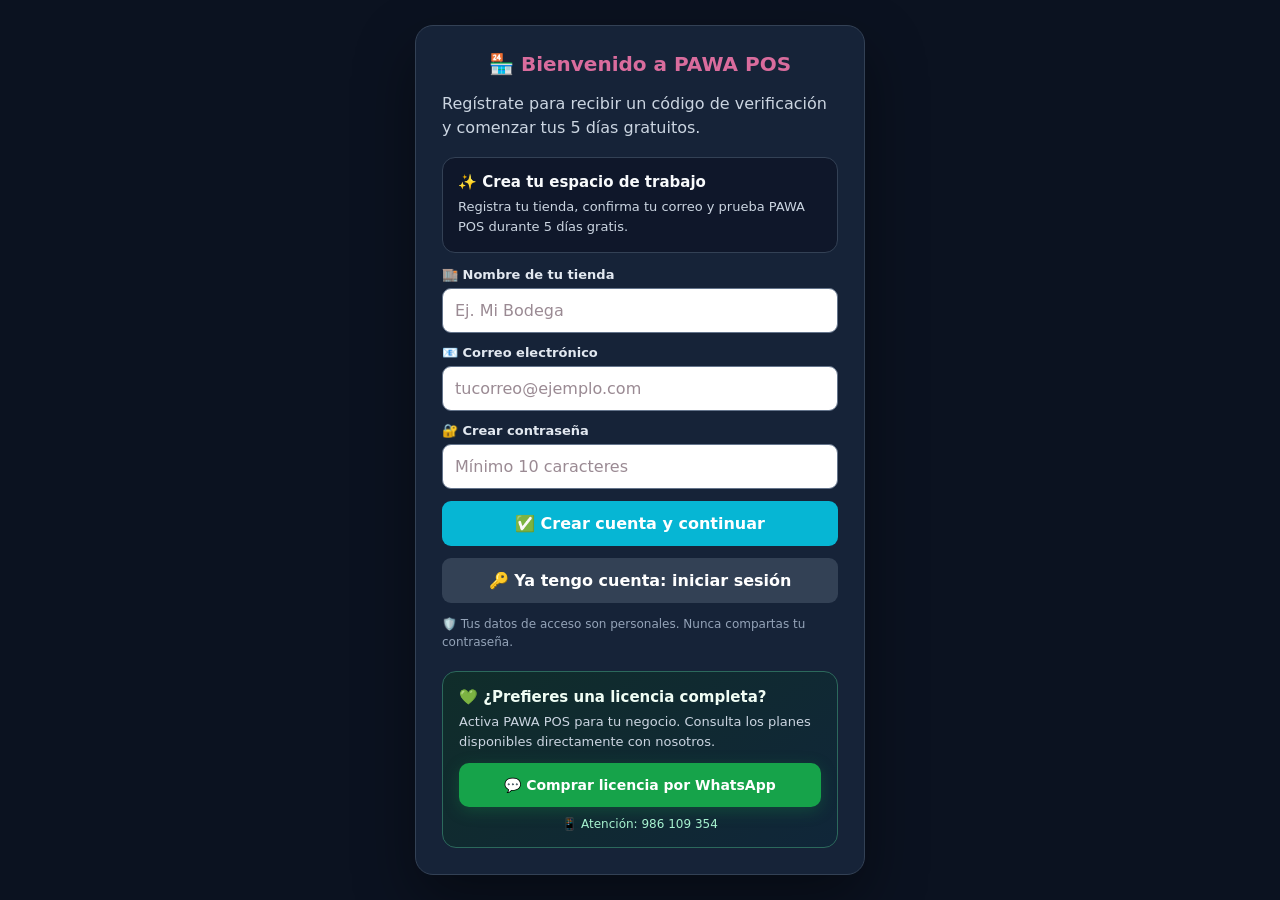
<file: index.html>
<!doctype html><html lang="es"><head><meta charset="utf-8"><meta name="viewport" content="width=device-width,initial-scale=1"><meta http-equiv="refresh" content="0;url=inicio.html"><title>PAWA POS</title>
<link rel="manifest" href="manifest.json?v=21">
<link rel="icon" type="image/png" href="pawa-favicon.png?v=21">
<link rel="apple-touch-icon" href="pawa-apple-touch-icon.png?v=21">
<meta name="apple-mobile-web-app-title" content="PAWA POS">
<meta name="application-name" content="PAWA POS">
<meta name="theme-color" content="#000000">
</head><body><a href="inicio.html">Abrir PAWA POS</a></body></html>
</file>
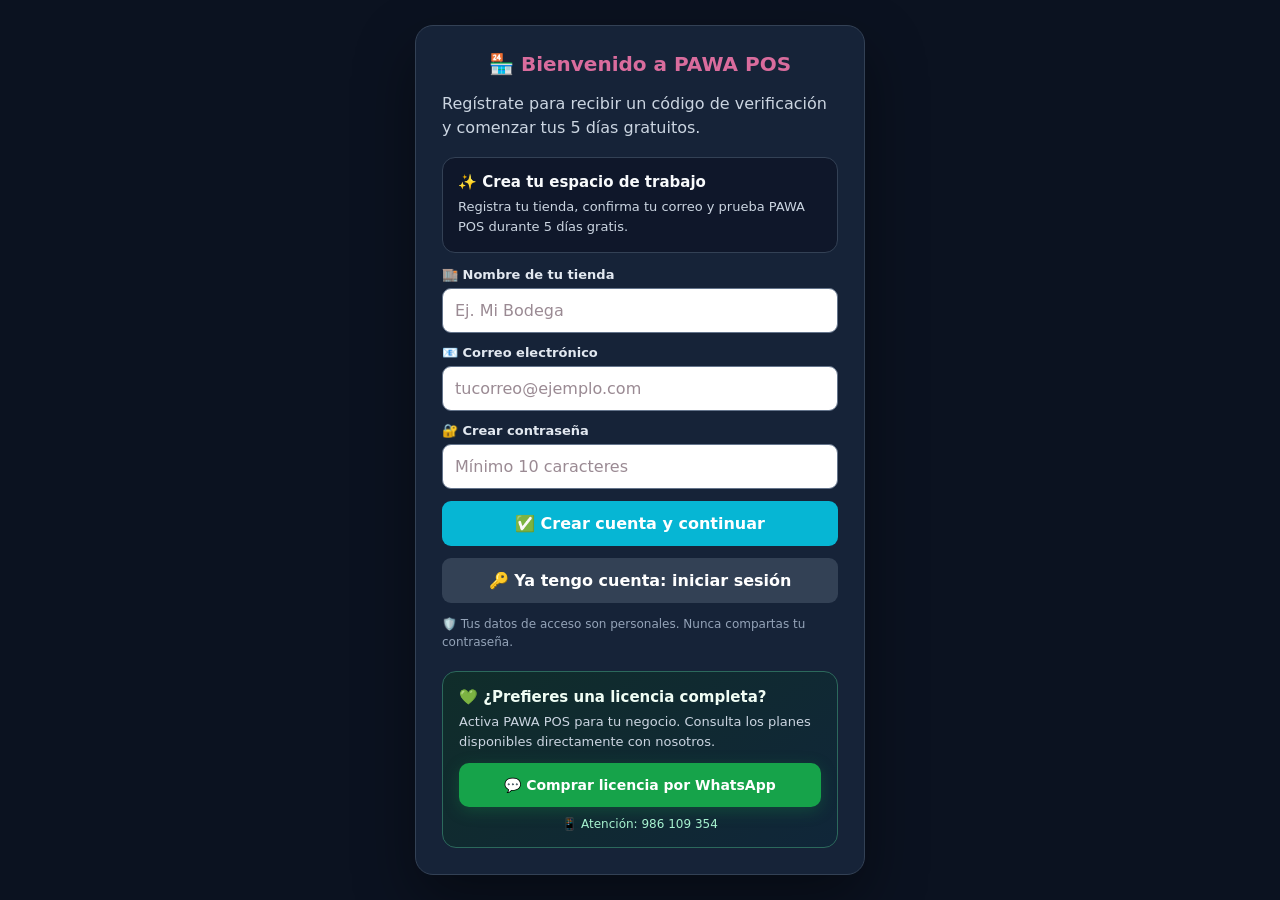
<file: administracion.html>
<!DOCTYPE html>
<html>
<head>
<script src="config-licencias.js?v=1"></script>
<script src="licencia-pos.js?v=20"></script>
<script src="cuenta-pawa.js?v=6"></script>
<meta name="viewport" content="width=device-width, initial-scale=1">
<link rel="stylesheet" href="estilos.css?v=89">
<link rel="stylesheet" href="pawa-paneles.css?v=6">
<title>Administración de tienda | PAWA POS</title>
<script src="acceso-panel-moderno.js?v=58"></script>

<link rel="manifest" href="manifest.json?v=21">
<link rel="icon" type="image/png" href="pawa-favicon.png?v=21">
<link rel="apple-touch-icon" href="pawa-apple-touch-icon.png?v=21">
<meta name="apple-mobile-web-app-title" content="PAWA POS">
<meta name="application-name" content="PAWA POS">
<meta name="theme-color" content="#000000">
</head>
<body class="pos-pro-admin" onload="verificarAccesoAdmin(); cargarAdmin()">
<nav class="pos-admin-sidebar" aria-label="Navegación principal">
  <div class="pos-admin-sidebar-brand"><span class="pos-admin-brand-icon">🏪</span><span><strong>POS</strong><small>Administración</small></span></div>
  <div class="pos-admin-side-links">
    <button type="button" data-admin-destino="menuAdmin" onclick="volverMenuAdmin()">⌂ <span>Resumen</span></button>
    <button type="button" data-admin-destino="panelProductos" onclick="mostrarApartadoAdmin('panelProductos')">📦<span>Productos</span></button>
    <button type="button" data-admin-destino="panelStock" onclick="mostrarApartadoAdmin('panelStock')">📋 <span>Inventario</span></button>
    <button type="button" data-admin-destino="panelTienda" onclick="mostrarApartadoAdmin('panelTienda')">🎨 <span>Diseño y tienda</span></button>
    <button type="button" data-admin-destino="panelRespaldo" onclick="mostrarApartadoAdmin('panelRespaldo')">💾<span>Respaldo</span></button>
  </div>
  <a class="pawa-cuenta-admin-link" href="mi-cuenta.html">♙ Mi cuenta</a>
  <a class="pos-admin-sidebar-inicio" href="inicio.html">← Volver a la tienda</a>
</nav>
<header class="pos-admin-header"><div class="pos-admin-header-inner"><div><small class="pos-admin-header-eyebrow">CENTRO DE CONTROL</small><h1>Administración</h1><p>Gestiona tu tienda desde un solo lugar</p></div><a class="pos-admin-regresar" href="inicio.html">⌂ <span>Ir a la tienda</span></a></div></header>
<div class="contenedor admin-contenedor">
  <section id="menuAdmin" class="admin-menu-principal">
   
  
    <p class="admin-descripcion">Consulta tus resultados y accede a las herramientas de tu negocio.</p>
    <div class="pos-pro-dashboard" id="resumenProfesional" aria-live="polite">
  <div class="pos-pro-dashboard-cabeza"><div><span class="pos-pro-sobretitulo">RESUMEN DE OPERACIONES</span><h3>Tu tienda hoy</h3></div><button type="button" id="actualizarDashboardPro">↻ Actualizar</button></div>
  <div class="pos-pro-kpis"><article><span>Ventas de hoy</span><strong id="proVentasHoy">—</strong></article><article><span>Ingresos del día</span><strong id="proIngresosHoy">—</strong></article><article><span>Productos con stock bajo</span><strong id="proStockBajo">—</strong></article><article><span>Valor de inventario*</span><strong id="proValorStock">—</strong></article></div>
  <div class="pos-pro-dashboard-pie"><div id="proMiniBarras" class="pos-pro-mini-barras"></div><small>*Valor estimado a precio de venta, no costo de adquisición. Las ventas se obtienen del historial guardado.</small></div>
</div>
<div class="admin-menu-opciones">
      <button type="button" class="admin-menu-opcion" onclick="mostrarApartadoAdmin('panelProductos')">
        <span class="admin-menu-icono">🛍️</span>
        <span class="admin-menu-titulo">PRODUCTOS</span>
        <span class="admin-menu-detalle">Crear, editar, buscar y eliminar productos</span>
        <span class="admin-menu-flecha">Abrir <span aria-hidden="true">↗</span></span>
      </button>
      <button type="button" class="admin-menu-opcion" onclick="mostrarApartadoAdmin('panelStock')">
        <span class="admin-menu-icono">📦</span>
        <span class="admin-menu-titulo">INVENTARIO / STOCK</span>
        <span class="admin-menu-detalle">Registrar existencias, reposiciones y productos con poco stock</span>
        <span class="admin-menu-flecha">Abrir <span aria-hidden="true">↗</span></span>
      </button>
      <button type="button" class="admin-menu-opcion" onclick="mostrarApartadoAdmin('panelTienda')">
        <span class="admin-menu-icono">🎨</span>
        <span class="admin-menu-titulo">DISEÑO Y DATOS DE LA TIENDA</span>
        <span class="admin-menu-detalle">Editar información, logotipo y colores</span>
        <span class="admin-menu-flecha">Abrir <span aria-hidden="true">↗</span></span>
      </button>
      <button type="button" class="admin-menu-opcion" onclick="mostrarApartadoAdmin('panelRespaldo')"><span class="admin-menu-icono">💾</span><span class="admin-menu-titulo">COPIAS DE SEGURIDAD</span><span class="admin-menu-detalle">Exportar datos y recuperar registros faltantes sin sobrescribir los actuales</span><span class="admin-menu-flecha">Abrir ↗</span></button>
    </div>
  </section>

  <div id="navegacionApartadoAdmin" class="admin-volver-contenedor" hidden>
    <button type="button" class="admin-volver" onclick="volverMenuAdmin()">← Volver al menú</button>
  </div>

  <main id="panelProductos" class="admin-panel" hidden>
    <section class="tarjeta">
      <h2>🛍️ Crear y editar productos</h2>
      <p class="admin-descripcion">Registra productos nuevos o modifica la información de los que ya tienes.</p>
      <label>Imagen del producto</label>
      <input type="file" id="productoInput" accept=".png,.jpg,.jpeg,.svg">
      <img id="productoVista" class="preview" alt="Imagen actual del producto">
      <label>Nombre del producto</label>
      <input id="nombreProducto" placeholder="Ejemplo: Ramo de rosas">
      <label>Código de barras (opcional)</label>
      <div class="admin-codigo-fila">
        <input id="codigoProducto" placeholder="Escanee o escriba un código">
        <button type="button" onclick="abrirEscanerProducto()">📷 Escanear</button>
      </div>
      <small>Si no coloca un código, el sistema generará uno automáticamente.</small>
      <label>Precio</label>
      <input id="precioProducto" type="number" min="0" step="0.01" placeholder="Ejemplo: 25.00">
      <label for="stockProducto" class="admin-stock-label">Stock inicial y unidad de venta</label>
      <div class="stock-unidad-fila">
        <input id="stockProducto" type="number" min="0" step="1" inputmode="numeric" placeholder="Cantidad (ej.: 20)" aria-label="Cantidad de stock inicial (opcional)">
        <select id="unidadProducto" aria-label="Unidad de medida para vender este producto">
          <option value="und">Unidad (und)</option>
          <option value="doc">Docena (doc)</option>
          <option value="ciento">Ciento</option>
          <option value="par">Par</option>
          <option value="caja">Caja</option>
          <option value="paq">Paquete (paq)</option>
          <option value="bolsa">Bolsa</option>
          <option value="kg">Kilogramo (kg)</option>
          <option value="g">Gramo (g)</option>
          <option value="L">Litro (L)</option>
          <option value="m">Metro (m)</option>
          <option value="rollo">Rollo</option>
          <option value="juego">Juego</option>
        </select>
      </div>
      <label for="categoriaProducto">Categoría (opcional)</label>
      <input id="categoriaProducto" maxlength="60" placeholder="Ejemplo: Bebidas, Abarrotes, Regalos">
      <div class="codigo">Código generado: <strong id="codigoVista">Se generará automáticamente</strong></div>
      <div class="admin-acciones-form">
        <button type="button" id="guardarProductoBtn" onclick="crearProducto()">CREAR PRODUCTO</button>
        <button type="button" class="admin-cancelar" id="cancelarEdicionBtn" onclick="cancelarEdicionProducto()" hidden>Cancelar edición</button>
      </div>
    </section>
    <section class="tarjeta">
      <h2>📦 Productos registrados</h2>
      <input id="buscadorAdmin" class="buscador" placeholder="🔎 Buscar por nombre o código" onkeyup="buscarAdmin()">
      <div id="listaProductos" class="grid"></div>
    </section>
  </main>

  <main id="panelStock" class="admin-panel" hidden>
    <section class="tarjeta inventario-pagina">
      <div class="inventario-cabecera"><div><h2>📦 Inventario de productos</h2><p class="admin-descripcion">Controla las unidades disponibles y registra nuevas entradas sin modificar precios ni boletas.</p></div><span id="inventarioConexion" class="inventario-estado">Actualizando catálogo…</span></div>
      <div id="inventarioResumen" class="inventario-resumen" aria-live="polite"></div>
      <div class="inventario-filtros">
        <input id="inventarioBuscar" class="buscador" placeholder="🔎 Buscar por nombre o código" oninput="renderizarInventario()" aria-label="Buscar inventario">
        <select id="inventarioFiltro" onchange="renderizarInventario()" aria-label="Filtrar inventario"><option value="todos">Todos los productos</option><option value="bajo">Stock bajo (1-4)</option><option value="agotado">Agotados (0)</option><option value="sin">Sin stock configurado</option></select>
      </div>
      <div id="inventarioLista" class="inventario-lista"></div>
      <section class="pos-pro-movimientos" aria-label="Movimientos del inventario"><div class="pos-pro-movimientos-cabecera"><h3>Últimos movimientos de stock</h3><button id="proActualizarMovimientos" type="button">↻ Actualizar</button></div><p class="pos-pro-ayuda">Incluye ventas y ajustes realizados desde esta versión. Los ajustes anteriores podrían no tener registro.</p><div id="proListaMovimientos" class="pos-pro-movimientos-lista">Consulta los movimientos registrados.</div></section>
      <p class="inventario-ayuda">Los productos sin stock configurado siguen funcionando como antes. Al ingresar su primera cantidad, el control de existencias queda activo para ese producto.</p>
    </section>
  </main>

  <main id="panelTienda" class="admin-panel" hidden>
    <section class="tarjeta">
      <h2>🏪 Datos de la tienda</h2>
      <p class="admin-descripcion">Edita la información que se muestra en tu tienda y en los comprobantes.</p>
      <label>Nombre de tienda</label>
      <input id="nombreTienda" placeholder="Nombre de la tienda">
      <label>Número de contacto</label>
      <input id="contactoTienda" placeholder="Ejemplo: 999999999">
      <label>Mensaje de la tienda</label>
      <input id="mensajeTienda" placeholder="Mensaje o descripción de la tienda">
      <label>Mensaje del comprobante</label>
      <input id="mensajeTicket" placeholder="Gracias por tu compra">
      <section class="pos-qr-admin">
        <header class="qr-head"><span class="qr-head-icon">▦</span><div><small>CONFIGURACIÓN DE COBROS</small><h3>Pagos con QR</h3><p>Administra los códigos que verán tus clientes al pagar con Yape o Plin.</p></div></header>
        <div class="pos-qr-admin-grid">
          <article class="pos-qr-admin-item qr-yape"><header class="qr-card-head"><span class="qr-brand">Y</span><div><h4>Yape</h4><small id="qrYapeEstado">Sin configurar</small></div></header><div class="qr-preview"><img id="qrYapeVista" class="pos-qr-admin-imagen" alt="QR de Yape" hidden><div id="qrYapeVacio" class="qr-empty"><span>▦</span><b>QR no configurado</b><small>Agrega la imagen de tu QR.</small></div></div><div class="qr-actions"><label for="qrYapeInput" class="qr-upload">Subir / cambiar QR</label><input type="file" id="qrYapeInput" accept="image/png,image/jpeg,image/webp"><button type="button" id="qrYapeQuitar" class="pos-qr-quitar">Quitar</button></div></article>
          <article class="pos-qr-admin-item qr-plin"><header class="qr-card-head"><span class="qr-brand">P</span><div><h4>Plin</h4><small id="qrPlinEstado">Sin configurar</small></div></header><div class="qr-preview"><img id="qrPlinVista" class="pos-qr-admin-imagen" alt="QR de Plin" hidden><div id="qrPlinVacio" class="qr-empty"><span>▦</span><b>QR no configurado</b><small>Agrega la imagen de tu QR.</small></div></div><div class="qr-actions"><label for="qrPlinInput" class="qr-upload">Subir / cambiar QR</label><input type="file" id="qrPlinInput" accept="image/png,image/jpeg,image/webp"><button type="button" id="qrPlinQuitar" class="pos-qr-quitar">Quitar</button></div></article>
        </div><p class="qr-admin-note">ⓘ Admite PNG, JPG o WebP. Pulsa <b>GUARDAR CAMBIOS</b> para aplicar la configuración.</p>
      </section>
      <section id="pawaConfigClaveAdmin" class="pawa-admin-security" aria-labelledby="pawaAdminTitulo">
        <header class="pawa-security-head">
          <span class="pawa-security-icon" aria-hidden="true">🔐</span>
          <div><span class="pawa-eyebrow">SEGURIDAD DE TU NEGOCIO</span><h3 id="pawaAdminTitulo">Acceso de administración</h3><p>Protege la configuración de tu tienda y el acceso a los paneles restringidos.</p></div>
          <span id="pawaAdminBadge" class="pawa-security-badge">Consultando…</span>
        </header>
        <p id="pawaAdminEstado" class="pawa-security-notice" role="status" aria-live="polite">Consultando configuración…</p>
        <div class="pawa-security-fields">
          <div class="pawa-admin-field" id="pawaAdminActualWrap">
            <label for="pawaAdminActual">Contraseña actual</label>
            <input id="pawaAdminActual" type="password" autocomplete="current-password" placeholder="Tu contraseña actual">
          </div>
          <div class="pawa-admin-field"><label for="pawaAdminNueva">Nueva contraseña</label><input id="pawaAdminNueva" type="password" autocomplete="new-password" minlength="4" maxlength="128" placeholder="Mínimo 4 caracteres"><small>Se aceptan desde 4 caracteres; se recomienda una contraseña más larga.</small></div>
          <div class="pawa-admin-field"><label for="pawaAdminConfirmar">Confirmar contraseña</label><input id="pawaAdminConfirmar" type="password" autocomplete="new-password" minlength="4" maxlength="128" placeholder="Repite la nueva contraseña"></div>
        </div>
        <div class="pawa-security-footer"><span>🛡️ La contraseña se almacena protegida en Neon y es independiente de tu cuenta PAWA.</span><button id="pawaAdminGuardarClave" type="button">Guardar contraseña <span aria-hidden="true">→</span></button></div>
      </section>
      <label>Logo de la tienda</label>
      <input type="file" id="logoInput" accept=".png,.jpg,.jpeg,.svg">
      <img id="logoVista" class="preview" alt="Vista previa del logo">
      <div class="pawa-marca-fija" style="margin-top:14px;padding:14px;border-radius:12px;border:1px solid #d5dbe3;background:#f8fafc;color:#172033;display:flex;align-items:center;gap:12px"><img src="pawa-icon-192.png" alt="Logo oficial PAWA POS" style="width:56px;height:56px;border-radius:12px"><div><strong>PAWA POS · Identidad de la aplicación</strong><div style="font-size:13px;margin-top:4px">Nombre e icono de instalación oficiales, no modificables. El logo de tu tienda de arriba sigue siendo independiente.</div></div></div>
    </section>
    <section class="tarjeta">
      <h2>🎨 Colores de la tienda</h2>
      <div class="pos-pro-temas" aria-label="Temas prediseñados"><strong>Temas rápidos</strong><div class="pos-pro-temas-opciones"><button type="button" data-tema-pro="claro">◯ Claro</button><button type="button" data-tema-pro="elegante">◉ Elegante</button><button type="button" data-tema-pro="noche">◐ Noche</button><button type="button" data-tema-pro="original">↶ Original</button></div><small>Prueba un tema y pulsa GUARDAR CAMBIOS para conservarlo.</small></div>
      <p class="admin-descripcion">Cambia los colores y revisa la vista previa antes de guardar.</p>
      <div class="panel-colores">
        <div class="opcion-color"><label for="colorFondo">Color 1: fondo de la tienda</label><input type="color" id="colorFondo" value="#fff7fb" oninput="previsualizarColores()"></div>
        <div class="opcion-color"><label for="colorPrincipal">Color 2: textos principales</label><input type="color" id="colorPrincipal" value="#d96c9d" oninput="previsualizarColores()"></div>
        <div class="opcion-color"><label for="colorProducto">Color 3: fondos de recuadros</label><input type="color" id="colorProducto" value="#ffffff" oninput="previsualizarColores()"></div>
        <div class="opcion-color"><label for="colorDatos">Color 4: códigos, precios y textos pequeños</label><input type="color" id="colorDatos" value="#4d3040" oninput="previsualizarColores()"></div>
        <div class="opcion-color"><label for="colorContorno">Color 5: contorno de tarjetas de productos</label><input type="color" id="colorContorno" value="#d8c2ce" oninput="previsualizarColores()"></div>
        <div class="opcion-color"><label for="colorBordes">Color 6: bordes de paneles y formularios</label><input type="color" id="colorBordes" value="#e7d8e1" oninput="previsualizarColores()"></div>
        <div class="opcion-color"><label for="colorSuave">Color 7: fondos secundarios y elementos destacados</label><input type="color" id="colorSuave" value="#f8eef4" oninput="previsualizarColores()"></div>
        <div class="opcion-color"><label for="colorNombreProducto">Color 8: nombre del producto en las tarjetas</label><input type="color" id="colorNombreProducto" value="#303646" oninput="previsualizarColores()"></div>
      </div>
      <div id="vistaPreviaColores" class="admin-vista-colores">
        <strong>Vista previa de tu tienda</strong>
        <div class="admin-vista-producto"><span class="vista-nombre-producto">Producto de ejemplo</span><small>Código: DM-0001</small><b>S/. 25.00</b></div>
        <div class="pos-v27-vista-secundaria"><span>Resumen · Color 7</span><small>Contorno · Color 6</small></div>
        <button type="button" tabindex="-1">Botón de ejemplo</button>
        <small>Contorno normal: color 5 · Stock bajo: amarillo · Agotado: rojo</small>
      </div>
      <p id="estadoColores" class="admin-estado" aria-live="polite"></p>
      <div class="admin-acciones-form">
        <button type="button" onclick="guardarTienda()">GUARDAR CAMBIOS</button>
        <button type="button" class="admin-cancelar" onclick="restaurarColores()">Restaurar colores</button>
      </div>
    </section>
  </main>
  <main id="panelRespaldo" class="admin-panel" hidden>
    <section class="tarjeta pos-v25-respaldo">
      <h2>💾 Copias de seguridad</h2>
      <p class="admin-descripcion">Descarga un archivo JSON privado con productos, ventas y movimientos del almacenamiento local. Contiene datos de clientes; guárdalo en un lugar seguro.</p>
      <button type="button" id="posExportarRespaldo" class="pos-v25-accion">↓ Descargar respaldo completo</button>
    </section>
    <section class="tarjeta pos-v25-respaldo">
      <h2>🔄 Recuperación controlada</h2>
      <p class="admin-descripcion">Selecciona un respaldo generado por este POS. La recuperación solo crea productos y ventas que no existan. No modifica productos o ventas existentes, ni vuelve a descontar stock. Los movimientos se guardan en el archivo para auditoría, pero no se reimportan.</p>
      <label for="posArchivoRespaldo">Archivo de respaldo (.json)</label>
      <input type="file" accept=".json,application/json" id="posArchivoRespaldo">
      <button type="button" id="posRestaurarRespaldo" class="pos-v25-accion" disabled>Recuperar registros faltantes</button>
      <p id="posRespaldoEstado" role="status" aria-live="polite">No hay un archivo seleccionado.</p>
    </section>
  </main>
</div>
<script>
function marcarNavegacionAdmin(id) {
  document.querySelectorAll("[data-admin-destino]").forEach(b => {
    const activo = b.dataset.adminDestino === id;
    b.classList.toggle("activo", activo);
    if(activo) b.setAttribute("aria-current", "page"); else b.removeAttribute("aria-current");
  });
}
marcarNavegacionAdmin("menuAdmin");
function mostrarApartadoAdmin(id) {
  marcarNavegacionAdmin(id);
  document.getElementById('menuAdmin').hidden = true;
  document.getElementById('navegacionApartadoAdmin').hidden = false;
  document.querySelectorAll('.admin-panel').forEach(panel => {
    panel.hidden = panel.id !== id;
  });
  // Al abrir Inventario se muestra el catálogo sin solicitar un código.
  if(id === 'panelStock') {
    if(typeof window.renderizarInventario === 'function') window.renderizarInventario();
    if(typeof cargarProductosDesdeFirebase === 'function') {
      cargarProductosDesdeFirebase().then(ok => {
        if(ok && typeof window.renderizarInventario === 'function') window.renderizarInventario();
      });
    }
  }
  window.scrollTo({top: 0, behavior: 'smooth'});
}
function volverMenuAdmin() {
  marcarNavegacionAdmin("menuAdmin");
  document.querySelectorAll('.admin-panel').forEach(panel => panel.hidden = true);
  document.getElementById('navegacionApartadoAdmin').hidden = true;
  document.getElementById('menuAdmin').hidden = false;
  window.scrollTo({top: 0, behavior: 'smooth'});
}
function cancelarEdicionProducto() {
  if (typeof productoEditando !== 'undefined') productoEditando = null;
  ['nombreProducto','codigoProducto','precioProducto','stockProducto','unidadProducto','categoriaProducto'].forEach(id => { const campo=document.getElementById(id); if(campo) campo.value=''; });
  const unidad=document.getElementById('unidadProducto');if(unidad)unidad.value='und';
  const stock=document.getElementById('stockProducto');if(stock)delete stock.dataset.stockOriginal;
  const img=document.getElementById('productoVista'); if(img) img.removeAttribute('src');
  if (typeof imagenProducto !== 'undefined') imagenProducto='';
  const btn=document.getElementById('guardarProductoBtn'); if(btn){btn.textContent='CREAR PRODUCTO';btn.setAttribute('onclick','crearProducto()');}
  const cancelar=document.getElementById('cancelarEdicionBtn'); if(cancelar) cancelar.hidden=true;
}
</script>
<script src="firebase-cloud.js?v=21"></script>
<script src="seguridad-pos-v25.js?v=69"></script>
<script src="tema.js?v=67"></script>
<script src="stock-alertas.js?v=88"></script>
<script src="app.js?v=21"></script>
<script src="inventario.js?v=56"></script>
<script src="transparencia-productos.js?v=6"></script>
<script src="ticket_canvas.js?v=111"></script>
<script src="respaldo-pos-v25.js?v=56"></script>
<script src="pos-profesional.js?v=67"></script>
<script src="qr-pagos.js?v=2"></script>
<nav class="pos-pro-bottom-nav" aria-label="Navegación móvil">
  <a href="inicio.html">⌂<span>Inicio</span></a>
  <a href="scanner.html"><span class="icono-escaner">[ ||| ]</span><span>Escáner</span></a>
  <a href="control_pedidos.html"><span class="icono-ventas">🧾</span><span>Ventas</span></a>
  <a class="activo" href="administracion.html" aria-current="page">⚙<span>Admin</span></a>
  <a class="pawa-cuenta-nav" href="mi-cuenta.html">♙<span>Mi cuenta</span></a>
</nav><script src="clave-admin-pawa.js?v=2"></script>
</body>
</html>
</file>
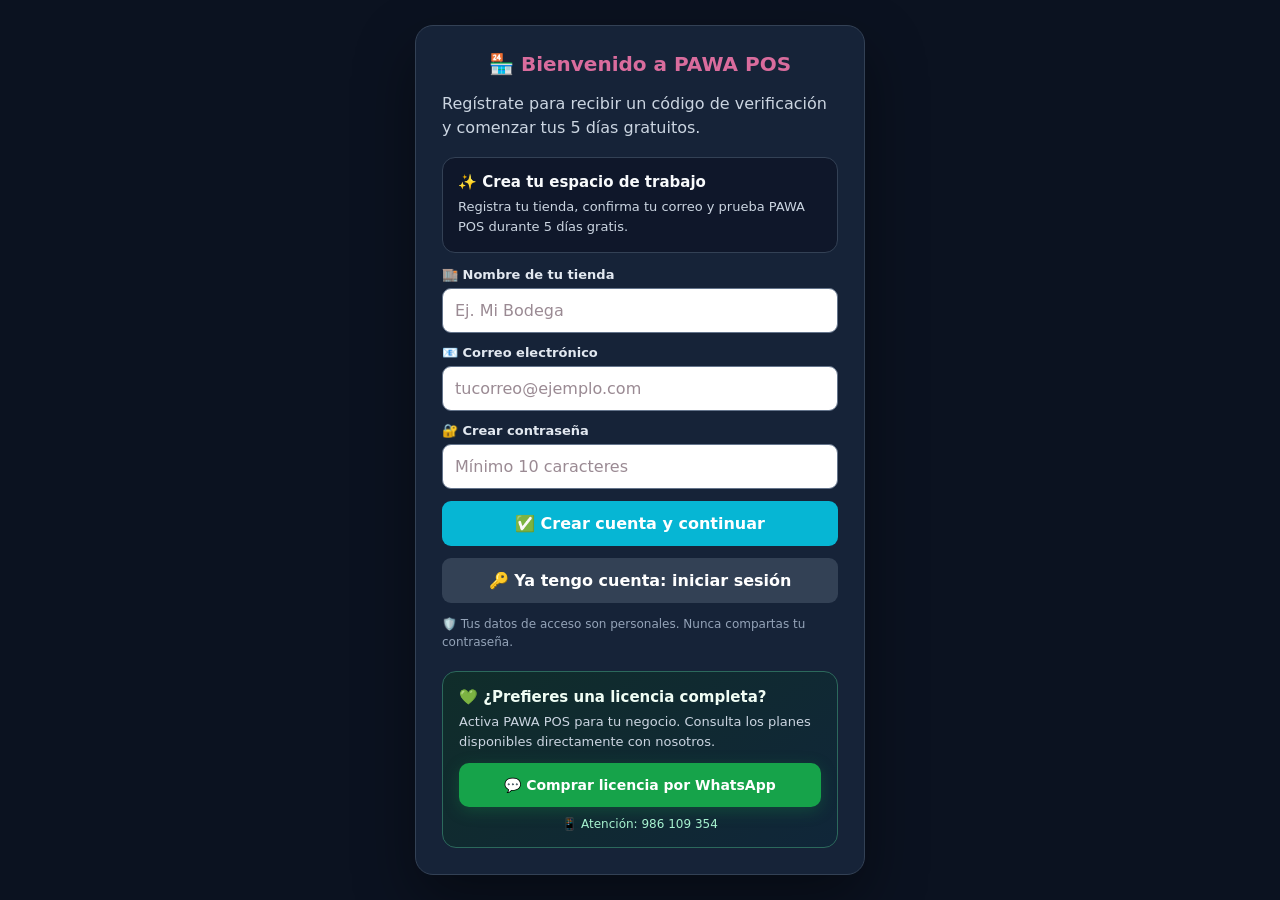
<file: control_pedidos.html>
<!doctype html>
<html lang="es">
<head>
<script src="config-licencias.js?v=1"></script>
<script src="licencia-pos.js?v=20"></script>
<script src="cuenta-pawa.js?v=6"></script>
<meta charset="utf-8">
<meta name="viewport" content="width=device-width,initial-scale=1">
<title>Ventas | PAWA POS</title>
<link rel="stylesheet" href="estilos.css?v=76">
<script src="tema.js?v=67" defer></script>
<script src="acceso-panel-moderno.js?v=58"></script>

<link rel="manifest" href="manifest.json?v=21">
<link rel="icon" type="image/png" href="pawa-favicon.png?v=21">
<link rel="apple-touch-icon" href="pawa-apple-touch-icon.png?v=21">
<meta name="apple-mobile-web-app-title" content="PAWA POS">
<meta name="application-name" content="PAWA POS">
<meta name="theme-color" content="#000000">
</head>
<body class="pagina-historial pagina-ventas-pro pos-ventas-v24">
<nav class="ventas-pro-sidebar" aria-label="Navegación principal">
  <div class="ventas-pro-brand"><span aria-hidden="true">🏪</span><div><strong>POS</strong><small>Punto de venta</small></div></div>
  <span class="ventas-pro-menu-label">ESPACIO DE TRABAJO</span>
  <a href="inicio.html">⌂ <span>Inicio</span></a>
  <a href="scanner.html">[ ||| ] <span>Escáner</span></a>
  <a href="control_pedidos.html" class="activo" aria-current="page">🛍️ <span>Ventas</span></a>
  <a href="administracion.html">⚙ <span>Administración</span></a>
  <a href="mi-cuenta.html" class="pawa-cuenta-nav">♙ <span>Mi cuenta</span></a>
  <div class="ventas-pro-sidebar-footer">Historial, reportes y reimpresión de boletas</div>
</nav>
<header class="ventas-pro-header"><div><span class="ventas-pro-eyebrow">PUNTO DE VENTA · REPORTES</span><h1>Ventas y boletas</h1><p>Controla tus ingresos, consulta movimientos y reimprime comprobantes.</p></div><a href="inicio.html" class="ventas-pro-header-link">⌂ Inicio</a></header>
<main class="ventas-contenedor" id="panelVentas" hidden>
  <div class="ventas-barra"><a class="ventas-volver" href="inicio.html">← Volver al inicio</a><button type="button" id="actualizarVentas">↻ Actualizar</button></div>
  <section class="ventas-filtros" aria-label="Filtros de ventas">
    <label>Fecha de venta <input type="date" id="fechaVentas"></label>
    <label>Buscar venta <input type="search" id="buscadorPedidos" placeholder="Número, cliente, DNI o producto"></label>
    <div class="ventas-filtro-acciones"><button type="button" id="ventasHoy">Hoy</button><button type="button" id="ventasAyer">Ayer</button><button type="button" id="ventasUltimos7">7 días</button><button type="button" id="ventasTodas">Todas</button></div>
  </section>
<section class="ventas-resumen" aria-label="Resumen de ventas">
    <article><span>Ventas registradas</span><strong id="cantidadVentas">0</strong></article>
    <article><span>Total vendido</span><strong id="totalVentas">S/ 0.00</strong></article>
    <article><span>Artículos vendidos</span><strong id="articulosVentas">0</strong></article>
    <article><span>Ticket promedio</span><strong id="promedioVentas">S/ 0.00</strong></article>
  </section>
  <section class="pos-pro-reportes ventas-pro-reportes" aria-label="Reportes de ventas">
    <div class="ventas-pro-reporte-cabeza"><div><span class="ventas-pro-eyebrow">ANÁLISIS COMERCIAL</span><h2>Reportes y estadísticas</h2><p>Los reportes utilizan el mismo historial que las boletas. Los periodos se calculan con la fecha seleccionada arriba.</p></div></div>
    <div class="pos-pro-reporte-acciones"><label class="ventas-pro-periodo">Periodo del reporte <select id="proPeriodoVentas" aria-label="Periodo del reporte"><option value="dia">Día seleccionado</option><option value="semana">Semana de la fecha</option><option value="mes">Mes de la fecha</option><option value="todas">Todas las fechas</option></select></label><button id="proExportarCSV" type="button">↓ Excel (CSV)</button><button id="proImprimirReporte" type="button">⎙ Imprimir / PDF</button></div>
    <div class="ventas-pro-reporte-kpis"><div><span>Ventas del periodo</span><strong id="proReporteVentas">0</strong></div><div><span>Ingresos</span><strong id="proReporteTotal">S/ 0.00</strong></div><div><span>Ticket promedio</span><strong id="proReportePromedio">S/ 0.00</strong></div></div>
    <div class="ventas-pro-analisis-grid"><section class="ventas-pro-analisis"><h3>Ventas por fecha</h3><div id="proGraficoVentas" class="ventas-pro-grafico" role="img" aria-label="Gráfico de ingresos por fecha"></div></section><section class="ventas-pro-analisis"><h3>Cobros por método</h3><div id="proResumenMetodos" class="pos-pro-metodos-resumen"></div></section></div>
    <section class="ventas-pro-top"><h3>Productos más vendidos</h3><div id="proTopProductos" class="pos-pro-top-productos"></div></section>
  </section>
  <div class="ventas-titulo"><h2 id="tituloVentas">Ventas del día</h2><span id="estadoVentas" role="status"></span></div>
  <div id="listaPedidos" class="ventas-listado"></div>
</main>
<div id="ticket" class="ticket" style="display:none" aria-label="Vista previa de boleta"></div>
<script src="firebase-cloud.js?v=21"></script>
<script src="seguridad-pos-v25.js?v=69"></script>
<script src="boleta-supermercado.js?v=114"></script>
<script src="ticket_canvas.js?v=114"></script>
<script src="historial-ventas.js?v=57"></script>
<script src="ventas-reportes-v24.js?v=55"></script>
<script>if('serviceWorker' in navigator)navigator.serviceWorker.register('service-worker.js?v=21',{updateViaCache:'none'});</script>
<nav class="pos-pro-bottom-nav" aria-label="Navegación móvil">
  <a href="inicio.html">⌂<span>Inicio</span></a>
  <a href="scanner.html"><span class="icono-escaner">[ ||| ]</span><span>Escáner</span></a>
  <a class="activo" href="control_pedidos.html" aria-current="page"><span class="icono-ventas">🧾</span><span>Ventas</span></a>
  <a href="administracion.html">⚙<span>Admin</span></a>
  <a class="pawa-cuenta-nav" href="mi-cuenta.html">♙<span>Mi cuenta</span></a>
</nav></body></html>
</file>
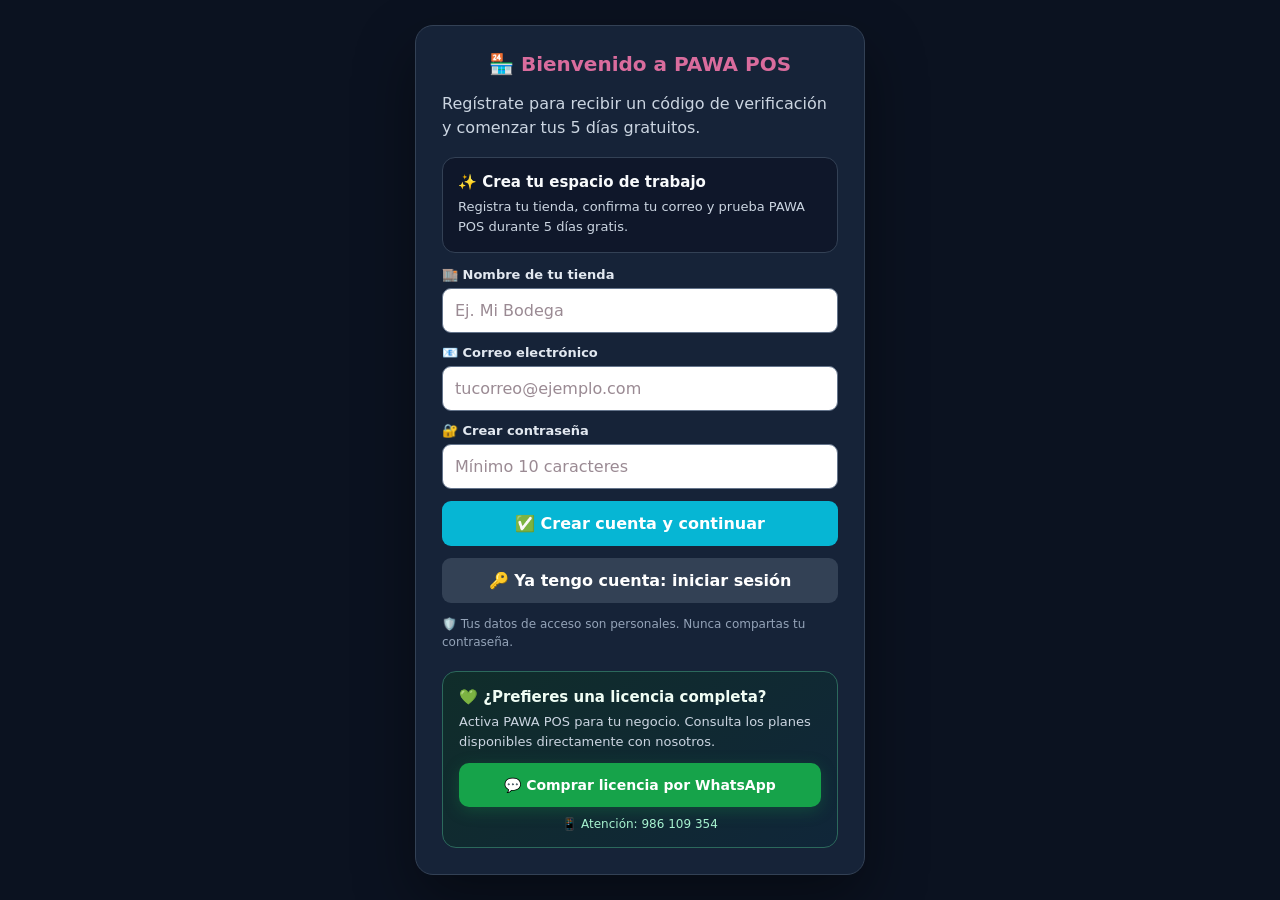
<file: inicio.html>
<!doctype html>
<html>
<head>
<title>PAWA POS</title>
<script src="config-licencias.js?v=1"></script>
<script src="licencia-pos.js?v=20"></script>
<script src="cuenta-pawa.js?v=6"></script>
<meta name="viewport" content="width=device-width,initial-scale=1">
<link rel="stylesheet" href="estilos.css?v=91">
<script src="tema.js?v=67" defer></script>
<script src="acceso-panel-moderno.js?v=58"></script>



<link rel="manifest" href="manifest.json?v=21">
<link rel="icon" type="image/png" href="pawa-favicon.png?v=21">
<link rel="apple-touch-icon" href="pawa-apple-touch-icon.png?v=21">
<meta name="apple-mobile-web-app-title" content="PAWA POS">
<meta name="application-name" content="PAWA POS">
<meta name="theme-color" content="#000000">
</head>

<body class="pos-pro-inicio" onload="cargarInicio()">

<header>
<img id="logoTienda" class="logo">
<h1 id="titulo">🌸 Tienda Artesanal</h1>
</header>



<div class="pos-pro-nav" aria-label="Navegación de escritorio"><a class="activo" href="inicio.html">⌂ Inicio</a><a href="scanner.html">[ ||| ] Escáner</a><a href="control_pedidos.html">🛍️ Ventas</a><a href="administracion.html">⚙ Administración</a><a href="mi-cuenta.html" class="pawa-cuenta-nav">♙ <span>Mi cuenta</span></a></div>
<div style="display:flex;justify-content:flex-end;margin:12px 16px 0"><a href="instalar.html" style="display:inline-flex;align-items:center;gap:6px;padding:8px 13px;border:1px solid #6e9ca9;border-radius:10px;color:inherit;background:rgba(96,160,180,.10);font-size:13px;font-weight:650;text-decoration:none">⬇ Instalar PAWA POS</a></div>
<div class="pos-pro-catalogo-cabecera"><div><span class="pos-pro-sobretitulo">CATÁLOGO</span><h2>Productos disponibles</h2></div><span class="pos-pro-etiqueta">Punto de venta</span></div>
<div class="pos-pro-buscadores"><select id="categoriaInicioPro" aria-label="Filtrar por categoría" onchange="buscarInicio()"><option value="todas">Todas las categorías</option></select>
<input id="buscadorInicio" class="buscador" placeholder="🔎 Buscar por nombre o código" onkeyup="buscarInicio()"></div>

<div id="productosInicio" class="grid"></div>

<button id="botonCarrito" class="boton-carrito-flotante" type="button" aria-label="Abrir carrito" aria-controls="panelCarrito" aria-expanded="false">🛒 <span id="cantidadCarrito" class="carrito-contador">0</span></button>
<aside id="panelCarrito" class="panel-carrito" aria-label="Carrito de compras" hidden>
 <div class="carrito-titulo"><h2>🛒 Mi carrito</h2><button type="button" id="cerrarCarrito" aria-label="Cerrar carrito">✕</button></div>
 <div id="listaCarrito" class="lista-carrito"></div>
 <div class="carrito-pie"><div class="carrito-total"><strong>Total a pagar</strong><strong id="totalCarrito">S/ 0.00</strong></div><div class="carrito-acciones"><button type="button" id="irPagarCarrito">💰 IR A PAGAR</button><button type="button" id="irEscanerCarrito">[ ||| ] IR AL ESCÁNER</button></div></div>
</aside>

<script src="offline-catalog.js"></script>
<script src="firebase-cloud.js?v=21"></script>
<script src="seguridad-pos-v25.js?v=69"></script>
<script src="stock-alertas.js?v=88"></script>
<script src="app.js?v=21"></script>
<script src="carrito.js?v=50"></script>

<nav class="pos-pro-bottom-nav" aria-label="Navegación móvil">
  <a class="activo" href="inicio.html" aria-current="page">⌂<span>Inicio</span></a>
  <a href="scanner.html"><span class="icono-escaner">[ ||| ]</span><span>Escáner</span></a>
  <a href="control_pedidos.html"><span class="icono-ventas">🧾</span><span>Ventas</span></a>
  <a href="administracion.html">⚙<span>Admin</span></a>
  <a class="pawa-cuenta-nav" href="mi-cuenta.html">♙<span>Mi cuenta</span></a>
</nav>
<script src="ticket_canvas.js?v=112"></script>
<script src="pos-profesional.js?v=67"></script><script>
if('serviceWorker' in navigator){
 navigator.serviceWorker.register('service-worker.js?v=21',{updateViaCache:'none'});
}
</script>
</body>
</html>
</file>
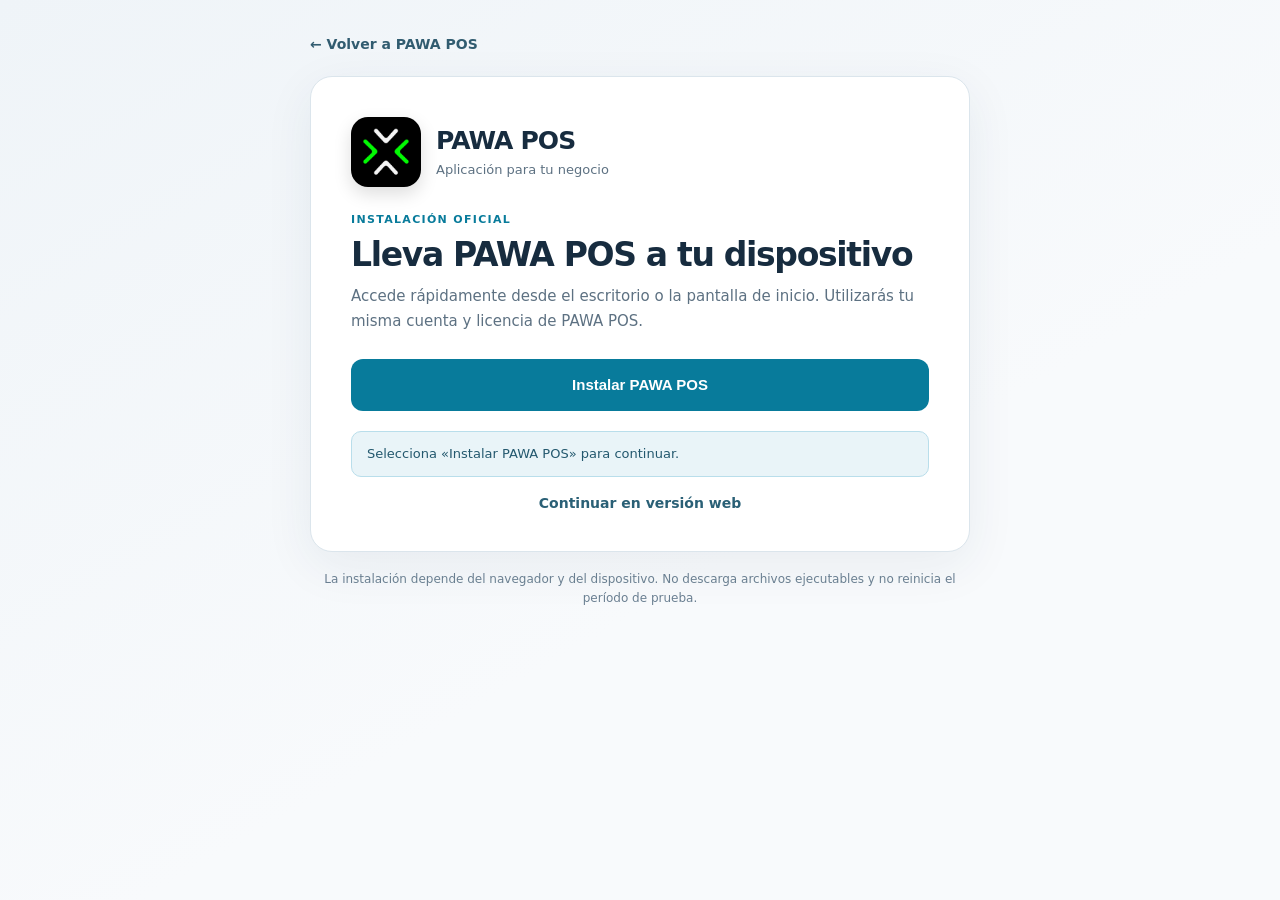
<file: instalar.html>
<!doctype html>
<html lang="es">
<head>
  <meta charset="utf-8">
  <meta name="viewport" content="width=device-width,initial-scale=1,viewport-fit=cover">
  <meta name="theme-color" content="#101c2e">
  <meta name="application-name" content="PAWA POS">
  <meta name="apple-mobile-web-app-title" content="PAWA POS">
  <link rel="manifest" href="manifest.json?v=22">
  <link rel="icon" type="image/png" href="pawa-favicon.png?v=21">
  <link rel="apple-touch-icon" href="pawa-apple-touch-icon.png?v=21">
  <title>Instalar PAWA POS</title>
  <style>
    :root{font-family:system-ui,-apple-system,"Segoe UI",sans-serif;color-scheme:light;--ink:#172c3f;--muted:#5d7182;--line:#dbe5ec;--accent:#087b9b}
    *{box-sizing:border-box}
    body{margin:0;min-height:100dvh;background:linear-gradient(150deg,#eff4f8,#f8fafc 60%);color:var(--ink)}
    .shell{width:min(100% - 32px,660px);margin:0 auto;padding:34px 0 70px}
    .back{display:inline-flex;align-items:center;gap:6px;color:#315c70;text-decoration:none;font-size:14px;font-weight:650;margin-bottom:24px}
    .card{background:#fff;border:1px solid var(--line);border-radius:22px;box-shadow:0 14px 50px #16374f12;padding:clamp(22px,5vw,40px)}
    .brand{display:flex;align-items:center;gap:15px;margin-bottom:26px}
    .brand img{width:70px;height:70px;object-fit:cover;border-radius:17px;box-shadow:0 7px 18px #0002}
    .brand h1{font-size:25px;margin:0 0 4px;letter-spacing:-.035em}
    .brand small{color:var(--muted);font-size:13px}
    .eyebrow{text-transform:uppercase;color:#087b9b;font-weight:800;font-size:11px;letter-spacing:.12em}
    h2{font-size:clamp(24px,5.5vw,33px);letter-spacing:-.04em;line-height:1.15;margin:10px 0}
    .lead{font-size:15px;color:var(--muted);line-height:1.7;margin:0 0 24px}
    .primary{width:100%;display:flex;justify-content:center;align-items:center;gap:9px;background:#087b9b;color:white;border:0;border-radius:12px;min-height:52px;font-size:15px;font-weight:750;cursor:pointer;text-decoration:none;padding:12px 18px}
    .primary:focus-visible,.secondary:focus-visible,.back:focus-visible{outline:3px solid #58c8dc;outline-offset:3px}
    .primary:hover{background:#076780}
    .secondary{display:block;text-align:center;color:#2a6076;font-size:14px;text-decoration:none;font-weight:700;margin-top:18px}
    .notice{margin-top:20px;padding:12px 15px;border-radius:10px;background:#e9f4f8;border:1px solid #b9deeb;color:#23586e;font-size:13px;line-height:1.55}
    .steps{margin-top:25px;border-top:1px solid var(--line);padding-top:22px}
    .steps h3{font-size:16px;margin:0 0 14px}
    .step{display:flex;align-items:flex-start;gap:12px;margin:13px 0;color:#455d70;line-height:1.6;font-size:14px}
    .num{flex:none;width:25px;height:25px;border-radius:8px;background:#dff2f7;color:#086f8e;display:grid;place-items:center;font-weight:800;font-size:12px}
    .is-hidden{display:none!important}
    .foot{font-size:12px;color:#6a7f91;text-align:center;line-height:1.6;margin-top:18px}
  </style>
</head>
<body>
  <main class="shell">
    <a class="back" href="inicio.html">← Volver a PAWA POS</a>
    <section class="card" aria-labelledby="heading">
      <div class="brand"><img src="pawa-icon-192.png" width="70" height="70" alt="Logo oficial de PAWA POS"><div><h1>PAWA POS</h1><small>Aplicación para tu negocio</small></div></div>
      <div class="eyebrow">Instalación oficial</div>
      <h2 id="heading">Lleva PAWA POS a tu dispositivo</h2>
      <p class="lead">Accede rápidamente desde el escritorio o la pantalla de inicio. Utilizarás tu misma cuenta y licencia de PAWA POS.</p>
      <button class="primary" id="installBtn" type="button">Instalar PAWA POS</button>
      <div id="status" class="notice" role="status" aria-live="polite">Selecciona «Instalar PAWA POS» para continuar.</div>
      <div id="help" class="steps is-hidden" aria-live="polite">
        <h3 id="helpTitle">Instalación manual</h3>
        <div id="helpSteps"></div>
      </div>
      <a href="inicio.html" class="secondary">Continuar en versión web</a>
    </section>
    <p class="foot">La instalación depende del navegador y del dispositivo. No descarga archivos ejecutables y no reinicia el período de prueba.</p>
  </main>
  <script>
  (()=>{
    'use strict';
    const btn=document.getElementById('installBtn');
    const status=document.getElementById('status');
    const help=document.getElementById('help');
    const title=document.getElementById('helpTitle');
    const steps=document.getElementById('helpSteps');
    let deferredPrompt=null;
    const isStandalone=()=>window.matchMedia('(display-mode: standalone)').matches||navigator.standalone===true;
    const isIOS=/iPhone|iPad|iPod/i.test(navigator.userAgent);
    const isAndroid=/Android/i.test(navigator.userAgent);
    function showHelp(){
      const content=isIOS?{
        title:'Instalar en iPhone o iPad',
        steps:['Abre este enlace en Safari.','Toca Compartir (icono cuadrado con flecha hacia arriba).','Selecciona «Añadir a pantalla de inicio» y confirma «Añadir».']
      }:isAndroid?{
        title:'Instalar en Android',
        steps:['Abre PAWA POS en Chrome.','Toca el menú de tres puntos ⋮.','Selecciona «Instalar aplicación» o «Añadir a pantalla de inicio» y confirma.']
      }:{
        title:'Instalar en Windows o computadora',
        steps:['Abre PAWA POS con Chrome o Microsoft Edge.','En la barra de direcciones, busca el icono de instalación o abre el menú ⋮.','Selecciona «Instalar PAWA POS» o «Aplicaciones → Instalar este sitio como aplicación».','Si solo se ofrece crear un acceso directo, puedes usar esa opción.']
      };
      title.textContent=content.title;
      steps.replaceChildren();
      content.steps.forEach((step,i)=>{
        const row=document.createElement('div');row.className='step';
        const n=document.createElement('span');n.className='num';n.textContent=String(i+1);
        const t=document.createElement('span');t.textContent=step;
        row.append(n,t);steps.append(row);
      });
      help.classList.remove('is-hidden');
    }
    function alreadyInstalled(){
      if(isStandalone()){
        btn.textContent='PAWA POS ya está instalado';btn.disabled=true;
        status.textContent='Estás utilizando PAWA POS como aplicación instalada.';
        return true;
      }
      return false;
    }
    window.addEventListener('beforeinstallprompt',event=>{
      event.preventDefault();
      deferredPrompt=event;
      if(!alreadyInstalled()){
        status.textContent='La instalación está disponible. Pulsa el botón para continuar.';
      }
    });
    window.addEventListener('appinstalled',()=>{
      deferredPrompt=null;btn.disabled=true;btn.textContent='PAWA POS instalado';
      status.textContent='Instalación completada. Busca PAWA POS en tus aplicaciones.';
      help.classList.add('is-hidden');
    });
    btn.addEventListener('click',async()=>{
      if(alreadyInstalled())return;
      if(deferredPrompt){
        const prompt=deferredPrompt;deferredPrompt=null;
        btn.disabled=true;status.textContent='Confirma la instalación en la ventana del navegador.';
        try{
          await prompt.prompt();
          const choice=await prompt.userChoice;
          status.textContent=choice.outcome==='accepted'?'Solicitud aceptada. Comprueba si PAWA POS aparece entre tus aplicaciones.':'Instalación cancelada. Puedes volver a intentarlo desde el menú de tu navegador.';
        }catch(_){status.textContent='No se pudo abrir la instalación automática. Sigue las instrucciones manuales.';showHelp();}
        finally{btn.disabled=false;}
      }else{
        showHelp();
        status.textContent=isIOS?'En iPhone, utiliza Safari → Compartir → Añadir a pantalla de inicio.':'Tu navegador no ofreció la instalación automática. Sigue estos pasos para instalar o crear un acceso directo.';
      }
    });
    if('serviceWorker' in navigator){
      navigator.serviceWorker.register('service-worker.js?v=22',{updateViaCache:'none'}).catch(()=>{});
    }
    alreadyInstalled();
    if(isIOS&&!isStandalone()){
      status.textContent='En iPhone, Safari permite añadir PAWA POS a la pantalla de inicio.';
    }
  })();
  </script>
</body>
</html>
</file>
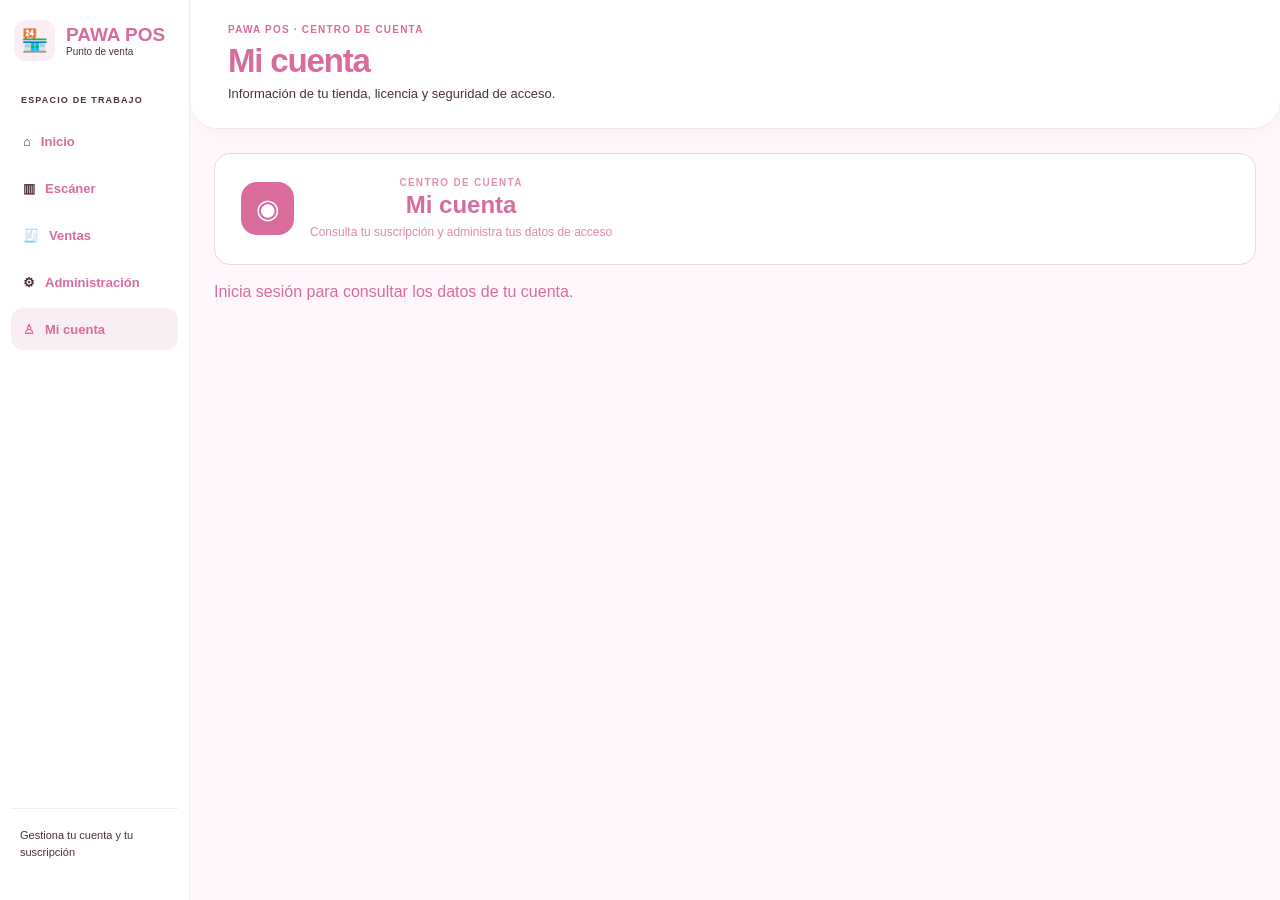
<file: mi-cuenta.html>
<!doctype html>
<html lang="es"><head>
<meta charset="utf-8"><meta name="viewport" content="width=device-width,initial-scale=1">
<title>Mi cuenta | PAWA POS</title>
<script src="config-licencias.js?v=1"></script>
<script src="licencia-pos.js?v=20"></script>
<link rel="stylesheet" href="estilos.css?v=92">
<link rel="stylesheet" href="pawa-paneles.css?v=6">
<script src="tema.js?v=67" defer></script>
<script src="cuenta-pawa.js?v=6" defer></script>

<link rel="manifest" href="manifest.json?v=21">
<link rel="icon" type="image/png" href="pawa-favicon.png?v=21">
<link rel="apple-touch-icon" href="pawa-apple-touch-icon.png?v=21">
<meta name="apple-mobile-web-app-title" content="PAWA POS">
<meta name="application-name" content="PAWA POS">
<meta name="theme-color" content="#000000">
</head><body class="pos-ventas-v24 pawa-cuenta-pagina">
<nav class="ventas-pro-sidebar" aria-label="Navegación principal">
  <div class="ventas-pro-brand"><span aria-hidden="true">🏪</span><div><strong>PAWA POS</strong><small>Punto de venta</small></div></div>
  <span class="ventas-pro-menu-label">ESPACIO DE TRABAJO</span>
  <a href="inicio.html">⌂ <span>Inicio</span></a>
  <a href="scanner.html">▥ <span>Escáner</span></a>
  <a href="control_pedidos.html">🧾 <span>Ventas</span></a>
  <a href="administracion.html">⚙ <span>Administración</span></a>
  <a href="mi-cuenta.html" class="activo" aria-current="page">♙ <span>Mi cuenta</span></a>
  <div class="ventas-pro-sidebar-footer">Gestiona tu cuenta y tu suscripción</div>
</nav>
<header class="ventas-pro-header"><div><span class="ventas-pro-eyebrow">PAWA POS · CENTRO DE CUENTA</span><h1>Mi cuenta</h1><p>Información de tu tienda, licencia y seguridad de acceso.</p></div><a class="ventas-pro-header-link" href="inicio.html">⌂ Inicio</a></header>
<main class="pawa-account-main" aria-label="Panel Mi cuenta">
<section id="pawa-cuenta-panel" aria-live="polite"><p class="pawa-account-loading">Cargando datos de la cuenta…</p></section>
</main>
<nav class="pos-pro-bottom-nav" aria-label="Navegación móvil">
  <a href="inicio.html">⌂<span>Inicio</span></a>
  <a href="scanner.html">▥<span>Escáner</span></a>
  <a href="control_pedidos.html">🧾<span>Ventas</span></a>
  <a href="administracion.html">⚙<span>Admin</span></a>
  <a href="mi-cuenta.html" class="activo" aria-current="page">♙<span>Mi cuenta</span></a>
</nav>
<script>if('serviceWorker' in navigator)navigator.serviceWorker.register('service-worker.js?v=21',{updateViaCache:'none'});</script>
</body></html>
</file>
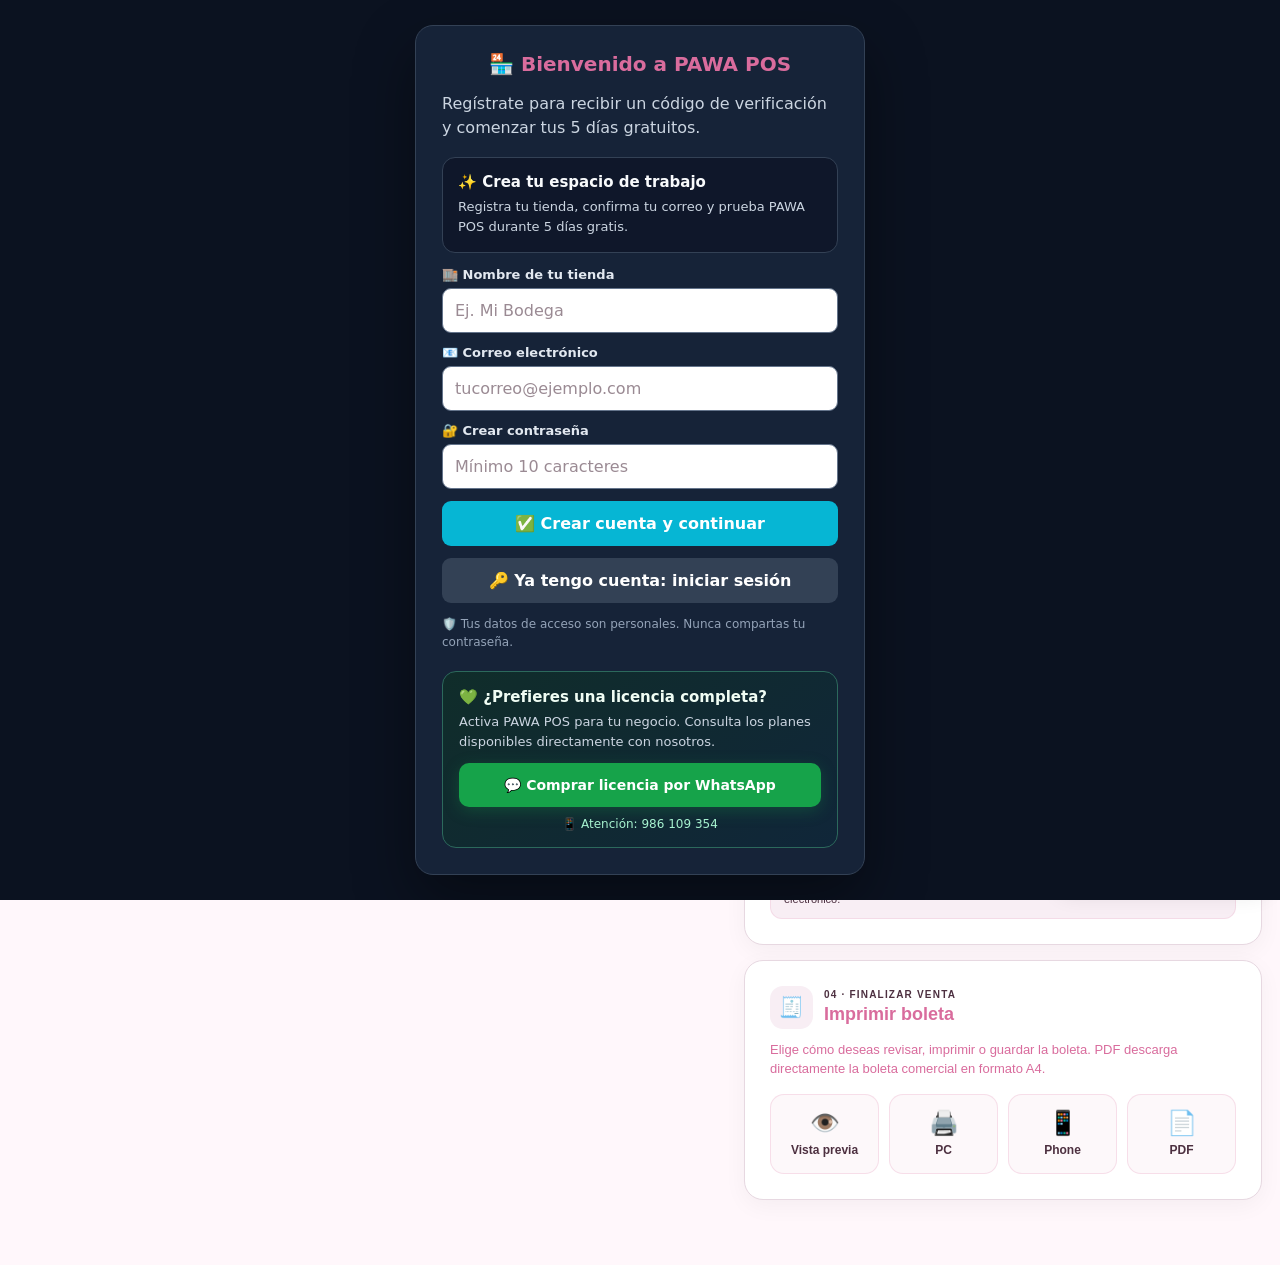
<file: pedidos.html>
<!doctype html>
<html lang="es">
<head>
<title>PAWA POS</title>
<script src="config-licencias.js?v=1"></script>
<script src="licencia-pos.js?v=20"></script>
<script src="cuenta-pawa.js?v=6"></script>
<meta name="viewport" content="width=device-width, initial-scale=1">
<link rel="stylesheet" href="estilos.css?v=76">
<script src="tema.js?v=67" defer></script>

<link rel="manifest" href="manifest.json?v=21">
<link rel="icon" type="image/png" href="pawa-favicon.png?v=21">
<link rel="apple-touch-icon" href="pawa-apple-touch-icon.png?v=21">
<meta name="apple-mobile-web-app-title" content="PAWA POS">
<meta name="application-name" content="PAWA POS">
<meta name="theme-color" content="#000000">
</head>

<body class="pagina-pedidos pos-pedido-v23" onload="if(new URLSearchParams(location.search).get('desde')==='escaner'){iniciarPagoEscaneado()}else{cargarPedido()}">

<nav class="pedido-pro-sidebar" aria-label="Navegación principal">
  <div class="pedido-pro-brand"><span class="pedido-pro-brand-icon" aria-hidden="true">🏪</span><span><strong>POS</strong><small>Punto de venta</small></span></div>
  <span class="pedido-pro-menu-label">ESPACIO DE TRABAJO</span>
  <a href="inicio.html"><span aria-hidden="true">⌂</span> Inicio</a>
  <a href="scanner.html"><span aria-hidden="true">[ ||| ]</span> Escáner</a>
  <a href="control_pedidos.html"><span aria-hidden="true">🛍️</span> Ventas</a>
  <a href="administracion.html"><span aria-hidden="true">⚙</span> Administración</a>
  <div class="pedido-pro-side-footer">Cobro, datos del cliente y emisión de boleta</div>

  <a href="mi-cuenta.html" class="pawa-cuenta-nav">♙ <span>Mi cuenta</span></a>
</nav>
<header class="pedido-cabecera">
  <div class="pedido-cabecera-interior">
    <div class="pedido-marca"><span class="pedido-marca-icono" aria-hidden="true">🧾</span><div><span class="pedido-etiqueta">PUNTO DE VENTA · COBRO</span><h1>Generar pedido</h1><p>Confirma los productos, registra el pago y genera la boleta</p></div></div>
    <a class="pedido-volver" href="inicio.html" aria-label="Regresar al inicio">← <span>Volver a tienda</span></a>
  </div>
</header>
<div class="pedido-pro-etapas" aria-label="Proceso de cobro"><span><b>01</b> Compra</span><span><b>02</b> Cliente</span><span><b>03</b> Pago</span><span><b>04</b> Boleta</span></div>
<main class="pedido-layout">
  <section class="pedido-columna-detalle" aria-label="Resumen de compra">
    <div class="card pedido-panel pedido-resumen">
      <div class="pedido-encabezado-seccion"><span class="pedido-icono">🛍️</span><div><span class="pedido-sobretitulo">01 · TU COMPRA</span><h2 id="tituloSeleccionPedido">Producto seleccionado</h2></div></div>
      <div id="productoPedido" class="pedido-productos"></div>
      <div class="pedido-resumen-inferior"><div><span class="pedido-total-caption">IMPORTE TOTAL</span><small>Verifica los productos antes de imprimir</small></div><div id="totalPedido" class="pedido-total">Total: S/. 0</div></div>
      <p id="avisoPagoEscaneado" class="pedido-nota" hidden></p>
    </div>
    <div class="pedido-pie-seguridad"><span aria-hidden="true">✓</span> Tu pedido se registra cuando generas la boleta.</div>
  </section>
  <section class="pedido-columna-formulario" aria-label="Datos e impresión">
    <div class="card pedido-panel pedido-formulario">
      <div class="pedido-encabezado-seccion"><span class="pedido-icono">👤</span><div><span class="pedido-sobretitulo">02 · INFORMACIÓN DEL COMPRADOR</span><h2>Datos del cliente</h2></div></div>
      <p class="pedido-ayuda">Completa los datos que deseas incluir en la boleta.</p>
      <div class="pedido-campos">
        <div class="pedido-campo pedido-campo-completo"><label for="cliente">Nombre del cliente</label><input id="cliente" placeholder="Nombre completo" autocomplete="name"></div>
        <div class="pedido-campo"><label for="dniCliente">Número de DNI</label><input id="dniCliente" type="text" inputmode="numeric" maxlength="8" pattern="[0-9]{8}" placeholder="8 dígitos" autocomplete="off" title="DNI de 8 dígitos"></div>
        <div class="pedido-campo"><label for="telefonoCliente">Teléfono del cliente</label><input id="telefonoCliente" type="tel" inputmode="tel" maxlength="20" placeholder="999 999 999" autocomplete="tel"></div>
        <div class="pedido-campo pedido-campo-completo"><label for="direccionCliente">Dirección del cliente</label><input id="direccionCliente" type="text" maxlength="200" placeholder="Calle, número y referencia" autocomplete="street-address"></div>
      </div>
    </div>
    <div class="card pedido-panel pos-pro-pagos" id="proPanelPagos">
      <div class="pedido-encabezado-seccion"><span class="pedido-icono">💳</span><div><span class="pedido-sobretitulo">03 · COBRO</span><h2>Método de pago</h2></div></div>
      <div class="pos-pro-metodos" role="group" aria-label="Seleccionar método de pago"><label><input type="radio" name="metodoPagoPro" value="Efectivo" checked> Efectivo</label><label><input type="radio" name="metodoPagoPro" value="Yape"> Yape</label><label><input type="radio" name="metodoPagoPro" value="Plin"> Plin</label><label><input type="radio" name="metodoPagoPro" value="Tarjeta"> Tarjeta</label></div>
      <section id="posQrCobro" class="pos-qr-cobro" hidden aria-live="polite"><header class="qr-pay-head"><span id="posQrCobroMarca" class="qr-pay-brand">Y</span><div><small>COBRO DIGITAL</small><h3 id="posQrCobroTitulo">Pagar con Yape</h3></div><span id="posQrCobroEstado" class="qr-pay-status">QR disponible</span></header><div class="qr-pay-amount"><span>Total a cobrar</span><strong id="posQrCobroMonto">S/ 0.00</strong></div><div class="qr-pay-image"><img id="posQrCobroImagen" alt="Código QR de cobro" hidden><div id="posQrCobroVacio" class="qr-empty" hidden><span>▦</span><b>QR no configurado</b><small>Agrega este QR en Datos de la tienda.</small></div></div><p id="posQrCobroNota"></p><footer class="qr-pay-notice">✓ Verifica que el dinero llegue a tu cuenta antes de entregar el pedido. El POS no confirma pagos automáticamente.</footer></section>
      <div id="proCalculoVuelto" class="pos-pro-vuelto"><label for="proRecibido">Monto recibido (S/)</label><input id="proRecibido" type="number" min="0" step="0.01" inputmode="decimal" placeholder="Importe recibido"><div class="pos-pro-vuelto-linea"><span>Vuelto estimado</span><strong id="proVuelto">S/ 0.00</strong></div><small>El método de pago quedará registrado en la venta; no se procesa ningún cobro electrónico.</small></div>
    </div>
    <div class="card pedido-panel pedido-impresion">
      <div class="pedido-encabezado-seccion"><span class="pedido-icono">🧾</span><div><span class="pedido-sobretitulo">04 · FINALIZAR VENTA</span><h2>Imprimir boleta</h2></div></div>
      <p class="pedido-ayuda">Elige cómo deseas revisar, imprimir o guardar la boleta. PDF descarga directamente la boleta comercial en formato A4.</p>
      <div class="acciones-pedido">
        <button type="button" onclick="vistaPreviaBoletaSupermercado()" aria-label="Vista previa"><span class="pedido-accion-icono">👁️</span><span>Vista previa</span></button>
        <button type="button" onclick="window.imprimirTicket()" aria-label="Imprimir en PC"><span class="pedido-accion-icono">🖨️</span><span>PC</span></button>
        <button type="button" onclick="window.compartirBoletaDesdePedido()" aria-label="Compartir para imprimir en teléfono"><span class="pedido-accion-icono">📱</span><span>Phone</span></button>
        <button type="button" onclick="window.guardarPDF()" aria-label="Guardar PDF"><span class="pedido-accion-icono">📄</span><span>PDF</span></button>
      </div>
    </div>
  </section>
</main>

<nav class="pos-pro-bottom-nav" aria-label="Navegación móvil">
  <a href="inicio.html">⌂<span>Inicio</span></a>
  <a href="scanner.html"><span class="icono-escaner">[ ||| ]</span><span>Escáner</span></a>
  <a class="activo" href="control_pedidos.html" aria-current="page"><span class="icono-ventas">🧾</span><span>Ventas</span></a>
  <a href="administracion.html">⚙<span>Admin</span></a>
  <a class="pawa-cuenta-nav" href="mi-cuenta.html">♙<span>Mi cuenta</span></a>
</nav>
<div id="dialogoFinVenta" class="fin-venta-fondo" hidden>
  <section class="fin-venta-modal" role="dialog" aria-modal="true" aria-labelledby="finVentaTitulo" aria-describedby="finVentaDescripcion">
    <div class="fin-venta-icono" aria-hidden="true">🛒</div>
    <h2 id="finVentaTitulo">¿Vaciar carrito?</h2>
    <p id="finVentaDescripcion">La boleta ya fue generada. ¿Quieres limpiar los productos para la siguiente venta o mantenerlos?</p>
    <div class="fin-venta-acciones">
      <button type="button" id="finVentaMantener" class="fin-venta-mantener">Mantener</button>
      <button type="button" id="finVentaVaciar" class="fin-venta-vaciar">Vaciar carrito</button>
    </div>
  </section>
</div>

<div id="ticket" class="ticket" aria-label="Vista previa de boleta" style="display:none"></div>

<script src="firebase-cloud.js?v=21"></script>
<script src="seguridad-pos-v25.js?v=69"></script>
<script src="app.js?v=21"></script>
<script src="ticket_canvas.js?v=114"></script>
<script src="inventario.js?v=56"></script>
<script src="pago-escaneado.js?v=107"></script>
<script src="boleta-supermercado.js?v=114"></script>
<script src="pdf-descarga-directa.js?v=1"></script>
<script src="fin-venta-carrito.js?v=50"></script>
<script src="pos-profesional.js?v=54"></script>
<script src="qr-pagos.js?v=2"></script>
<script>
window.compartirBoletaDesdePedido=function(){
  if(new URLSearchParams(location.search).get('desde')==='escaner'){
    if(typeof window.prepararPedidoEscaneadoParaCompartir==='function') window.prepararPedidoEscaneadoParaCompartir();
  }else{
    window.asegurarPedido(true);
  }
  if(new URLSearchParams(location.search).get("desde")!=="escaner" && !window.pedidoRegistradoEnPantalla)return;
  if(new URLSearchParams(location.search).get("desde")==="escaner" && !JSON.parse(localStorage.getItem("ultimoPedido")||"null"))return;
  window.imprimirTicketCanvas();
};
</script><script>
if('serviceWorker' in navigator){
 navigator.serviceWorker.register('service-worker.js?v=21',{updateViaCache:'none'});
}
</script>
</body>
</html>
<div id="ticket80" class="ticket80"></div>
</file>
<file: estilos.css>
:root{
 --rosa:#d96c9d;
 --rosa2:#f7b4d0;
 --fondo:#fff7fb;
 --producto-fondo:#ffffff;
 --producto-datos-color:#4d3040;
 --producto-contorno-color:#d8c2ce;
 --texto:#4d3040;
}

*{box-sizing:border-box}

body{
 margin:0;
 font-family:'Segoe UI',Arial,sans-serif;
 background:var(--fondo);
 color:var(--texto);
 min-height:100vh;
}

header{
 background:linear-gradient(145deg,var(--rosa),var(--rosa2));
 color:white;
 padding:18px 15px 22px;
 text-align:center;
 border-radius:0 0 28px 28px;
 position:sticky;
 top:0;
 z-index:5;
}

.logo, #logoTienda, #logoVista{
 width:82px;
 height:82px;
 max-width:82px;
 max-height:82px;
 object-fit:contain;
 background:#fff;
 padding:7px;
 border-radius:50%;
 display:block;
 margin:0 auto 8px;
 box-shadow:0 4px 12px rgba(0,0,0,.18);
}

#titulo{
 font-size:22px;
 margin:4px;
 font-weight:700;
}

h2{
 text-align:center;
 color:var(--rosa);
 font-size:20px;
}

.card,.tarjeta{
 background:white;
 width:calc(100% - 30px);
 max-width:520px;
 margin:18px auto;
 padding:18px;
 border-radius:22px;
 box-shadow:0 6px 18px rgba(0,0,0,.08);
}

.contenedor{
 width:100%;
}

input{
 width:100%;
 padding:13px;
 border:1px solid #e7c5d5;
 border-radius:14px;
 margin:8px 0;
 font-size:15px;
}

label{
 display:block;
 font-weight:600;
 margin-top:10px;
}

button{
 background:var(--rosa);
 color:white;
 border:0;
 padding:13px 18px;
 border-radius:14px;
 font-weight:bold;
 width:100%;
 margin-top:10px;
}

.grid{
 display:grid;
 grid-template-columns:repeat(3,1fr);
 gap:10px;
 padding:10px;
}

.producto{
 background:var(--producto-fondo);
 border-radius:18px;
 padding:10px;
 text-align:center;
 box-shadow:0 5px 15px rgba(0,0,0,.08);
}

.producto img,.imagen{
 width:150px;
 height:150px;
 max-width:100%;
 object-fit:contain;
 display:block;
 margin:0 auto 12px;
 border-radius:18px;
}

.producto h3{
 color:var(--rosa);
 font-size:16px;
 margin:5px;
}

.producto p{
 font-size:14px;
 margin:6px;
}

.codigo{
 background:#fff0f6;
 padding:12px;
 border-radius:15px;
 text-align:center;
}

@media(max-width:600px){
 .grid{
  grid-template-columns:repeat(2,1fr);
  padding:8px;
 }
 header{
  position:relative;
 }
 #titulo{
  font-size:20px;
 }
 .producto img{
  width:155px;
  height:155px;
 }
}


.buscador{width:85%;padding:14px;border-radius:12px;border:1px solid #ccc;margin:15px auto;display:block;font-size:16px;}

.ticket{background:white;padding:20px;margin:20px auto;width:300px;text-align:left;font-family:monospace;}


@media print{

body *{
visibility:hidden;
}

.ticket,.ticket *{
visibility:visible;
}

.ticket{
position:absolute;
left:0;
top:0;
width:72mm;
font-family:monospace;
font-size:12px;
}

}

.ticket80{display:none}
.ticketLogo{max-width:60px;max-height:60px;object-fit:contain}

textarea{width:90%;padding:12px;border-radius:10px;min-height:80px;margin:8px 0;}

/* ticket ordenado 80mm */

@media print{
 body{
   margin:0;
   padding:0;
 }
}

@media print{
 @page{
   size:80mm auto;
   margin:0;
 }
 html,body{
   width:80mm;
   margin:0;
   padding:0;
 }
}

@media print{
 html,body{
   width:80mm;
   max-width:80mm;
   margin:0;
   padding:0;
   overflow:hidden;
 }
}

@media print{
    html,body{
        width:80mm;
        max-width:80mm;
        margin:0 auto !important;
        padding:0;
    }
}

@media print{
  @page{
    size:80mm auto;
    margin:0;
  }
  body{
    width:302px !important;
    max-width:302px !important;
    margin:0 !important;
    padding:0 !important;
  }
}

@media print{
 html,body{
   width:80mm !important;
   max-width:80mm !important;
   margin:0 auto !important;
   padding:0 !important;
   overflow:hidden !important;
 }
}

@media print{
 html,body{
   width:302px !important;
   max-width:302px !important;
   margin:0 !important;
   padding:0 !important;
 }
}

@media print{
 body{
   font-size:19px !important;
   margin-left:-8px !important;
 }
}

@media print{
 body{
   margin-left:0 !important;
   padding-left:0 !important;
   font-size:18px !important;
 }
}

@media print{
 body{
   transform:translateX(0) !important;
   margin:0 !important;
   padding:0 !important;
 }
}

@media print{
 body{
   font-size:20px !important;
   transform:translateX(-4px) !important;
 }
}

@media print{
  body{
    transform:none !important;
    margin-left:0 !important;
    padding-left:0 !important;
    overflow:hidden !important;
    font-size:18px !important;
  }
}


/* Ajuste de imágenes de productos y previsualización */
.preview{
 width:140px;
 height:140px;
 max-width:100%;
 max-height:140px;
 object-fit:contain;
 display:block;
 margin:12px auto;
 border-radius:18px;
 background:#fff;
 padding:8px;
 overflow:hidden;
}

#productoVista{
 width:140px;
 height:140px;
 object-fit:contain;
}

.producto img{
 width:150px;
 height:150px;
 object-fit:contain;
 object-position:center;
}


.selector-cantidad{
 display:flex;
 flex-direction:column;
 align-items:center;
 justify-content:center;
 gap:8px;
 margin:15px 0;
}
.selector-cantidad input{
 width:80px;
 height:45px;
 text-align:center;
 font-size:20px;
 font-weight:bold;
 border:2px solid #ddd;
 border-radius:10px;
}
.btn-cantidad{
 width:55px;
 height:42px;
 padding:0;
 margin:0;
 font-size:24px;
 border-radius:12px;
}


/* Corrección de logos con transparencia */
#logoTienda,
#logoVista,
#logoPWAVista{
 background:transparent !important;
 padding:0 !important;
 box-shadow:none !important;
 border-radius:0 !important;
}

#logoTienda,
#logoVista{
 width:82px;
 height:82px;
 max-width:82px;
 max-height:82px;
}

/* Panel personalizador de colores */
.panel-colores{margin:22px 0 14px;padding:16px;border:1px solid #e8dbe3;border-radius:18px;background:#fff}
.panel-colores h3{margin:0 0 8px;font-size:18px}
.panel-colores p{font-size:14px;line-height:1.5;margin:0 0 12px}
.opcion-color{display:flex;align-items:center;justify-content:space-between;gap:14px;margin:12px 0}
.opcion-color label{margin:0;flex:1}
.opcion-color input[type=color]{width:70px;height:47px;padding:4px;margin:0;border-radius:10px;cursor:pointer;flex-shrink:0}
.boton-secundario{background:#f1e8ee;color:#573b4b;border:1px solid #d8cbd2}
.panel-colores small{display:block;line-height:1.4;margin-top:10px}

/* Colores personalizables en todas las vistas */
header, button, .vista-colores-encabezado, .vista-colores-boton {color:var(--texto-sobre-principal, #fff)}
header {background:linear-gradient(145deg,var(--rosa),var(--rosa2))}
button:not(.boton-secundario) {background:var(--rosa)}
.codigo {background:color-mix(in srgb, var(--fondo) 72%, white)}
.panel-colores {border:2px solid var(--rosa2);}
.vista-colores {margin:18px 0 12px; border:1px solid #dfd8dd;border-radius:16px;overflow:hidden;}
.vista-colores-titulo {padding:10px 12px;background:#f1edf0;font-size:12px;font-weight:800;letter-spacing:.4px;color:#453840;}
.vista-colores-pantalla {background:var(--fondo);padding:12px;transition:background-color .15s;}
.vista-colores-encabezado {background:linear-gradient(145deg,var(--rosa),var(--rosa2));padding:14px;text-align:center;font-weight:800;border-radius:10px;font-size:18px;}
.vista-colores-producto {background:var(--producto-fondo);border-radius:13px;margin:12px auto;padding:14px;max-width:225px;text-align:center;display:flex;flex-direction:column;gap:6px;align-items:center;box-shadow:0 3px 10px #0001;}
.vista-colores-foto {font-size:34px;background:var(--fondo);width:62px;height:62px;display:grid;place-items:center;border-radius:10px;}
.vista-colores-producto strong {color:var(--rosa)}
.vista-colores-boton {background:var(--rosa);color:var(--texto-sobre-principal,#fff);padding:10px 13px;border-radius:10px;font-size:12px;font-weight:bold;width:100%;}
.vista-colores-leyenda {text-align:center;font-size:11px;color:#454045;background:#fffc;padding:7px;border-radius:7px;}
#estadoColores {font-size:13px;line-height:1.4;color:#6b5763;margin:9px 0;}

/* Editor de fondo transparente de los productos */
.editor-transparencia{margin:15px 0;padding:14px;border:1px solid #e7c5d5;border-radius:16px;background:rgba(255,255,255,.65)}
.editor-transparencia h3{margin:0 0 8px;color:var(--rosa)}
.editor-transparencia p,.editor-transparencia small{line-height:1.45}
#herramientasTransparencia[hidden]{display:none}
#lienzoTransparencia{display:block;max-width:100%;height:auto;margin:12px auto;border:1px solid #d5c3c9;border-radius:10px;cursor:crosshair;touch-action:manipulation;background-color:#fff;background-image:linear-gradient(45deg,#ddd 25%,transparent 25%),linear-gradient(-45deg,#ddd 25%,transparent 25%),linear-gradient(45deg,transparent 75%,#ddd 75%),linear-gradient(-45deg,transparent 75%,#ddd 75%);background-position:0 0,0 10px,10px -10px,-10px 0;background-size:20px 20px}
.editor-transparencia input[type=range]{accent-color:var(--rosa)}
.ayuda-transparencia{font-size:13px}

/* Cuarto color: texto de codigo y precio en catalogo y administrador */
.producto .dato-producto, .codigo, .vista-colores-datos { color:var(--producto-datos-color); }
.vista-colores-datos {font-size:13px;font-weight:600;}
/* Los recuadros del panel de administracion comparten el color de tarjetas */
body:has(#listaProductos) .tarjeta, body:has(#listaProductos) .panel-colores {background:var(--producto-fondo);}
body:has(#listaProductos) .editor-transparencia {background:color-mix(in srgb,var(--producto-fondo) 85%, transparent);}

/* Color 4 también controla los textos pequeños del panel administrador.
   Se mantienen independientes los botones, los títulos destacados y el texto escrito en inputs. */
body:has(#listaProductos) .tarjeta label,
body:has(#listaProductos) .tarjeta small,
body:has(#listaProductos) .tarjeta p,
body:has(#listaProductos) .tarjeta .codigo,
body:has(#listaProductos) .tarjeta .dato-producto,
body:has(#listaProductos) .tarjeta .ayuda-transparencia,
body:has(#listaProductos) .tarjeta #estadoColores,
body:has(#listaProductos) .tarjeta .vista-colores-leyenda,
body:has(#listaProductos) .tarjeta .vista-colores-titulo {
 color:var(--producto-datos-color);
}
/* El color del texto de los recuadros de productos administrativos incluye sus detalles. */
body:has(#listaProductos) #listaProductos .producto p,
body:has(#listaProductos) #listaProductos .producto small,
body:has(#listaProductos) #listaProductos .producto .dato-producto {
 color:var(--producto-datos-color);
}


/* ================================================================
   PALETA GLOBAL UNIFICADA
   Color 1 = fondo; Color 2 = todos los textos no reservados al 4;
   Color 3 = todos los recuadros; Color 4 = datos y textos auxiliares.
   No se alteran los colores técnicos del visor de cámara, del
   tablero de transparencia ni la impresión de comprobantes.
   ================================================================ */
:root { --texto:var(--rosa); }
body, header, h1, h2, h3, h4, h5, h6,
button, input, textarea, select, option, label, a, p, span,
strong, b, small, .producto h3, .vista-colores-producto strong,
.vista-colores-titulo, .vista-colores-leyenda, #estadoColores {
  color:var(--rosa);
}
/* El tercer color define todas las superficies de recuadros, sin
   modificar la fotografía real del producto ni el video del lector. */
header, .card, .tarjeta, .producto, .panel-colores,
.codigo, .ticket, .preview, .vista-colores,
.vista-colores-titulo, .vista-colores-encabezado,
.vista-colores-producto, .vista-colores-foto,
.vista-colores-boton, .vista-colores-leyenda,
.editor-transparencia, #estado, #resultado,
button, input, textarea, select, .boton-secundario {
  background:var(--producto-fondo);
  background-color:var(--producto-fondo);
  color:var(--rosa);
}
/* El color 2 se lee también en cabeceras y botones. */
header, .vista-colores-encabezado {background:var(--producto-fondo); color:var(--rosa)}
button, button:not(.boton-secundario), .boton-secundario,
.vista-colores-boton {background:var(--producto-fondo); color:var(--rosa)}
button:hover {filter:brightness(.96)}
input::placeholder, textarea::placeholder {color:var(--rosa);opacity:.68}
input, textarea, select {border-color:var(--rosa2)}
/* Color 4 para códigos, precios y textos pequeños, también en admin. */
.producto .dato-producto, #productoPedido .dato-producto,
.codigo, .vista-colores-datos,
body:has(#listaProductos) .tarjeta label,
body:has(#listaProductos) .tarjeta small,
body:has(#listaProductos) .tarjeta p,
body:has(#listaProductos) .tarjeta .ayuda-transparencia,
body:has(#listaProductos) .tarjeta #estadoColores,
body:has(#listaProductos) .tarjeta .vista-colores-leyenda,
body:has(#listaProductos) .tarjeta .vista-colores-titulo,
body:has(#listaProductos) #listaProductos .producto p,
body:has(#listaProductos) #listaProductos .producto small {
  color:var(--producto-datos-color);
}
/* El panel debe mostrar los cuatro colores seleccionados de verdad. */
.vista-colores-pantalla {background:var(--fondo)}
.vista-colores-producto strong {color:var(--rosa)}
/* El área de la cámara conserva el fondo oscuro requerido para el visor. */
#scanner {background:#000}
/* Los comprobantes impresos no deben gastar tinta con fondos de marca. */
@media print {
  .ticket, .ticket80 {background:#fff !important;color:#000 !important}
  .ticket *, .ticket80 * {color:#000 !important}
}

/* Ticket nuevo: idéntico en vista previa e impresión, sin estilos heredados de tarjeta. */
.ticket-vista-supermercado{width:fit-content!important;max-width:100%!important;margin:20px auto!important;padding:0!important;background:transparent!important;box-shadow:none!important;border:0!important;font-family:Arial,sans-serif!important;text-align:left!important;overflow:visible!important}
.ticket-vista-supermercado .boleta-supermercado{max-width:100%!important}
@media print{.ticket-vista-supermercado{display:none!important}}

/* Carrito flotante (solo pantalla de tienda). Respeta los cuatro colores editables. */
.boton-carrito-flotante{position:fixed;right:18px;bottom:20px;z-index:40;width:auto;min-width:74px;height:60px;margin:0;padding:10px 17px;border-radius:32px;background:var(--rosa);color:var(--texto-sobre-principal,#fff);box-shadow:0 7px 22px #0004;font-size:24px;cursor:pointer}
.carrito-contador{display:inline-flex;align-items:center;justify-content:center;min-width:25px;height:25px;margin-left:3px;border-radius:50%;padding:0 5px;background:var(--producto-fondo);color:var(--producto-datos-color);font-size:13px;font-weight:700;vertical-align:top}
.panel-carrito{position:fixed;z-index:41;right:16px;bottom:90px;width:min(390px,calc(100vw - 32px));max-height:min(72vh,650px);display:flex;flex-direction:column;background:var(--producto-fondo);color:var(--rosa);border:1px solid #8884;border-radius:20px;box-shadow:0 10px 34px #0005;overflow:hidden}
.panel-carrito[hidden]{display:none!important}
.carrito-titulo{display:flex;justify-content:space-between;align-items:center;padding:13px 15px;border-bottom:1px solid #8884}
.carrito-titulo h2{margin:0;font-size:19px}
.carrito-titulo button{width:auto;min-width:38px;margin:0;padding:6px 10px;background:transparent;color:var(--rosa);font-size:22px;cursor:pointer}
.lista-carrito{overflow-y:auto;padding:8px 13px;min-height:65px}
.carrito-fila{display:flex;align-items:center;gap:10px;padding:11px 0;border-bottom:1px solid #8883}
.carrito-img{width:70px;height:70px;flex-shrink:0;object-fit:contain;background:transparent;border-radius:9px;font-size:11px}
.carrito-datos{display:flex;flex-direction:column;gap:4px;flex:1;min-width:0;overflow-wrap:anywhere}
.carrito-datos strong{font-size:14px}
.carrito-datos>span{font-size:13px;color:var(--producto-datos-color)}
.carrito-cantidad{display:flex;align-items:center;gap:10px;flex-wrap:wrap;margin-top:3px}
.carrito-cantidad button{width:34px;height:32px;margin:0;padding:0;border-radius:9px;cursor:pointer;background:var(--rosa);color:var(--texto-sobre-principal,#fff)}
.carrito-cantidad .carrito-quitar{width:auto;height:32px;padding:0 9px;font-size:12px;background:transparent;color:var(--producto-datos-color);border:1px solid currentColor}
.carrito-pie{padding:13px 15px;border-top:1px solid #8884;background:var(--producto-fondo)}
.carrito-total{display:flex;justify-content:space-between;gap:12px;margin-bottom:9px}
.carrito-pie button{margin:0;cursor:pointer;color:var(--texto-sobre-principal,#fff)}
.carrito-pie button:disabled{opacity:.45;cursor:not-allowed}
.carrito-vacio{color:var(--producto-datos-color);font-size:14px}
@keyframes carrito-animacion{50%{transform:scale(1.10)}}
.carrito-salto{animation:carrito-animacion .28s ease}
@media(max-width:420px){.panel-carrito{right:8px;width:calc(100vw - 16px)}.boton-carrito-flotante{right:12px;bottom:15px}}

/* Accesos lado a lado en el carrito flotante, adaptables a celular. */
.carrito-acciones{display:grid;grid-template-columns:1fr 1fr;gap:8px;align-items:stretch}
.panel-carrito .carrito-acciones button{width:100%;min-width:0;min-height:48px;margin:0;padding:9px 6px;font-size:13px;line-height:1.25;white-space:normal;border-radius:11px}
@media(max-width:350px){.panel-carrito .carrito-acciones button{font-size:12px;padding:8px 4px}}


/* Solo el panel donde se genera el pedido utiliza el Color 4 del administrador. */
body.pagina-pedidos .card,
body.pagina-pedidos .card :not(button) {
  color: var(--producto-datos-color) !important;
}
body.pagina-pedidos .card input::placeholder,
body.pagina-pedidos .card textarea::placeholder {
  color: var(--producto-datos-color) !important;
  opacity: .68;
}


/* En Generar Pedido: los textos exteriores a los campos usan Color 2.
   El texto escrito dentro de los campos conserva el Color 4. */
body.pagina-pedidos .card > h2,
body.pagina-pedidos .card > label,
body.pagina-pedidos .card > #totalPedido,
body.pagina-pedidos .card > p,
body.pagina-pedidos .card > #avisoPagoEscaneado {
  color: var(--rosa) !important;
}


/* Acciones principales del panel Generar Pedido en una sola fila. */
body.pagina-pedidos .acciones-pedido {
  display: grid;
  grid-template-columns: repeat(4, minmax(0, 1fr));
  gap: 8px;
  width: 100%;
  margin: 12px 0;
}
body.pagina-pedidos .acciones-pedido button {
  width: 100%;
  min-width: 0;
  min-height: 46px;
  margin: 0;
  padding: 9px 4px;
  font-size: clamp(11px, 2.6vw, 14px);
  line-height: 1.2;
  white-space: nowrap;
}


/* Título situado encima de las acciones de boleta en el panel Pedidos. */
body.pagina-pedidos .titulo-imprimir-boleta {
  margin: 16px 0 8px;
  text-align: center;
  font-weight: 700;
  letter-spacing: .5px;
  color: var(--rosa);
}


/* Organización del panel de administración en dos apartados */
.admin-contenedor{display:block;max-width:1100px;margin:20px auto;padding:0 14px}
.admin-pestanas{display:grid;grid-template-columns:1fr 1fr;gap:10px;margin:18px 0}
.admin-pestanas .admin-tab{min-height:52px;margin:0;border:2px solid var(--rosa);background:var(--producto-fondo);color:var(--producto-datos-color);font-weight:700;border-radius:12px}
.admin-pestanas .admin-tab.activa{background:var(--rosa);color:var(--texto-sobre-principal,#fff)}
.admin-panel{display:grid;grid-template-columns:repeat(auto-fit,minmax(min(100%,360px),1fr));gap:18px;align-items:start}
.admin-panel[hidden]{display:none!important}
.admin-panel .tarjeta{width:100%;min-width:0;box-sizing:border-box}
.admin-descripcion{opacity:.8;margin-top:-4px;margin-bottom:16px}
.admin-codigo-fila{display:flex;gap:8px;align-items:center}
.admin-codigo-fila input{flex:1;min-width:0}
.admin-codigo-fila button{white-space:nowrap}
.admin-acciones-form{display:flex;gap:10px;flex-wrap:wrap;margin-top:14px}
.admin-acciones-form button{flex:1;min-width:150px}
.admin-acciones-form .admin-cancelar{background:#777;color:#fff}
.admin-vista-colores{margin:18px 0;padding:16px;border:1px dashed var(--rosa);border-radius:12px;background:var(--fondo);color:var(--rosa)}
.admin-vista-producto{display:flex;flex-direction:column;gap:5px;margin:12px 0;padding:14px;border-radius:10px;border:2px solid var(--producto-contorno-color);background:var(--producto-fondo);color:var(--producto-datos-color)}
.admin-vista-producto small,.admin-vista-producto b{color:var(--producto-datos-color)}
.admin-vista-colores button{pointer-events:none}
.admin-estado{min-height:1.2em}
@media(max-width:520px){.admin-pestanas{grid-template-columns:1fr}.admin-codigo-fila{flex-wrap:wrap}.admin-codigo-fila button{width:100%}}


/* Menú principal del administrador: tarjetas independientes por sección */
.admin-menu-principal{max-width:850px;margin:28px auto;text-align:center}
.admin-menu-principal>h2{margin-bottom:6px;color:var(--rosa)}
.admin-menu-opciones{display:grid;grid-template-columns:repeat(2,minmax(0,1fr));gap:18px;margin-top:24px}
.admin-menu-opcion{display:flex;flex-direction:column;align-items:center;justify-content:center;gap:12px;min-height:230px;margin:0;padding:24px 18px;border:2px solid var(--rosa);border-radius:18px;background:var(--producto-fondo);color:var(--producto-datos-color);box-shadow:0 5px 18px rgba(0,0,0,.07);cursor:pointer;transition:transform .18s,box-shadow .18s}
.admin-menu-opcion:hover{transform:translateY(-3px);box-shadow:0 9px 24px rgba(0,0,0,.12)}
.admin-menu-icono{font-size:46px;line-height:1.2}
.admin-menu-titulo{font-size:18px;font-weight:800;color:var(--rosa);line-height:1.3}
.admin-menu-detalle{font-size:14px;font-weight:400;line-height:1.5}
.admin-menu-flecha{margin-top:5px;padding:9px 20px;border-radius:9px;background:var(--rosa);color:var(--texto-sobre-principal,#fff);font-weight:700}
.admin-volver-contenedor{margin:12px 0 18px}
.admin-volver{margin:0;padding:10px 16px;border-radius:10px;background:var(--producto-fondo);border:1px solid var(--rosa);color:var(--rosa);font-weight:700}
.admin-menu-principal[hidden],.admin-volver-contenedor[hidden]{display:none!important}
@media(max-width:600px){.admin-menu-opciones{grid-template-columns:1fr}.admin-menu-opcion{min-height:185px}.admin-menu-icono{font-size:40px}}


/* Ajustes solicitados en administración de productos:
   - La tarjeta de productos ocupa todo el ancho disponible.
   - El catálogo reutiliza la misma cuadrícula de la página principal.
   - El campo de código de barras aprovecha el ancho libre de la fila. */
#panelProductos > .tarjeta:nth-child(2) {
  grid-column: 1 / -1;
  min-width: 0;
}
#panelProductos #listaProductos.grid {
  display: grid;
  grid-template-columns: repeat(3, minmax(0, 1fr));
  gap: 10px;
  padding: 10px;
  width: 100%;
  box-sizing: border-box;
}
#panelProductos .admin-codigo-fila {
  display: flex;
  width: 100%;
  gap: 8px;
  align-items: stretch;
}
#panelProductos .admin-codigo-fila input {
  flex: 1 1 0;
  width: 100%;
  min-width: 0;
  box-sizing: border-box;
}
#panelProductos .admin-codigo-fila button {
  flex: 0 0 auto;
  width: auto;
  min-width: 112px;
  margin-top: 0;
  white-space: nowrap;
}
@media (max-width: 600px) {
  #panelProductos #listaProductos.grid {
    grid-template-columns: repeat(2, minmax(0, 1fr));
    gap: 8px;
    padding: 8px;
  }
}


/* El administrador debe aprovechar el ancho completo como la página principal.
   La tarjeta del catálogo no conserva el max-width general de 520px. */
.admin-contenedor {
  width: 100%;
  max-width: none;
  box-sizing: border-box;
  padding-left: 14px;
  padding-right: 14px;
}
#panelProductos > .tarjeta:nth-child(2) {
  width: 100%;
  max-width: none;
  grid-column: 1 / -1;
  box-sizing: border-box;
}
#panelProductos #listaProductos.grid {
  width: 100%;
  max-width: none;
  grid-template-columns: repeat(3, minmax(0, 1fr));
}
@media (max-width: 600px) {
  #panelProductos #listaProductos.grid {
    grid-template-columns: repeat(2, minmax(0, 1fr));
  }
}


/* El fondo exterior del catálogo administrativo usa Color 1.
   Las tarjetas individuales de cada producto mantienen Color 3. */
body:has(#listaProductos) #panelProductos > .tarjeta:nth-child(2) {
  background: var(--fondo) !important;
}


/* Formulario de creación/edición: ancho completo y distribución adaptable. */
#panelProductos > .tarjeta:first-child {
  grid-column: 1 / -1;
  width: 100%;
  max-width: none;
  box-sizing: border-box;
  display: grid;
  grid-template-columns: repeat(12, minmax(0, 1fr));
  gap: 8px 16px;
  align-items: center;
  padding: clamp(16px, 2.2vw, 28px);
  border: 1px solid color-mix(in srgb, var(--rosa) 22%, transparent);
}
#panelProductos > .tarjeta:first-child > h2,
#panelProductos > .tarjeta:first-child > .admin-descripcion {
  grid-column: 1 / -1;
}
#panelProductos > .tarjeta:first-child > h2 {
  margin: 0 0 2px;
}
#panelProductos > .tarjeta:first-child > .admin-descripcion {
  margin: 0 0 10px;
}
#panelProductos > .tarjeta:first-child > label:nth-of-type(1) {
  grid-column: 1 / 4;
  grid-row: 3;
}
#panelProductos > .tarjeta:first-child > #productoInput {
  grid-column: 1 / 4;
  grid-row: 4;
  margin: 0;
  min-width: 0;
}
#panelProductos > .tarjeta:first-child > #productoVista {
  grid-column: 1 / 4;
  grid-row: 5 / span 5;
  width: min(100%, 210px);
  height: 190px;
  object-fit: contain;
  justify-self: center;
  margin: 8px auto;
}
#panelProductos > .tarjeta:first-child > label:nth-of-type(2) {
  grid-column: 4 / 13;
  grid-row: 3;
}
#panelProductos > .tarjeta:first-child > #nombreProducto {
  grid-column: 4 / 13;
  grid-row: 4;
  margin: 0;
}
#panelProductos > .tarjeta:first-child > label:nth-of-type(3) {
  grid-column: 4 / 13;
  grid-row: 5;
}
#panelProductos > .tarjeta:first-child > .admin-codigo-fila {
  grid-column: 4 / 13;
  grid-row: 6;
}
#panelProductos > .tarjeta:first-child > small {
  grid-column: 4 / 13;
  grid-row: 7;
}
#panelProductos > .tarjeta:first-child > label:nth-of-type(4) {
  grid-column: 4 / 13;
  grid-row: 8;
}
#panelProductos > .tarjeta:first-child > #precioProducto {
  grid-column: 4 / 13;
  grid-row: 9;
  margin: 0;
}
#panelProductos > .tarjeta:first-child > .codigo {
  grid-column: 1 / 13;
  grid-row: 10;
  margin-top: 6px;
}
#panelProductos > .tarjeta:first-child > .admin-acciones-form {
  grid-column: 1 / 13;
  grid-row: 11;
  margin-top: 4px;
}
#panelProductos > .tarjeta:first-child input {
  min-height: 46px;
}
#panelProductos > .tarjeta:first-child .admin-codigo-fila input {
  min-height: 46px;
}
#panelProductos > .tarjeta:first-child .admin-codigo-fila button {
  min-height: 46px;
}
#panelProductos > .tarjeta:first-child .admin-acciones-form button {
  min-height: 48px;
}
@media (max-width: 650px) {
  #panelProductos > .tarjeta:first-child {
    grid-template-columns: minmax(0, 1fr) minmax(0, 1fr);
    gap: 7px 12px;
  }
  #panelProductos > .tarjeta:first-child > h2,
  #panelProductos > .tarjeta:first-child > .admin-descripcion,
  #panelProductos > .tarjeta:first-child > .codigo,
  #panelProductos > .tarjeta:first-child > .admin-acciones-form {
    grid-column: 1 / -1;
    grid-row: auto;
  }
  #panelProductos > .tarjeta:first-child > label,
  #panelProductos > .tarjeta:first-child > input,
  #panelProductos > .tarjeta:first-child > .admin-codigo-fila,
  #panelProductos > .tarjeta:first-child > small,
  #panelProductos > .tarjeta:first-child > #productoVista {
    grid-column: auto;
    grid-row: auto;
  }
  #panelProductos > .tarjeta:first-child > label:nth-of-type(1),
  #panelProductos > .tarjeta:first-child > #productoInput,
  #panelProductos > .tarjeta:first-child > #productoVista,
  #panelProductos > .tarjeta:first-child > label:nth-of-type(2),
  #panelProductos > .tarjeta:first-child > #nombreProducto,
  #panelProductos > .tarjeta:first-child > label:nth-of-type(3),
  #panelProductos > .tarjeta:first-child > .admin-codigo-fila,
  #panelProductos > .tarjeta:first-child > small,
  #panelProductos > .tarjeta:first-child > label:nth-of-type(4),
  #panelProductos > .tarjeta:first-child > #precioProducto {
    grid-column: 1 / -1;
  }
  #panelProductos > .tarjeta:first-child > #productoVista {
    grid-row: auto;
    width: min(100%, 170px);
    height: 145px;
  }
  #panelProductos > .tarjeta:first-child > .admin-codigo-fila {
    width: 100%;
  }
}
@media (max-width: 380px) {
  #panelProductos > .tarjeta:first-child .admin-codigo-fila {
    flex-wrap: wrap;
  }
  #panelProductos > .tarjeta:first-child .admin-codigo-fila button {
    width: 100%;
  }
}


/* Igualar el ancho de Nombre y Precio al campo de código personalizado
   (el espacio de escritura, sin contar el botón de escaneo). */
#panelProductos > .tarjeta:first-child > #nombreProducto,
#panelProductos > .tarjeta:first-child > #precioProducto {
  width: calc(100% - 120px);
  max-width: calc(100% - 120px);
  box-sizing: border-box;
  justify-self: start;
}
@media (max-width: 380px) {
  #panelProductos > .tarjeta:first-child > #nombreProducto,
  #panelProductos > .tarjeta:first-child > #precioProducto {
    width: 100%;
    max-width: 100%;
  }
}


/* Botón de escaneo integrado visualmente dentro del campo de código personalizado. */
#panelProductos .admin-codigo-fila {
  display: flex;
  align-items: center;
  gap: 6px;
  width: 100%;
  min-height: 48px;
  padding: 4px 5px 4px 12px;
  box-sizing: border-box;
  border: 1px solid #e7c5d5;
  border-radius: 14px;
  background: #fff;
}
#panelProductos .admin-codigo-fila:focus-within {
  border-color: var(--rosa);
  box-shadow: 0 0 0 2px color-mix(in srgb, var(--rosa) 14%, transparent);
}
#panelProductos .admin-codigo-fila input {
  flex: 1 1 auto;
  width: 0;
  min-width: 0;
  min-height: 38px;
  margin: 0;
  padding: 8px 4px;
  border: 0;
  outline: 0;
  box-shadow: none;
  background: transparent;
}
#panelProductos .admin-codigo-fila input:focus {
  border: 0;
  outline: 0;
  box-shadow: none;
}
#panelProductos .admin-codigo-fila button {
  flex: 0 0 auto;
  width: auto;
  min-width: 96px;
  min-height: 38px;
  margin: 0;
  padding: 8px 12px;
  border-radius: 10px;
  white-space: nowrap;
}
@media (max-width: 380px) {
  #panelProductos .admin-codigo-fila {
    flex-wrap: nowrap;
  }
  #panelProductos .admin-codigo-fila button {
    width: auto;
    min-width: 84px;
    padding: 8px;
    font-size: 12px;
  }
}


/* Igualar el contenedor completo del código personalizado al ancho
   de Nombre y Precio, conservando el mismo fondo de Color 3. */
#panelProductos > .tarjeta:first-child > .admin-codigo-fila {
  width: calc(100% - 120px);
  max-width: calc(100% - 120px);
  box-sizing: border-box;
  justify-self: start;
  background: var(--producto-fondo) !important;
  background-color: var(--producto-fondo) !important;
}
#panelProductos > .tarjeta:first-child > .admin-codigo-fila input {
  background: transparent !important;
  background-color: transparent !important;
}
@media (max-width: 380px) {
  #panelProductos > .tarjeta:first-child > .admin-codigo-fila {
    width: 100%;
    max-width: 100%;
  }
}


/* ==========================================================
   FORMULARIO POS PROFESIONAL – Crear / editar productos
   Mantiene los IDs y eventos existentes; solo cambia la presentación.
   ========================================================== */
#panelProductos > .tarjeta:first-child {
  position: relative;
  display: grid;
  grid-template-columns: minmax(220px, 270px) minmax(0, 1fr);
  grid-template-rows: auto auto auto auto auto auto auto auto;
  gap: 8px 26px;
  align-items: start;
  width: 100%;
  max-width: none;
  padding: clamp(20px, 2.5vw, 34px);
  border: 1px solid color-mix(in srgb, var(--rosa) 16%, transparent);
  border-radius: 18px;
  background: var(--producto-fondo);
  box-shadow: 0 8px 28px rgba(32, 24, 29, .07);
}
#panelProductos > .tarjeta:first-child > h2 {
  grid-column: 1 / -1;
  grid-row: 1;
  margin: 0;
  padding-bottom: 12px;
  border-bottom: 1px solid color-mix(in srgb, var(--rosa) 16%, transparent);
  font-size: clamp(19px, 2vw, 23px);
  font-weight: 750;
  letter-spacing: -.35px;
}
#panelProductos > .tarjeta:first-child > .admin-descripcion {
  grid-column: 1 / -1;
  grid-row: 2;
  margin: 0 0 12px;
  color: var(--producto-datos-color);
  font-size: 13px;
  line-height: 1.5;
  opacity: .82;
}
#panelProductos > .tarjeta:first-child > label {
  margin: 0 0 2px;
  color: var(--producto-datos-color);
  font-size: 12px;
  font-weight: 700;
  letter-spacing: .35px;
}
#panelProductos > .tarjeta:first-child > label:nth-of-type(1) {
  grid-column: 1;
  grid-row: 3;
}
#panelProductos > .tarjeta:first-child > #productoInput {
  grid-column: 1;
  grid-row: 4;
  width: 100%;
  min-height: 44px;
  margin: 0;
  padding: 8px;
  border: 1px dashed color-mix(in srgb, var(--rosa) 45%, transparent);
  border-radius: 10px;
  background: var(--fondo);
  color: var(--producto-datos-color);
  font-size: 12px;
}
#panelProductos > .tarjeta:first-child > #productoVista {
  grid-column: 1;
  grid-row: 5 / span 6;
  width: 100%;
  height: 210px;
  max-height: 210px;
  margin: 8px 0 0;
  padding: 14px;
  border: 1px solid color-mix(in srgb, var(--rosa) 14%, transparent);
  border-radius: 14px;
  background: var(--fondo);
  object-fit: contain;
}
#panelProductos > .tarjeta:first-child > label:nth-of-type(2) {
  grid-column: 2;
  grid-row: 3;
}
#panelProductos > .tarjeta:first-child > #nombreProducto {
  grid-column: 2;
  grid-row: 4;
}
#panelProductos > .tarjeta:first-child > label:nth-of-type(3) {
  grid-column: 2;
  grid-row: 5;
}
#panelProductos > .tarjeta:first-child > .admin-codigo-fila {
  grid-column: 2;
  grid-row: 6;
}
#panelProductos > .tarjeta:first-child > small {
  grid-column: 2;
  grid-row: 7;
  margin: -2px 0 4px;
  color: var(--producto-datos-color);
  font-size: 11px;
  opacity: .78;
}
#panelProductos > .tarjeta:first-child > label:nth-of-type(4) {
  grid-column: 2;
  grid-row: 8;
}
#panelProductos > .tarjeta:first-child > #precioProducto {
  grid-column: 2;
  grid-row: 9;
}
#panelProductos > .tarjeta:first-child > #nombreProducto,
#panelProductos > .tarjeta:first-child > #precioProducto {
  width: 100%;
  max-width: 100%;
  min-width: 0;
  min-height: 46px;
  margin: 0;
  padding: 12px 14px;
  border: 1px solid color-mix(in srgb, var(--rosa) 26%, transparent);
  border-radius: 10px;
  background: var(--fondo);
  color: var(--producto-datos-color);
  font-size: 14px;
  box-sizing: border-box;
}
#panelProductos > .tarjeta:first-child > #nombreProducto:focus,
#panelProductos > .tarjeta:first-child > #precioProducto:focus {
  outline: none;
  border-color: var(--rosa);
  box-shadow: 0 0 0 3px color-mix(in srgb, var(--rosa) 13%, transparent);
}
#panelProductos > .tarjeta:first-child > .admin-codigo-fila {
  width: 100%;
  max-width: 100%;
  min-height: 46px;
  padding: 3px 4px 3px 12px;
  border: 1px solid color-mix(in srgb, var(--rosa) 26%, transparent);
  border-radius: 10px;
  background: var(--fondo);
  box-sizing: border-box;
}
#panelProductos > .tarjeta:first-child > .admin-codigo-fila input {
  min-height: 38px;
  padding: 8px 3px;
  color: var(--producto-datos-color);
  font-size: 14px;
}
#panelProductos > .tarjeta:first-child > .admin-codigo-fila button {
  min-width: 105px;
  min-height: 38px;
  padding: 8px 12px;
  border-radius: 8px;
  background: var(--rosa);
  color: var(--texto-sobre-principal, #fff);
  font-size: 12px;
  font-weight: 700;
}
#panelProductos > .tarjeta:first-child > .codigo {
  grid-column: 1 / -1;
  grid-row: 10;
  margin: 8px 0 0;
  padding: 11px 14px;
  border: 1px solid color-mix(in srgb, var(--rosa) 15%, transparent);
  border-radius: 10px;
  background: var(--fondo);
  color: var(--producto-datos-color);
  text-align: left;
  font-size: 12px;
}
#panelProductos > .tarjeta:first-child > .admin-acciones-form {
  grid-column: 1 / -1;
  grid-row: 11;
  display: flex;
  justify-content: flex-end;
  gap: 10px;
  margin: 8px 0 0;
}
#panelProductos > .tarjeta:first-child > .admin-acciones-form button {
  flex: 0 0 auto;
  width: auto;
  min-width: 180px;
  min-height: 46px;
  margin: 0;
  padding: 11px 20px;
  border-radius: 10px;
  background: var(--rosa);
  color: var(--texto-sobre-principal, #fff);
  font-size: 13px;
  letter-spacing: .25px;
}
#panelProductos > .tarjeta:first-child > .admin-acciones-form .admin-cancelar {
  background: #747078;
  color: #fff;
}
@media (max-width: 700px) {
  #panelProductos > .tarjeta:first-child {
    grid-template-columns: minmax(0, 1fr);
    gap: 7px;
    padding: 18px;
  }
  #panelProductos > .tarjeta:first-child > h2,
  #panelProductos > .tarjeta:first-child > .admin-descripcion,
  #panelProductos > .tarjeta:first-child > label,
  #panelProductos > .tarjeta:first-child > #productoInput,
  #panelProductos > .tarjeta:first-child > #productoVista,
  #panelProductos > .tarjeta:first-child > #nombreProducto,
  #panelProductos > .tarjeta:first-child > .admin-codigo-fila,
  #panelProductos > .tarjeta:first-child > small,
  #panelProductos > .tarjeta:first-child > #precioProducto,
  #panelProductos > .tarjeta:first-child > .codigo,
  #panelProductos > .tarjeta:first-child > .admin-acciones-form {
    grid-column: 1;
    grid-row: auto;
  }
  #panelProductos > .tarjeta:first-child > #productoVista {
    width: min(100%, 190px);
    height: 160px;
    justify-self: center;
    margin: 5px auto 12px;
  }
  #panelProductos > .tarjeta:first-child > .admin-acciones-form {
    display: grid;
    grid-template-columns: 1fr;
  }
  #panelProductos > .tarjeta:first-child > .admin-acciones-form button {
    width: 100%;
  }
}
@media (max-width: 380px) {
  #panelProductos > .tarjeta:first-child > .admin-codigo-fila button {
    min-width: 82px;
    padding: 8px 7px;
    font-size: 11px;
  }
}


/* Ajuste solicitado: el recuadro del código personalizado usa el Color 1. */
#panelProductos > .tarjeta:first-child > .admin-codigo-fila {
  background: var(--fondo) !important;
  background-color: var(--fondo) !important;
}
#panelProductos > .tarjeta:first-child > .admin-codigo-fila input {
  background: transparent !important;
  background-color: transparent !important;
}


/* ==========================================================
   PANEL DATOS Y DISEÑO – Acabado profesional tipo POS
   Solo presentación: conserva IDs, eventos y guardado existentes.
   ========================================================== */
#panelTienda {
  grid-template-columns: minmax(0, 1.05fr) minmax(0, .95fr);
  gap: 20px;
  align-items: start;
}
#panelTienda > .tarjeta {
  width: 100%;
  max-width: none;
  min-width: 0;
  margin: 0;
  padding: clamp(18px, 2vw, 28px);
  border: 1px solid color-mix(in srgb, var(--rosa) 15%, transparent);
  border-radius: 18px;
  background: var(--producto-fondo);
  box-shadow: 0 8px 28px rgba(32, 24, 29, .06);
  box-sizing: border-box;
}
#panelTienda > .tarjeta > h2 {
  margin: 0 0 7px;
  padding-bottom: 13px;
  border-bottom: 1px solid color-mix(in srgb, var(--rosa) 15%, transparent);
  font-size: clamp(18px, 1.8vw, 22px);
  font-weight: 750;
  letter-spacing: -.3px;
}
#panelTienda > .tarjeta > .admin-descripcion {
  margin: 0 0 20px;
  color: var(--producto-datos-color);
  font-size: 12px;
  line-height: 1.55;
  opacity: .82;
}
#panelTienda > .tarjeta:first-child {
  display: grid;
  grid-template-columns: repeat(2, minmax(0, 1fr));
  column-gap: 14px;
  row-gap: 7px;
  align-items: start;
}
#panelTienda > .tarjeta:first-child > h2,
#panelTienda > .tarjeta:first-child > .admin-descripcion,
#panelTienda > .tarjeta:first-child > label:nth-of-type(3),
#panelTienda > .tarjeta:first-child > #mensajeTienda,
#panelTienda > .tarjeta:first-child > label:nth-of-type(4),
#panelTienda > .tarjeta:first-child > #mensajeTicket,
#panelTienda > .tarjeta:first-child > label:nth-of-type(5),
#panelTienda > .tarjeta:first-child > #claveAdmin,
#panelTienda > .tarjeta:first-child > label:nth-of-type(6),
#panelTienda > .tarjeta:first-child > #logoInput,
#panelTienda > .tarjeta:first-child > #logoVista,
#panelTienda > .tarjeta:first-child > label:nth-of-type(7),
#panelTienda > .tarjeta:first-child > #logoPWAInput,
#panelTienda > .tarjeta:first-child > #logoPWAVista,
#panelTienda > .tarjeta:first-child > small {
  grid-column: 1 / -1;
}
#panelTienda > .tarjeta:first-child > label {
  margin: 7px 0 0;
  color: var(--producto-datos-color);
  font-size: 11px;
  font-weight: 750;
  letter-spacing: .3px;
}
#panelTienda > .tarjeta:first-child > input:not([type="file"]) {
  width: 100%;
  min-width: 0;
  min-height: 44px;
  margin: 0 0 4px;
  padding: 11px 13px;
  border: 1px solid color-mix(in srgb, var(--rosa) 23%, transparent);
  border-radius: 10px;
  background: var(--fondo);
  color: var(--producto-datos-color);
  box-sizing: border-box;
  font-size: 13px;
}
#panelTienda > .tarjeta:first-child > input:not([type="file"]):focus {
  outline: none;
  border-color: var(--rosa);
  box-shadow: 0 0 0 3px color-mix(in srgb, var(--rosa) 12%, transparent);
}
#panelTienda > .tarjeta:first-child > input[type="file"] {
  width: 100%;
  min-width: 0;
  min-height: 44px;
  margin: 0;
  padding: 8px;
  border: 1px dashed color-mix(in srgb, var(--rosa) 42%, transparent);
  border-radius: 10px;
  background: var(--fondo);
  color: var(--producto-datos-color);
  box-sizing: border-box;
  font-size: 11px;
}
#panelTienda > .tarjeta:first-child > img.preview {
  width: 100%;
  max-width: 160px;
  height: 112px;
  margin: 5px 0 9px;
  padding: 9px;
  border: 1px solid color-mix(in srgb, var(--rosa) 15%, transparent);
  border-radius: 12px;
  background: var(--fondo);
  object-fit: contain;
}
#panelTienda > .tarjeta:first-child > small {
  margin-top: 0;
  color: var(--producto-datos-color);
  font-size: 11px;
  line-height: 1.45;
  opacity: .78;
}
#panelTienda > .tarjeta:nth-child(2) {
  display: block;
}
#panelTienda > .tarjeta:nth-child(2) .panel-colores {
  display: grid;
  grid-template-columns: repeat(2, minmax(0, 1fr));
  gap: 10px;
  margin: 0;
  padding: 0;
  border: 0;
  background: transparent;
}
#panelTienda > .tarjeta:nth-child(2) .opcion-color {
  display: flex;
  align-items: center;
  justify-content: space-between;
  gap: 10px;
  min-width: 0;
  min-height: 76px;
  margin: 0;
  padding: 12px;
  border: 1px solid color-mix(in srgb, var(--rosa) 16%, transparent);
  border-radius: 12px;
  background: var(--fondo);
  box-sizing: border-box;
}
#panelTienda > .tarjeta:nth-child(2) .opcion-color label {
  margin: 0;
  color: var(--producto-datos-color);
  font-size: 11px;
  line-height: 1.4;
  font-weight: 700;
}
#panelTienda > .tarjeta:nth-child(2) .opcion-color input[type="color"] {
  flex: 0 0 48px;
  width: 48px;
  height: 42px;
  padding: 3px;
  margin: 0;
  border: 1px solid color-mix(in srgb, var(--rosa) 22%, transparent);
  border-radius: 9px;
  background: var(--producto-fondo);
  cursor: pointer;
}
#panelTienda .admin-vista-colores {
  margin: 16px 0 10px;
  padding: 15px;
  border: 1px solid color-mix(in srgb, var(--rosa) 20%, transparent);
  border-radius: 13px;
  background: var(--fondo);
}
#panelTienda .admin-vista-colores > strong {
  display: block;
  margin-bottom: 10px;
  color: var(--rosa);
  font-size: 13px;
}
#panelTienda .admin-vista-producto {
  margin: 0 0 12px;
  padding: 14px;
  border: 1px solid color-mix(in srgb, var(--rosa) 13%, transparent);
  border-radius: 10px;
}
#panelTienda .admin-vista-colores > button {
  width: auto;
  min-width: 145px;
  margin: 0;
  padding: 10px 15px;
  border-radius: 9px;
  background: var(--rosa);
  color: var(--texto-sobre-principal, #fff);
  font-size: 12px;
}
#panelTienda #estadoColores {
  min-height: 18px;
  margin: 8px 0;
  color: var(--producto-datos-color);
  font-size: 11px;
}
#panelTienda .admin-acciones-form {
  display: flex;
  flex-wrap: wrap;
  gap: 9px;
  margin: 12px 0 0;
}
#panelTienda .admin-acciones-form button {
  flex: 1 1 150px;
  min-width: 0;
  min-height: 44px;
  margin: 0;
  padding: 10px 14px;
  border-radius: 10px;
  background: var(--rosa);
  color: var(--texto-sobre-principal, #fff);
  font-size: 12px;
}
#panelTienda .admin-acciones-form .admin-cancelar {
  background: transparent;
  color: var(--producto-datos-color);
  border: 1px solid color-mix(in srgb, var(--rosa) 30%, transparent);
}
@media (max-width: 850px) {
  #panelTienda {
    grid-template-columns: minmax(0, 1fr);
  }
}
@media (max-width: 520px) {
  #panelTienda > .tarjeta {
    padding: 16px;
  }
  #panelTienda > .tarjeta:first-child {
    grid-template-columns: minmax(0, 1fr);
  }
  #panelTienda > .tarjeta:first-child > * {
    grid-column: 1 / -1;
  }
  #panelTienda > .tarjeta:nth-child(2) .panel-colores {
    grid-template-columns: minmax(0, 1fr);
  }
  #panelTienda > .tarjeta:nth-child(2) .opcion-color {
    min-height: 64px;
  }
  #panelTienda .admin-acciones-form {
    display: grid;
    grid-template-columns: 1fr;
  }
}


/* Accesos principales del POS: administración, escáner y pedidos */
.acciones-principales {
  display: grid;
  grid-template-columns: repeat(3, minmax(0, 1fr));
  gap: 14px;
  width: min(100% - 32px, 980px);
  margin: 22px auto 28px;
  padding: 0;
  box-sizing: border-box;
}
.acciones-principales .accion-principal {
  display: flex;
  flex-direction: row;
  align-items: center;
  justify-content: center;
  gap: 12px;
  width: 100%;
  min-width: 0;
  min-height: 68px;
  margin: 0;
  padding: 12px 18px;
  border: 1px solid color-mix(in srgb, var(--rosa) 22%, transparent);
  border-radius: 14px;
  background: var(--producto-fondo);
  color: var(--producto-datos-color);
  box-shadow: 0 4px 14px rgba(35, 25, 31, .06);
  font-size: 14px;
  font-weight: 750;
  letter-spacing: .1px;
  cursor: pointer;
  transition: transform .16s ease, box-shadow .16s ease, border-color .16s ease;
}
.acciones-principales .accion-principal:hover {
  transform: translateY(-2px);
  border-color: var(--rosa);
  box-shadow: 0 8px 20px rgba(35, 25, 31, .10);
  filter: none;
}
.accion-principal-icono {
  display: inline-flex;
  flex: 0 0 38px;
  width: 38px;
  height: 38px;
  align-items: center;
  justify-content: center;
  border-radius: 11px;
  background: var(--fondo);
  color: var(--rosa);
  font-size: 20px;
  line-height: 1;
}
.accion-principal-texto {
  min-width: 0;
  color: var(--producto-datos-color);
  white-space: nowrap;
}
@media (max-width: 600px) {
  .acciones-principales {
    width: calc(100% - 20px);
    gap: 8px;
    margin: 14px auto 22px;
  }
  .acciones-principales .accion-principal {
    flex-direction: column;
    gap: 6px;
    min-height: 78px;
    padding: 9px 4px;
    border-radius: 12px;
    font-size: 11px;
  }
  .accion-principal-icono {
    flex-basis: 34px;
    width: 34px;
    height: 34px;
    font-size: 18px;
  }
  .accion-principal-texto {
    white-space: normal;
    text-align: center;
    line-height: 1.15;
  }
}

/* Historial de ventas: responsivo y compatible con la paleta configurada */
.ventas-contenedor{max-width:1150px;margin:0 auto;padding:18px 16px 50px}
.ventas-barra{display:flex;justify-content:space-between;align-items:center;gap:12px;margin-bottom:16px}
.ventas-volver{color:var(--texto);text-decoration:none;font-weight:650}
.pagina-historial header p{margin:3px 0 0;font-size:13px}
.ventas-filtros{background:var(--producto-fondo);padding:18px;border-radius:16px;display:flex;flex-wrap:wrap;gap:12px;align-items:end}
.ventas-filtros label{font-size:13px;font-weight:700;display:flex;flex:1 1 220px;flex-direction:column;gap:7px}
.ventas-filtros input{width:100%;min-height:43px;border-radius:10px;padding:10px;border:1px solid #9996;background:var(--producto-fondo);color:var(--texto);font:inherit}
.ventas-filtro-acciones{display:flex;flex-wrap:wrap;gap:8px}
.ventas-contenedor button{border:1px solid #8884;border-radius:10px;padding:10px 13px;cursor:pointer;background:var(--producto-fondo);color:var(--texto);font:inherit;font-weight:650}
.ventas-contenedor button:hover{filter:brightness(.94)}
.ventas-resumen{display:grid;grid-template-columns:repeat(3,minmax(0,1fr));gap:12px;margin:16px 0 24px}
.ventas-resumen article{min-width:0;background:var(--producto-fondo);border-radius:16px;padding:18px;display:flex;flex-direction:column;gap:10px}
.ventas-resumen span{font-size:13px;opacity:.85}.ventas-resumen strong{font-size:clamp(19px,3vw,29px);overflow-wrap:anywhere}
.ventas-titulo{display:flex;align-items:center;justify-content:space-between;gap:12px;margin:6px 0 15px}
.ventas-titulo h2{margin:0;text-align:left}.ventas-titulo span{font-size:12px;opacity:.7}
.ventas-listado{display:grid;grid-template-columns:repeat(auto-fit,minmax(min(100%,400px),1fr));gap:15px}
.ventas-registro{background:var(--producto-fondo);border-radius:16px;padding:18px;box-shadow:0 3px 12px #0001}
.ventas-registro-superior{display:flex;justify-content:space-between;gap:10px;align-items:start;border-bottom:1px solid #9994;padding-bottom:12px}
.ventas-registro-superior div{display:flex;flex-direction:column;gap:5px}.ventas-registro-superior small{opacity:.75}
.ventas-monto{font-size:21px;white-space:nowrap}.ventas-detalles{font-size:14px;line-height:1.65;padding:12px 0;overflow-wrap:anywhere}
.ventas-productos{padding:4px 0 0 12px}.ventas-productos small{opacity:.8}
.ventas-botones{display:grid;grid-template-columns:repeat(2,minmax(0,1fr));gap:8px}.ventas-botones button{font-size:13px;padding:12px 6px}
.ventas-vacio{grid-column:1/-1;text-align:center;padding:40px 15px;background:var(--producto-fondo);border-radius:16px}
.pagina-historial #ticket{margin:20px auto;max-width:360px}
@media(max-width:570px){.ventas-resumen{gap:7px}.ventas-resumen article{padding:11px}.ventas-resumen span{font-size:11px}.ventas-resumen strong{font-size:17px}.ventas-titulo{align-items:start;flex-direction:column}.ventas-filtro-acciones{width:100%}.ventas-filtro-acciones button{flex:1}.ventas-monto{font-size:18px}}

/* ===============================================================
   Generar pedido: diseño moderno aislado de las demás pantallas.
   Paleta 1 = fondo, 2 = texto externo, 3 = superficies, 4 = datos.
   =============================================================== */
body.pagina-pedidos{background:var(--fondo);}
body.pagina-pedidos .pedido-cabecera{position:relative;top:auto;border-radius:0;padding:25px 20px;background:var(--producto-fondo);border-bottom:1px solid color-mix(in srgb,var(--rosa) 18%,transparent);box-shadow:0 4px 18px #00000008;text-align:left;}
body.pagina-pedidos .pedido-cabecera-interior{max-width:1120px;margin:0 auto;display:flex;align-items:center;justify-content:space-between;gap:20px;}
body.pagina-pedidos .pedido-marca{display:flex;align-items:center;gap:14px;min-width:0;}
body.pagina-pedidos .pedido-marca-icono{display:grid;place-items:center;width:53px;height:53px;flex:none;background:var(--rosa);color:var(--texto-sobre-principal,#fff);border-radius:16px;font-size:30px;box-shadow:0 8px 18px #00000014;}
body.pagina-pedidos .pedido-etiqueta,body.pagina-pedidos .pedido-sobretitulo{display:block;color:var(--rosa)!important;font-size:11px;letter-spacing:1.2px;font-weight:800;}
body.pagina-pedidos .pedido-cabecera h1{margin:4px 0;font-size:clamp(22px,3vw,29px);letter-spacing:-.7px;color:var(--rosa);line-height:1.2;}
body.pagina-pedidos .pedido-cabecera p{margin:0;font-size:13px;color:var(--rosa);opacity:.8;}
body.pagina-pedidos .pedido-volver{width:auto;display:inline-flex;align-items:center;gap:6px;flex:none;border:1px solid color-mix(in srgb,var(--rosa) 27%,transparent);border-radius:11px;padding:10px 14px;background:transparent;color:var(--rosa);text-decoration:none;font-size:13px;font-weight:700;}
body.pagina-pedidos .pedido-layout{max-width:1150px;margin:26px auto 70px;padding:0 18px;display:grid;grid-template-columns:minmax(0,1.03fr) minmax(0,1fr);align-items:start;gap:20px;}
body.pagina-pedidos .pedido-columna-detalle,body.pagina-pedidos .pedido-columna-formulario{min-width:0;display:grid;gap:18px;}
body.pagina-pedidos .pedido-panel{width:100%;max-width:none;margin:0;padding:24px;border-radius:20px;background:var(--producto-fondo);border:1px solid color-mix(in srgb,var(--rosa) 14%,transparent);box-shadow:0 6px 26px #0000000c;}
body.pagina-pedidos .pedido-encabezado-seccion{display:flex;align-items:center;gap:12px;margin-bottom:20px;}
body.pagina-pedidos .pedido-icono{width:43px;height:43px;flex:none;display:grid;place-items:center;border-radius:13px;background:color-mix(in srgb,var(--rosa) 10%,var(--producto-fondo));font-size:20px;}
body.pagina-pedidos .pedido-panel h2{font-size:19px;margin:4px 0 0;text-align:left;line-height:1.2;color:var(--rosa)!important;}
body.pagina-pedidos .pedido-ayuda{margin:-8px 0 20px;font-size:13px;line-height:1.5;color:var(--rosa)!important;opacity:.78;}
body.pagina-pedidos .pedido-productos{min-height:95px;padding:16px;border:1px solid color-mix(in srgb,var(--rosa) 20%,transparent);border-radius:15px;background:color-mix(in srgb,var(--rosa) 4%,var(--producto-fondo));overflow-wrap:anywhere;}
body.pagina-pedidos #productoPedido > img{float:left;max-width:95px!important;width:95px!important;height:95px!important;margin:0 16px 7px 0;object-fit:contain;border-radius:12px;background:var(--producto-fondo);}
body.pagina-pedidos #productoPedido > h3{margin:3px 0 10px;text-align:left;font-size:18px;color:var(--rosa)!important;}
body.pagina-pedidos #productoPedido > p{margin:5px 0;font-size:13px;}
body.pagina-pedidos #productoPedido:after{content:"";display:block;clear:both;}
body.pagina-pedidos #productoPedido .detalle-pago-escaneado>div:last-child{border-bottom:0!important;}
body.pagina-pedidos .pedido-resumen-inferior{margin-top:17px;padding:20px 18px;border-radius:16px;display:flex;justify-content:space-between;align-items:center;gap:12px;background:color-mix(in srgb,var(--rosa) 9%,var(--producto-fondo));border:1px solid color-mix(in srgb,var(--rosa) 18%,transparent);}
body.pagina-pedidos .pedido-total-caption{display:block;font-weight:800;letter-spacing:.7px;font-size:11px;color:var(--rosa)!important;}
body.pagina-pedidos .pedido-resumen-inferior small{display:block;font-size:11px;margin-top:5px;color:var(--rosa)!important;opacity:.75;}
body.pagina-pedidos #totalPedido{font-size:clamp(16px,2vw,23px);font-weight:800;white-space:normal;text-align:right;color:var(--rosa)!important;}
body.pagina-pedidos .pedido-nota{margin:12px 0 0;font-size:12px;line-height:1.5;color:var(--rosa)!important;}
body.pagina-pedidos .pedido-nota[hidden]{display:none;}
body.pagina-pedidos .pedido-pie-seguridad{font-size:12px;text-align:center;color:var(--rosa);opacity:.8;padding:0 9px;}
body.pagina-pedidos .pedido-pie-seguridad span{font-weight:800;margin-right:3px;}
body.pagina-pedidos .pedido-campos{display:grid;grid-template-columns:repeat(2,minmax(0,1fr));gap:14px;}
body.pagina-pedidos .pedido-campo{min-width:0;}
body.pagina-pedidos .pedido-campo-completo{grid-column:1/-1;}
body.pagina-pedidos .pedido-campo label{font-size:12px;font-weight:700;margin:0 0 7px;color:var(--rosa)!important;}
body.pagina-pedidos .pedido-campo input{display:block;width:100%;min-width:0;margin:0;padding:13px 14px;min-height:46px;border:1px solid color-mix(in srgb,var(--rosa) 24%,transparent);border-radius:11px;background:var(--producto-fondo);color:var(--producto-datos-color)!important;font-size:14px;outline:none;transition:border-color .15s,box-shadow .15s;}
body.pagina-pedidos .pedido-campo input::placeholder{color:var(--producto-datos-color)!important;opacity:.52;}
body.pagina-pedidos .pedido-campo input:focus{border-color:var(--rosa);box-shadow:0 0 0 3px color-mix(in srgb,var(--rosa) 15%,transparent);}
body.pagina-pedidos .acciones-pedido{display:grid;grid-template-columns:repeat(4,minmax(0,1fr));gap:9px;margin:0;}
body.pagina-pedidos .acciones-pedido button{min-height:75px;display:flex;flex-direction:column;align-items:center;justify-content:center;gap:7px;padding:10px 5px;margin:0;border-radius:13px;border:1px solid color-mix(in srgb,var(--rosa) 28%,transparent);background:color-mix(in srgb,var(--rosa) 5%,var(--producto-fondo));color:var(--rosa)!important;font-size:12px;line-height:1.2;white-space:normal;cursor:pointer;transition:transform .15s,background .15s;}
body.pagina-pedidos .acciones-pedido button:hover{transform:translateY(-2px);background:color-mix(in srgb,var(--rosa) 12%,var(--producto-fondo));}
body.pagina-pedidos .acciones-pedido button:focus-visible,body.pagina-pedidos .pedido-volver:focus-visible{outline:3px solid var(--rosa);outline-offset:3px;}
body.pagina-pedidos .pedido-accion-icono{font-size:24px;line-height:1;}
@media(max-width:780px){body.pagina-pedidos .pedido-layout{grid-template-columns:1fr;max-width:610px;margin:18px auto 48px;gap:18px;}body.pagina-pedidos .pedido-columna-detalle,body.pagina-pedidos .pedido-columna-formulario{gap:16px;}body.pagina-pedidos .pedido-pie-seguridad{display:none;}}
@media(max-width:440px){body.pagina-pedidos .pedido-cabecera{padding:16px 14px;}body.pagina-pedidos .pedido-marca-icono{width:44px;height:44px;font-size:23px;}body.pagina-pedidos .pedido-cabecera p{font-size:11px;}body.pagina-pedidos .pedido-volver{padding:9px;font-size:12px;}body.pagina-pedidos .pedido-volver span{display:none;}body.pagina-pedidos .pedido-layout{padding:0 12px;}body.pagina-pedidos .pedido-panel{padding:17px;}body.pagina-pedidos .pedido-resumen-inferior{padding:14px 12px;}body.pagina-pedidos .acciones-pedido{gap:6px;}body.pagina-pedidos .acciones-pedido button{font-size:11px;min-height:70px;padding:8px 3px;}body.pagina-pedidos .pedido-accion-icono{font-size:21px;}}
@media(max-width:340px){body.pagina-pedidos .pedido-campos{grid-template-columns:1fr;}body.pagina-pedidos .pedido-resumen-inferior{flex-direction:column;align-items:flex-start;}body.pagina-pedidos #totalPedido{text-align:left;}}


/* Inventario POS */
.inventario-cabecera{display:flex;align-items:center;justify-content:space-between;gap:18px;flex-wrap:wrap}.inventario-estado{font-size:12px;opacity:.8}.inventario-resumen{display:grid;grid-template-columns:repeat(4,minmax(0,1fr));gap:12px;margin:24px 0}.inventario-metrica{padding:18px;border-radius:16px;background:var(--color-producto,#fff);border:1px solid rgba(125,125,125,.18);display:flex;flex-direction:column;gap:8px}.inventario-metrica span{font-size:12px;opacity:.8}.inventario-metrica strong{font-size:27px;font-weight:800}.inventario-filtros{display:grid;grid-template-columns:minmax(0,1fr) 220px;gap:12px;margin:12px 0 20px}.inventario-filtros input,.inventario-filtros select{width:100%;min-width:0}.inventario-lista{display:grid;gap:12px}.inventario-item{border:1px solid rgba(125,125,125,.19);background:var(--color-producto,#fff);border-radius:17px;padding:16px;display:grid;grid-template-columns:minmax(160px,1fr) minmax(105px,.4fr) minmax(315px,1.25fr);align-items:center;gap:18px}.inventario-info{display:flex;flex-direction:column;gap:5px;min-width:0;overflow-wrap:anywhere}.inventario-info small{opacity:.7}.inventario-saldo{display:flex;flex-direction:column;gap:7px}.inventario-saldo strong{font-size:20px}.inventario-chip{font-size:11px;font-weight:700;opacity:.8}.inventario-agotado{color:#b42318}.inventario-bajo{color:#b26b00}.inventario-controles{display:flex;flex-wrap:wrap;gap:7px}.inventario-controles input{width:90px;min-width:70px;flex:1}.inventario-controles button{padding:10px 12px;font-size:12px;white-space:nowrap}.inventario-ayuda{font-size:12px;opacity:.8;margin-top:20px}.inventario-vacio{padding:25px;text-align:center;opacity:.75}@media(max-width:900px){.inventario-resumen{grid-template-columns:repeat(2,minmax(0,1fr))}.inventario-item{grid-template-columns:1fr 1fr}.inventario-controles{grid-column:1/-1}}@media(max-width:540px){.inventario-filtros{grid-template-columns:1fr}.inventario-item{grid-template-columns:minmax(0,1fr) auto;gap:12px;padding:13px}.inventario-controles input{width:100%;flex-basis:100%}.inventario-controles button{flex:1}.inventario-metrica{padding:12px}.inventario-metrica strong{font-size:22px}}


/* Ajustes de inventario alineados con los otros paneles administrativos. */
#panelStock{width:100%;min-width:0;}
#panelStock>.tarjeta{width:100%;max-width:none;box-sizing:border-box;
 background:var(--producto-fondo);color:var(--rosa);border:1px solid color-mix(in srgb,var(--rosa) 17%,transparent);
 border-radius:20px;padding:clamp(16px,2.5vw,28px);box-shadow:0 6px 26px #0000000c;}
#panelStock h2,#panelStock .inventario-cabecera h2{color:var(--rosa);font-weight:750;}
#panelStock .admin-descripcion,#panelStock .inventario-estado,#panelStock .inventario-ayuda{color:var(--rosa);}
#panelStock .inventario-resumen{margin:20px 0 22px;}
#panelStock .inventario-metrica,#panelStock .inventario-item{background:var(--producto-fondo);
 border:1px solid color-mix(in srgb,var(--rosa) 18%,transparent);color:var(--rosa);
 box-shadow:0 4px 15px #00000008;}
#panelStock .inventario-metrica span,#panelStock .inventario-info small,
#panelStock .inventario-chip{color:var(--producto-datos-color);opacity:1;}
#panelStock .inventario-info strong,#panelStock .inventario-saldo strong,#panelStock .inventario-metrica strong{color:var(--rosa);}
#panelStock .inventario-filtros input,#panelStock .inventario-filtros select,
#panelStock .inventario-controles input{background:var(--producto-fondo);color:var(--producto-datos-color);
 border:1px solid color-mix(in srgb,var(--rosa) 27%,transparent);border-radius:10px;
 min-height:44px;padding:9px 12px;font:inherit;box-sizing:border-box;}
#panelStock .inventario-filtros input::placeholder,#panelStock .inventario-controles input::placeholder{color:var(--producto-datos-color);opacity:.68;}
#panelStock .inventario-filtros :is(input,select):focus,#panelStock .inventario-controles input:focus{outline:none;border-color:var(--rosa);
 box-shadow:0 0 0 3px color-mix(in srgb,var(--rosa) 12%,transparent);}
#panelStock .inventario-controles button{position:relative;display:flex;align-items:center;justify-content:flex-start;gap:10px;
 min-height:52px;padding:12px 14px 12px 12px;font-size:12.5px;font-weight:800;letter-spacing:.01em;cursor:pointer;
 border-radius:16px;border:1px solid transparent;box-shadow:0 10px 24px #00000012, inset 0 1px 0 #ffffff35;
 transition:transform .18s ease, box-shadow .18s ease, filter .18s ease, background .18s ease, border-color .18s ease, opacity .18s ease;
 -webkit-tap-highlight-color:transparent;overflow:hidden;text-align:left;}
#panelStock .inventario-controles button::after{content:"";position:absolute;inset:0;border-radius:inherit;
 background:linear-gradient(135deg,#ffffff22,transparent 46%,#00000008);pointer-events:none;}
#panelStock .inventario-controles button:hover{transform:translateY(-2px);box-shadow:0 14px 28px #00000017, inset 0 1px 0 #ffffff44;filter:saturate(1.04);}
#panelStock .inventario-controles button:active{transform:translateY(0) scale(.985);box-shadow:0 6px 14px #00000014, inset 0 1px 0 #ffffff26;}
#panelStock .inventario-controles button:focus-visible{outline:none;box-shadow:0 0 0 3px color-mix(in srgb,var(--rosa) 18%,transparent), 0 12px 22px #00000014;}
#panelStock .inventario-controles button[disabled]{opacity:.65;cursor:not-allowed;transform:none;box-shadow:none;}
#panelStock .inventario-controles .stock-btn-icono{position:relative;z-index:1;display:grid;place-items:center;flex:none;width:28px;height:28px;
 border-radius:10px;font-size:15px;font-weight:900;background:#ffffff30;box-shadow:inset 0 1px 0 #ffffff4d;}
#panelStock .inventario-controles .stock-btn-texto{position:relative;z-index:1;display:block;line-height:1.15;white-space:normal;overflow-wrap:anywhere;}
/* Los tres botones de stock comparten el mismo estilo y color del tema. */
#panelStock .inventario-controles .stock-btn-establecer,
#panelStock .inventario-controles .stock-btn-entrada,
#panelStock .inventario-controles .stock-btn-salida{
 background:linear-gradient(180deg,color-mix(in srgb,var(--rosa) 94%,#ffffff 6%),color-mix(in srgb,var(--rosa) 74%,#000000 12%));
 color:var(--texto-sobre-principal,#fff);
 border-color:color-mix(in srgb,var(--rosa) 62%,#000000 14%);
}
#panelStock .inventario-controles .stock-btn-establecer .stock-btn-icono,
#panelStock .inventario-controles .stock-btn-entrada .stock-btn-icono,
#panelStock .inventario-controles .stock-btn-salida .stock-btn-icono{
 background:#ffffff2a;
 color:inherit;
}
#panelStock .inventario-controles .stock-btn-establecer:hover,
#panelStock .inventario-controles .stock-btn-entrada:hover,
#panelStock .inventario-controles .stock-btn-salida:hover{filter:brightness(1.02) saturate(1.05);}
#panelStock .inventario-agotado{color:#b42318;}#panelStock .inventario-bajo{color:#a86400;}
#panelStock .inventario-vacio{color:var(--producto-datos-color);}
/* Nuevo campo en el mismo formulario, con las mismas variables y dimensiones del nombre y precio. */
#panelProductos>.tarjeta:first-child>.admin-stock-label{grid-column:2;grid-row:10;}
#panelProductos>.tarjeta:first-child>#stockProducto{grid-column:2;grid-row:11;width:100%;min-width:0;max-width:100%;
 min-height:46px;margin:0;padding:12px 14px;box-sizing:border-box;border-radius:10px;
 border:1px solid color-mix(in srgb,var(--rosa) 26%,transparent);background:var(--fondo);
 color:var(--producto-datos-color);font-size:14px;}
#panelProductos>.tarjeta:first-child>#stockProducto::placeholder{color:var(--producto-datos-color);opacity:.6;}
#panelProductos>.tarjeta:first-child>#stockProducto:focus{outline:none;border-color:var(--rosa);
 box-shadow:0 0 0 3px color-mix(in srgb,var(--rosa) 13%,transparent);}
#panelProductos>.tarjeta:first-child>.codigo{grid-row:12;}
#panelProductos>.tarjeta:first-child>.admin-acciones-form{grid-row:13;}
@media(max-width:700px){
 #panelProductos>.tarjeta:first-child>.admin-stock-label,#panelProductos>.tarjeta:first-child>#stockProducto{grid-column:1;grid-row:auto;}
 #panelProductos>.tarjeta:first-child>.codigo,#panelProductos>.tarjeta:first-child>.admin-acciones-form{grid-row:auto;}
 #panelStock>.tarjeta{padding:16px;}
}

/* Inventario: misma cuadrícula adaptable que los productos del inicio.
   Solo se modifica la presentación de las tarjetas, no sus controles. */
#panelStock #inventarioLista.inventario-lista {
  display: grid;
  grid-template-columns: repeat(3, minmax(0, 1fr));
  gap: 10px;
  width: 100%;
  padding: 10px;
  box-sizing: border-box;
  align-items: stretch;
}
#panelStock #inventarioLista .inventario-item {
  min-width: 0;
  width: 100%;
  box-sizing: border-box;
  display: flex;
  flex-direction: column;
  align-items: stretch;
  justify-content: space-between;
  gap: 14px;
  padding: 14px;
}
#panelStock #inventarioLista .inventario-info,
#panelStock #inventarioLista .inventario-saldo {
  width: 100%;
  min-width: 0;
}
#panelStock #inventarioLista .inventario-controles {
  display: grid;
  grid-template-columns: repeat(3, minmax(0, 1fr));
  gap: 6px;
  width: 100%;
  min-width: 0;
}
#panelStock #inventarioLista .inventario-controles input,
#panelStock #inventarioLista .inventario-controles button {
  width: 100%;
  min-width: 0;
  max-width: 100%;
  box-sizing: border-box;
  margin: 0;
}
#panelStock #inventarioLista .inventario-controles input {
  grid-column: 1 / -1;
}
#panelStock #inventarioLista .inventario-controles button {
  grid-column: auto;
}
#panelStock #inventarioLista .inventario-controles button {
  white-space: normal;
  overflow-wrap: anywhere;
  line-height: 1.25;
}
#panelStock #inventarioLista .inventario-vacio {grid-column:1/-1;}
@media (max-width: 600px) {
  #panelStock #inventarioLista.inventario-lista {
    grid-template-columns: repeat(2, minmax(0, 1fr));
    gap: 8px;
    padding: 8px;
  }
  #panelStock #inventarioLista .inventario-item {padding: 10px;gap: 10px;}
  #panelStock #inventarioLista .inventario-controles {grid-column:auto;gap:5px;}
  #panelStock #inventarioLista .inventario-controles button {font-size:11px;min-height:48px;padding:10px 10px;border-radius:14px;}
  #panelStock #inventarioLista .inventario-controles .stock-btn-icono{width:24px;height:24px;font-size:13px;border-radius:8px;}
}

/* Botones de inventario compactos: tres acciones en una sola fila. */
#panelStock #inventarioLista .inventario-controles .stock-btn {
  min-height: 37px;
  height: 37px;
  gap: 4px;
  padding: 5px 4px;
  border-radius: 10px;
  justify-content: center;
  box-shadow: 0 3px 8px #00000011, inset 0 1px 0 #ffffff3b;
  font-size: 10px;
  line-height: 1.1;
  text-align: center;
}
#panelStock #inventarioLista .inventario-controles .stock-btn-icono {
  flex: 0 0 auto;
  width: 17px;
  height: 17px;
  font-size: 11px;
  border-radius: 6px;
}
#panelStock #inventarioLista .inventario-controles .stock-btn-texto {
  white-space: nowrap;
  overflow-wrap: normal;
  font-size: inherit;
}
@media (max-width: 950px) {
  #panelStock #inventarioLista .inventario-controles .stock-btn-icono {display:none;}
}
@media (max-width: 600px) {
  #panelStock #inventarioLista .inventario-controles {grid-template-columns:repeat(3,minmax(0,1fr));gap:3px;}
  #panelStock #inventarioLista .inventario-controles .stock-btn {
    min-height: 34px;
    height: 34px;
    padding: 4px 1px;
    border-radius: 8px;
    font-size: clamp(8px, 2.2vw, 10px);
  }
  #panelStock #inventarioLista .inventario-controles .stock-btn-icono {display:none;}
}

/* Ajuste exclusivo de los tres botones del inventario:
   fondo con el color 4 de Administración; contraste dinámico para sus etiquetas.
   Se conserva el diseño horizontal compacto y la lógica existente. */
#panelStock #inventarioLista .inventario-controles :is(.stock-btn-establecer,.stock-btn-entrada,.stock-btn-salida) {
  background: var(--producto-datos-color);
  color: var(--texto-sobre-datos, #fff);
  border: 1px solid color-mix(in srgb, var(--producto-datos-color) 68%, var(--rosa) 32%);
  box-shadow: 0 3px 9px #00000016, inset 0 1px 0 #ffffff23;
}
#panelStock #inventarioLista .inventario-controles :is(.stock-btn-establecer,.stock-btn-entrada,.stock-btn-salida) .stock-btn-icono {
  background: color-mix(in srgb, var(--texto-sobre-datos, #fff) 15%, transparent);
  color: inherit;
  box-shadow: none;
}
#panelStock #inventarioLista .inventario-controles :is(.stock-btn-establecer,.stock-btn-entrada,.stock-btn-salida):hover {
  filter: brightness(1.08);
  box-shadow: 0 5px 12px #0000001a, inset 0 1px 0 #ffffff2b;
}
#panelStock #inventarioLista .inventario-controles :is(.stock-btn-establecer,.stock-btn-entrada,.stock-btn-salida):active {
  filter: brightness(.96);
  transform: translateY(0) scale(.98);
}

/* Advertencia visible sin modificar los colores globales de la tienda. */
#productosInicio .producto .alerta-stock-bajo,
.panel-carrito .alerta-stock-bajo,
#listaEscaneados .alerta-stock-bajo{
 color:#a46b00!important;font-size:12px;font-weight:800;line-height:1.4;
 background:#fff3c4;border:1px solid #f0d77b;border-radius:8px;
 padding:4px 7px;width:fit-content;max-width:100%;display:block;
}
#productosInicio .producto .alerta-stock-bajo{margin:6px auto!important;}

/* Alertas minimalistas solo en nombres dentro de ambos carritos. */
.panel-carrito .carrito-datos strong.stock-nombre-advertencia,
#listaEscaneados strong.stock-nombre-advertencia {
 color:#b77900!important;
}
.panel-carrito .stock-icono-advertencia,
#listaEscaneados .stock-icono-advertencia {
 display:inline-block;vertical-align:baseline;margin-left:3px;
 font-size:.86em;line-height:1;color:#d79b00;
 background:none;border:0;padding:0;font-weight:800;
}

/* Alertas pequeñas dentro del carrito: 2-4 amarillo; 0-1 rojo. */
#listaCarrito .carrito-datos strong.stock-nombre-advertencia,
#listaEscaneados strong.stock-nombre-advertencia {color:#b77900!important;}
#listaCarrito .carrito-datos strong.stock-nombre-agotado,
#listaEscaneados strong.stock-nombre-agotado {color:#d32f2f!important;}
#listaCarrito .stock-icono-advertencia,#listaCarrito .stock-icono-agotado,
#listaEscaneados .stock-icono-advertencia,#listaEscaneados .stock-icono-agotado {
 color:inherit!important;display:inline!important;background:transparent!important;border:0!important;
 padding:0!important;margin:0 0 0 2px!important;box-shadow:none!important;
 font-size:.78em!important;font-weight:700;line-height:1;vertical-align:baseline;
}

/* Diálogo al finalizar una venta. Colores existentes 1, 2, 3 y 4. */
.fin-venta-fondo[hidden]{display:none!important}
.fin-venta-fondo{position:fixed;inset:0;z-index:100000;display:flex;justify-content:center;align-items:center;
 background:#0009;padding:18px;box-sizing:border-box;backdrop-filter:blur(3px)}
.fin-venta-abierta{overflow:hidden}
.fin-venta-modal{width:min(100%,420px);padding:26px 24px;background:var(--producto-fondo);color:var(--rosa);
 border-radius:22px;border:1px solid color-mix(in srgb,var(--rosa) 19%,transparent);
 box-shadow:0 25px 70px #0004;text-align:center;box-sizing:border-box}
.fin-venta-icono{width:60px;height:60px;display:grid;place-items:center;margin:0 auto 14px;
 border-radius:18px;font-size:28px;background:color-mix(in srgb,var(--rosa) 10%,var(--producto-fondo))}
.fin-venta-modal h2{color:var(--rosa)!important;margin:0 0 9px;font-size:22px}
.fin-venta-modal p{color:var(--rosa)!important;font-size:14px;line-height:1.5;margin:0 0 22px;opacity:.83}
.fin-venta-acciones{display:grid;grid-template-columns:1fr 1fr;gap:10px}
.fin-venta-acciones button{display:flex;align-items:center;justify-content:center;min-height:46px;
 padding:11px 9px;border-radius:12px;cursor:pointer;font:inherit;font-size:13px;font-weight:750;
 transition:filter .15s,transform .15s}
.fin-venta-acciones button:hover{filter:brightness(.95);transform:translateY(-1px)}
.fin-venta-acciones button:focus-visible{outline:3px solid var(--rosa);outline-offset:2px}
.fin-venta-mantener{background:transparent;color:var(--rosa);border:1px solid color-mix(in srgb,var(--rosa) 40%,transparent)}
.fin-venta-vaciar{background:var(--rosa);color:var(--texto-sobre-principal,#fff);border:1px solid var(--rosa)}
@media(max-width:360px){.fin-venta-modal{padding:22px 15px}.fin-venta-acciones{gap:7px}.fin-venta-acciones button{font-size:12px}}

/* Indicador compacto en tarjetas del Inicio: stock real, no carrito. */
#productosInicio .producto .stock-inicio-etiqueta{
 display:inline-flex!important;align-items:center;justify-content:center;gap:4px;
 width:fit-content;max-width:100%;margin:5px auto 7px!important;
 padding:2px 6px;border:0!important;background:transparent!important;
 font-size:11px;line-height:1.25;font-weight:700;letter-spacing:.01em;
 color:var(--producto-datos-color)!important;
}
#productosInicio .producto .stock-inicio-etiqueta.stock-inicio-bajo{color:#b77900!important;}
#productosInicio .producto .stock-inicio-etiqueta.stock-inicio-critico,
#productosInicio .producto .stock-inicio-etiqueta.stock-inicio-agotado{color:#d32f2f!important;}
#productosInicio .producto .stock-inicio-alerta{
 font-size:.85em;line-height:1;display:inline-block;vertical-align:baseline;
}


/* Tarjetas de inicio con estado visual por stock: discreto y profesional. */
#productosInicio .producto{position:relative;overflow:hidden;border:1.5px solid var(--producto-contorno-color);transition:background .18s ease,border-color .18s ease,box-shadow .18s ease,transform .18s ease;}
#productosInicio .producto.producto-stock-bajo{
 background:var(--producto-fondo);
 border-color:#e3c34d;
 box-shadow:0 7px 18px rgba(184,137,0,.10);
}
#productosInicio .producto.producto-stock-bajo:hover{box-shadow:0 10px 20px rgba(184,137,0,.14);}
#productosInicio .producto.producto-stock-agotado{
 background:var(--producto-fondo);
 border-color:#dc6b6b;
 box-shadow:0 8px 20px rgba(190,42,42,.12);
}
#productosInicio .producto.producto-stock-agotado::after{
 content:"AGOTADO";
 position:absolute;
 top:14px; right:-46px;
 width:170px;
 text-align:center;
 padding:6px 0;
 background:#d63a3a;
 color:#fff;
 font-size:11px;
 font-weight:800;
 letter-spacing:.08em;
 transform:rotate(35deg);
 box-shadow:0 6px 14px rgba(0,0,0,.14);
 z-index:3;
 pointer-events:none;
}
#productosInicio .producto.producto-stock-agotado button{
 opacity:.92;
}
#productosInicio .producto.producto-stock-bajo .stock-inicio-etiqueta{color:#b77900!important;}
#productosInicio .producto.producto-stock-agotado .stock-inicio-etiqueta,
#productosInicio .producto.producto-stock-agotado h3{color:#d32f2f!important;}
@media(max-width:600px){
 #productosInicio .producto.producto-stock-agotado::after{top:12px;right:-52px;width:165px;font-size:10px;}
}

/* POS Profesional 2.0 · añadidos encapsulados sin alterar la lógica de compra. */
.pos-pro-sobretitulo{font-size:11px;font-weight:800;letter-spacing:.12em;opacity:.76;color:var(--rosa)}
.pos-pro-catalogo-cabecera{display:flex;justify-content:space-between;align-items:center;gap:14px;max-width:1400px;margin:22px auto 4px;padding:0 18px}
.pos-pro-catalogo-cabecera h2{margin:4px 0;text-align:left}.pos-pro-etiqueta{background:var(--producto-fondo);color:var(--rosa);border:1px solid var(--color-contorno-tarjeta,#d8c2ce);border-radius:99px;padding:8px 13px;font-size:12px;font-weight:750}
.pos-pro-nav{display:none}.pos-pro-bottom-nav{display:none}
#productosInicio .producto{display:flex;flex-direction:column;align-items:center;min-width:0;justify-content:space-between;transition:transform .2s ease,box-shadow .2s ease,border-color .2s ease}
#productosInicio .producto:hover{transform:translateY(-2px);box-shadow:0 11px 25px #00000016}
#productosInicio .producto h3{min-height:2.4em;display:flex;align-items:center;justify-content:center;overflow-wrap:anywhere}
#productosInicio .producto button{margin-top:auto}
.pos-pro-dashboard{background:var(--producto-fondo);border:1px solid color-mix(in srgb,var(--rosa) 15%,transparent);border-radius:22px;padding:22px;margin:16px 0 24px;box-shadow:0 6px 24px #0000000b;color:var(--rosa)}
.pos-pro-dashboard-cabeza{display:flex;align-items:center;justify-content:space-between;gap:10px;margin-bottom:17px}.pos-pro-dashboard h3{font-size:22px;margin:4px 0;text-align:left;color:var(--rosa)}
.pos-pro-dashboard button,.pos-pro-movimientos button{width:auto;margin:0;padding:9px 13px;border-radius:11px;font-size:12px}
.pos-pro-kpis{display:grid;grid-template-columns:repeat(4,minmax(0,1fr));gap:11px}.pos-pro-kpis article{padding:16px;min-width:0;border:1px solid color-mix(in srgb,var(--rosa) 12%,transparent);background:var(--fondo);border-radius:16px;display:flex;flex-direction:column;gap:10px}
.pos-pro-kpis span{font-size:12px;line-height:1.3;color:var(--producto-datos-color)}.pos-pro-kpis strong{font-size:clamp(17px,2vw,25px);overflow-wrap:anywhere;color:var(--rosa)}
.pos-pro-dashboard-pie{margin-top:17px}.pos-pro-dashboard-pie>small{font-size:11px;color:var(--producto-datos-color)}
.pos-pro-mini-barras{display:flex;align-items:end;gap:9px;height:96px;padding:7px 0;margin-bottom:10px}.pos-pro-bar{height:100%;flex:1;display:flex;flex-direction:column;align-items:center;justify-content:flex-end;gap:5px}.pos-pro-bar>span{display:block;width:min(100%,44px);border-radius:7px 7px 2px 2px;background:var(--rosa);min-height:5px;max-height:74px;opacity:.75}.pos-pro-bar small{font-size:10px;color:var(--producto-datos-color)}
.pos-pro-movimientos{margin-top:22px;border-top:1px solid color-mix(in srgb,var(--rosa) 17%,transparent);padding-top:19px}.pos-pro-movimientos-cabecera{display:flex;justify-content:space-between;gap:12px;align-items:center}.pos-pro-movimientos h3{margin:0;color:var(--rosa)}.pos-pro-ayuda{color:var(--producto-datos-color);font-size:12px}.pos-pro-movimientos-lista{display:grid;grid-template-columns:repeat(2,minmax(0,1fr));gap:8px;margin-top:12px}.pos-pro-movimiento{display:flex;flex-direction:column;gap:6px;border:1px solid color-mix(in srgb,var(--rosa) 15%,transparent);border-radius:12px;padding:12px;color:var(--rosa)}.pos-pro-movimiento small{color:var(--producto-datos-color)}
.pos-pro-temas{border:1px solid color-mix(in srgb,var(--rosa) 20%,transparent);border-radius:14px;padding:15px;margin:12px 0 18px;color:var(--rosa)}.pos-pro-temas-opciones{display:flex;flex-wrap:wrap;gap:7px;margin:10px 0}.pos-pro-temas button{width:auto;margin:0;padding:9px 12px;border-radius:10px;font-size:12px}.pos-pro-temas small{color:var(--producto-datos-color)}
.pos-pro-metodos{display:grid;grid-template-columns:repeat(4,minmax(0,1fr));gap:8px}.pos-pro-metodos label{display:flex;align-items:center;justify-content:center;gap:5px;border:1px solid color-mix(in srgb,var(--rosa) 28%,transparent);border-radius:12px;padding:12px 6px;margin:0;color:var(--rosa);cursor:pointer;font-weight:700;font-size:12px}.pos-pro-metodos label:has(input:checked){background:color-mix(in srgb,var(--rosa) 10%,var(--producto-fondo));border:2px solid var(--rosa)}.pos-pro-metodos input{accent-color:var(--rosa);width:auto;min-height:0;margin:0}.pos-pro-vuelto{margin-top:14px;display:grid;gap:7px}.pos-pro-vuelto[hidden]{display:none!important}.pos-pro-vuelto>label{color:var(--rosa);font-size:12px;font-weight:700}.pos-pro-vuelto input{border:1px solid color-mix(in srgb,var(--rosa) 25%,transparent);background:var(--producto-fondo);color:var(--producto-datos-color);border-radius:10px;padding:12px;width:100%;box-sizing:border-box;font:inherit}.pos-pro-vuelto-linea{display:flex;justify-content:space-between;color:var(--rosa);font-size:14px}.pos-pro-vuelto small{color:var(--producto-datos-color);font-size:11px}
.pos-pro-reportes{border-radius:18px;padding:18px;margin:15px 0;background:var(--producto-fondo);color:var(--rosa);display:flex;flex-direction:column;gap:12px}.pos-pro-reportes h2{margin:0;text-align:left;color:var(--rosa)}.pos-pro-reportes p{font-size:13px;margin:4px 0}.pos-pro-reporte-acciones{display:flex;flex-wrap:wrap;gap:8px}.pos-pro-reporte-acciones button,.pos-pro-reporte-acciones select{width:auto;min-height:42px;padding:9px 12px;border-radius:10px;color:var(--rosa);background:var(--producto-fondo);border:1px solid color-mix(in srgb,var(--rosa) 27%,transparent);font:inherit;font-size:12px;cursor:pointer}
.pos-pro-metodos-resumen,.pos-pro-top-productos{display:flex;gap:7px;flex-wrap:wrap;align-items:center}.pos-pro-metodos-resumen strong,.pos-pro-top-productos strong{margin-right:8px;font-size:12px}.pos-pro-metodos-resumen span,.pos-pro-top-productos span{border-radius:99px;padding:5px 9px;font-size:11px;border:1px solid color-mix(in srgb,var(--rosa) 22%,transparent);color:var(--producto-datos-color)}
@media(min-width:1100px){
 body.pos-pro-inicio{padding-left:186px;padding-right:350px;box-sizing:border-box}
 body.pos-pro-inicio>header,body.pos-pro-inicio .acciones-principales{margin-left:0}
 body.pos-pro-inicio .pos-pro-nav{display:flex;position:fixed;top:0;bottom:0;left:0;width:170px;padding:96px 8px 20px;box-sizing:border-box;flex-direction:column;gap:10px;background:var(--producto-fondo);border-right:1px solid color-mix(in srgb,var(--rosa) 22%,transparent);z-index:29}
 .pos-pro-nav a{padding:14px 12px;color:var(--rosa);border-radius:12px;text-decoration:none;font-size:14px;font-weight:750}.pos-pro-nav a.activo,.pos-pro-nav a:hover{background:color-mix(in srgb,var(--rosa) 11%,var(--producto-fondo))}
 body.pos-pro-inicio .acciones-principales{display:none}
 body.pos-pro-inicio #panelCarrito{position:fixed!important;display:flex!important;top:12px!important;bottom:12px!important;right:12px!important;width:326px!important;max-height:none!important;border-radius:20px!important;box-shadow:0 8px 32px #00000014!important}
 body.pos-pro-inicio #panelCarrito[hidden]{display:flex!important}
 body.pos-pro-inicio #cerrarCarrito,body.pos-pro-inicio #botonCarrito{display:none!important}
}
@media(max-width:1099px){.pos-pro-bottom-nav{position:fixed;bottom:0;left:0;right:0;display:grid;grid-template-columns:repeat(4,minmax(0,1fr));z-index:35;padding:6px 8px max(6px,env(safe-area-inset-bottom));background:var(--producto-fondo);border-top:1px solid color-mix(in srgb,var(--rosa) 20%,transparent);box-shadow:0 -5px 18px #00000013}.pos-pro-bottom-nav a{display:flex;flex-direction:column;text-decoration:none;align-items:center;gap:2px;font-size:20px;color:var(--rosa);border-radius:10px;padding:4px;line-height:1}.pos-pro-bottom-nav a span{font-size:10px;font-weight:700}.pos-pro-bottom-nav a.activo{background:color-mix(in srgb,var(--rosa) 8%,var(--producto-fondo))}body.pos-pro-inicio{padding-bottom:80px}body.pos-pro-inicio .boton-carrito-flotante{bottom:80px}body.pos-pro-inicio .panel-carrito{bottom:146px;max-height:calc(100dvh - 165px)}}
@media(max-width:650px){.pos-pro-kpis{grid-template-columns:repeat(2,minmax(0,1fr))}.pos-pro-dashboard{padding:13px}.pos-pro-kpis article{padding:12px}.pos-pro-dashboard-cabeza{align-items:start}.pos-pro-movimientos-lista{grid-template-columns:1fr}.pos-pro-metodos{grid-template-columns:repeat(2,minmax(0,1fr))}.pos-pro-catalogo-cabecera{padding:0 12px}.pos-pro-etiqueta{display:none}.pos-pro-reporte-acciones select,.pos-pro-reporte-acciones button{flex:1 1 auto}}

@media(max-width:1099px){body.pagina-escaner-pro,body.pagina-admin-pro,body.pagina-ventas-pro{padding-bottom:78px!important}}
@media(max-width:1099px){body.pagina-escaner-pro .pos-pro-bottom-nav,body.pagina-admin-pro .pos-pro-bottom-nav,body.pagina-ventas-pro .pos-pro-bottom-nav{display:grid}}

.pos-pro-buscadores{display:flex;align-items:center;gap:10px;max-width:1350px;padding:0 10px;margin:6px auto 10px}.pos-pro-buscadores .buscador{flex:1;width:auto;min-width:0;margin:0}.pos-pro-buscadores select{max-width:225px;min-height:49px;padding:9px;border:1px solid color-mix(in srgb,var(--rosa) 26%,transparent);background:var(--producto-fondo);color:var(--producto-datos-color);border-radius:12px;font:inherit;font-size:13px}
@media(max-width:530px){.pos-pro-buscadores{flex-direction:column;align-items:stretch}.pos-pro-buscadores select{max-width:none;width:100%}}

/* Categoría incorporada sin desplazar los campos y controles existentes. */
#panelProductos>.tarjeta:first-child>label[for="categoriaProducto"]{grid-column:2;grid-row:12}
#panelProductos>.tarjeta:first-child>#categoriaProducto{grid-column:2;grid-row:13;width:100%;min-width:0;min-height:46px;margin:0;padding:12px 14px;box-sizing:border-box;background:var(--fondo);color:var(--producto-datos-color);border:1px solid color-mix(in srgb,var(--rosa) 26%,transparent);border-radius:10px;font-size:14px}
#panelProductos>.tarjeta:first-child>#categoriaProducto:focus{outline:none;border-color:var(--rosa);box-shadow:0 0 0 3px color-mix(in srgb,var(--rosa) 13%,transparent)}
#panelProductos>.tarjeta:first-child>.codigo{grid-row:14}
#panelProductos>.tarjeta:first-child>.admin-acciones-form{grid-row:15}
@media(max-width:700px){#panelProductos>.tarjeta:first-child>label[for="categoriaProducto"],#panelProductos>.tarjeta:first-child>#categoriaProducto,#panelProductos>.tarjeta:first-child>.codigo,#panelProductos>.tarjeta:first-child>.admin-acciones-form{grid-column:1;grid-row:auto}}


/* POS Profesional 2.1 · Administración: cambios visuales aislados, sin tocar formularios y lógica. */
body.pos-pro-admin{background:var(--fondo);min-height:100vh;}
body.pos-pro-admin .pos-admin-header{position:relative;top:auto;background:var(--producto-fondo);border-bottom:1px solid color-mix(in srgb,var(--rosa) 16%,transparent);padding:24px clamp(16px,3vw,38px);box-shadow:0 2px 14px #00000008;}
body.pos-pro-admin .pos-admin-header-inner{max-width:1510px;margin:auto;display:flex;justify-content:space-between;align-items:center;gap:16px;text-align:left;}
body.pos-pro-admin .pos-admin-header h1{color:var(--rosa);font-size:clamp(24px,2.7vw,34px);line-height:1.15;letter-spacing:-.035em;margin:4px 0 5px;text-align:left;}
body.pos-pro-admin .pos-admin-header p{font-size:13px;opacity:.78;margin:0;color:var(--producto-datos-color);}
body.pos-pro-admin .pos-admin-header-eyebrow,.pos-admin-etiqueta{display:block;font-size:10px;font-weight:800;letter-spacing:.17em;color:var(--rosa);}
body.pos-pro-admin .pos-admin-regresar{display:inline-flex;align-items:center;gap:7px;padding:11px 15px;border-radius:12px;border:1px solid color-mix(in srgb,var(--rosa) 22%,transparent);color:var(--rosa);background:color-mix(in srgb,var(--rosa) 4%,var(--producto-fondo));font-size:13px;text-decoration:none;font-weight:750;white-space:nowrap;}
body.pos-pro-admin .admin-contenedor{max-width:1510px;width:100%;margin:0 auto;padding:clamp(14px,2.5vw,30px) clamp(14px,2.7vw,34px) 100px;box-sizing:border-box;}
body.pos-pro-admin .admin-menu-principal{max-width:none;margin:0;text-align:left;}
body.pos-pro-admin .admin-menu-principal>h2{margin:5px 0 7px;text-align:left;font-size:clamp(23px,2.3vw,30px);font-weight:800;letter-spacing:-.03em;}
body.pos-pro-admin .admin-menu-principal>.admin-descripcion{color:var(--producto-datos-color);font-size:13px;margin:0 0 15px;opacity:.85;}
body.pos-pro-admin .pos-pro-dashboard{margin:18px 0 23px;border-radius:20px;}
body.pos-pro-admin .pos-pro-kpis article{border-radius:15px;}
body.pos-pro-admin .admin-menu-opciones{grid-template-columns:repeat(3,minmax(0,1fr));gap:14px;margin:0;}
body.pos-pro-admin .admin-menu-opcion{position:relative;min-width:0;min-height:180px;padding:20px;align-items:flex-start;text-align:left;justify-content:flex-start;gap:9px;border:1px solid color-mix(in srgb,var(--rosa) 16%,transparent);border-radius:18px;box-shadow:0 5px 19px #00000009;background:var(--producto-fondo);transition:transform .18s,box-shadow .18s,border-color .18s;}
body.pos-pro-admin .admin-menu-opcion:hover{transform:translateY(-3px);border-color:color-mix(in srgb,var(--rosa) 40%,transparent);box-shadow:0 13px 28px #00000012;}
body.pos-pro-admin .admin-menu-opcion:focus-visible,body.pos-pro-admin .pos-admin-sidebar button:focus-visible{outline:3px solid var(--rosa);outline-offset:2px;}
body.pos-pro-admin .admin-menu-icono{display:grid;place-items:center;width:45px;height:45px;border-radius:13px;font-size:23px;background:color-mix(in srgb,var(--rosa) 9%,var(--producto-fondo));}
body.pos-pro-admin .admin-menu-titulo{font-size:14px;line-height:1.3;letter-spacing:-.01em;margin-top:4px;}
body.pos-pro-admin .admin-menu-detalle{font-size:12px;color:var(--producto-datos-color);line-height:1.45;}
body.pos-pro-admin .admin-menu-flecha{margin:auto 0 0;background:transparent;color:var(--rosa);padding:2px 0;font-weight:800;font-size:12px;}
body.pos-pro-admin .admin-menu-flecha span{margin-left:4px;}
body.pos-pro-admin .admin-volver-contenedor{margin:0 0 18px;}
body.pos-pro-admin .admin-volver{background:var(--producto-fondo);border:1px solid color-mix(in srgb,var(--rosa) 25%,transparent);border-radius:12px;min-height:42px;}
body.pos-pro-admin .admin-panel{gap:18px;}
body.pos-pro-admin .admin-panel>.tarjeta{border:1px solid color-mix(in srgb,var(--rosa) 13%,transparent);border-radius:20px;box-shadow:0 6px 20px #0000000b;min-width:0;}
body.pos-pro-admin .admin-panel>.tarjeta h2{letter-spacing:-.02em;}
body.pos-pro-admin .admin-panel :is(input,select,button):focus-visible{outline:2px solid var(--rosa);outline-offset:2px;}
body.pos-pro-admin .admin-panel input[type="file"]{max-width:100%;}
body.pos-pro-admin #panelProductos #listaProductos.grid{gap:12px;}
body.pos-pro-admin #panelProductos #listaProductos .producto{border-radius:16px;min-width:0;}
body.pos-pro-admin #panelTienda .opcion-color{min-width:0;}
.pos-admin-sidebar{display:none;}
@media(min-width:1100px){
 body.pos-pro-admin{padding-left:190px;box-sizing:border-box;}
 body.pos-pro-admin .pos-admin-sidebar{display:flex;position:fixed;top:0;left:0;bottom:0;width:190px;z-index:45;box-sizing:border-box;padding:20px 11px;flex-direction:column;gap:23px;background:var(--producto-fondo);border-right:1px solid color-mix(in srgb,var(--rosa) 17%,transparent);}
 .pos-admin-sidebar-brand{display:flex;align-items:center;gap:10px;padding:6px 8px 15px;border-bottom:1px solid color-mix(in srgb,var(--rosa) 13%,transparent);color:var(--rosa);}
 .pos-admin-brand-icon{display:grid;place-items:center;width:37px;height:37px;font-size:24px;border-radius:12px;background:color-mix(in srgb,var(--rosa) 10%,var(--producto-fondo));}
 .pos-admin-sidebar-brand strong{display:block;font-size:20px;line-height:1.2;}.pos-admin-sidebar-brand small{display:block;font-size:10px;opacity:.7;color:var(--producto-datos-color);}
 .pos-admin-side-links{display:flex;flex-direction:column;gap:7px;}
 .pos-admin-side-links button{width:100%;min-width:0;display:flex;align-items:center;gap:10px;text-align:left;margin:0;padding:12px 11px;border:1px solid transparent;border-radius:12px;background:transparent;color:var(--rosa);font:inherit;font-size:17px;font-weight:800;cursor:pointer;}
 .pos-admin-side-links button span{font-size:12px;font-weight:750;}
 .pos-admin-side-links button:hover,.pos-admin-side-links button.activo{background:color-mix(in srgb,var(--rosa) 10%,var(--producto-fondo));border-color:color-mix(in srgb,var(--rosa) 10%,transparent);}
 .pos-admin-sidebar-inicio{margin-top:auto;text-decoration:none;color:var(--rosa);font-size:12px;font-weight:750;padding:12px 10px;border-top:1px solid color-mix(in srgb,var(--rosa) 15%,transparent);}
 body.pos-pro-admin .pos-admin-regresar{display:none;}
 body.pos-pro-admin .pos-pro-bottom-nav{display:none;}
}
@media(max-width:1099px){
 body.pos-pro-admin .pos-admin-sidebar{display:none;}
 body.pos-pro-admin .admin-contenedor{padding-bottom:100px;}
 body.pos-pro-admin .admin-menu-opciones{grid-template-columns:repeat(2,minmax(0,1fr));}
}
@media(max-width:650px){
 body.pos-pro-admin .pos-admin-header{padding:17px 16px;}
 body.pos-pro-admin .pos-admin-header h1{font-size:23px;}
 body.pos-pro-admin .pos-admin-header p{font-size:11px;}
 body.pos-pro-admin .pos-admin-regresar{padding:9px 10px;font-size:13px;}
 body.pos-pro-admin .pos-admin-regresar span{display:none;}
 body.pos-pro-admin .admin-contenedor{padding:18px 12px 95px;}
 body.pos-pro-admin .admin-menu-opciones{grid-template-columns:1fr;gap:10px;}
 body.pos-pro-admin .admin-menu-opcion{display:grid;grid-template-columns:43px minmax(0,1fr) auto;grid-template-rows:auto auto;align-items:center;min-height:0;padding:14px;gap:3px 11px;}
 body.pos-pro-admin .admin-menu-icono{grid-row:1/3;grid-column:1;width:41px;height:41px;font-size:20px;}
 body.pos-pro-admin .admin-menu-titulo{grid-column:2;grid-row:1;margin:0;font-size:13px;}
 body.pos-pro-admin .admin-menu-detalle{grid-column:2;grid-row:2;font-size:11px;}
 body.pos-pro-admin .admin-menu-flecha{grid-column:3;grid-row:1/3;font-size:11px;white-space:nowrap;}
 body.pos-pro-admin .admin-menu-flecha span{display:none;}
 body.pos-pro-admin .admin-panel{grid-template-columns:minmax(0,1fr);gap:13px;}
 body.pos-pro-admin .admin-panel>.tarjeta{padding:15px;}
 body.pos-pro-admin .pos-pro-dashboard{padding:14px;margin:16px 0 18px;}
 body.pos-pro-admin .pos-pro-kpis{gap:8px;}
 body.pos-pro-admin .pos-pro-kpis article{padding:12px;}
 body.pos-pro-admin .pos-pro-dashboard-cabeza{gap:8px;}
 body.pos-pro-admin .pos-pro-dashboard h3{font-size:19px;}
 body.pos-pro-admin .pos-pro-dashboard button{font-size:11px;padding:9px;}
}
@media(prefers-reduced-motion:reduce){body.pos-pro-admin .admin-menu-opcion{transition:none;}body.pos-pro-admin .admin-menu-opcion:hover{transform:none;}}


/* POS Profesional 2.2 — Escáner: solo presentación, sin alterar controles ni lógica. */
body.pos-scan-v22{min-height:100vh;background:var(--fondo);box-sizing:border-box;}
body.pos-scan-v22 .scan-pro-sidebar{display:none;}
body.pos-scan-v22 .scan-pro-header{position:relative;top:auto;text-align:left;padding:23px clamp(15px,3vw,38px);background:var(--producto-fondo);border-bottom:1px solid color-mix(in srgb,var(--rosa) 16%,transparent);box-shadow:0 2px 12px #00000009;}
body.pos-scan-v22 .scan-pro-header-inner{max-width:1450px;margin:auto;display:flex;align-items:center;justify-content:space-between;gap:14px;}
body.pos-scan-v22 .scan-pro-eyebrow{display:block;font-size:10px;letter-spacing:.16em;font-weight:850;color:var(--rosa);margin-bottom:6px;}
body.pos-scan-v22 .scan-pro-header h1{font-size:clamp(24px,2.5vw,33px);line-height:1.15;letter-spacing:-.035em;font-weight:850;color:var(--rosa);margin:0 0 7px;}
body.pos-scan-v22 .scan-pro-header p{margin:0;color:var(--producto-datos-color);font-size:13px;line-height:1.45;}
body.pos-scan-v22 .scan-pro-header-back{display:inline-flex;align-items:center;gap:7px;flex:none;padding:11px 15px;text-decoration:none;color:var(--rosa);font-size:13px;font-weight:750;background:color-mix(in srgb,var(--rosa) 4%,var(--producto-fondo));border:1px solid color-mix(in srgb,var(--rosa) 24%,transparent);border-radius:12px;}
body.pos-scan-v22 .escaneo-contenido{width:calc(100% - 42px);max-width:1410px;margin:25px auto 70px;grid-template-columns:minmax(0,1.06fr) minmax(320px,.94fr);gap:12px 20px;}
body.pos-scan-v22 .escaneo-contenido>#estado{background:color-mix(in srgb,var(--rosa) 3%,var(--producto-fondo));border-radius:14px;padding:13px 16px;border-left-width:4px;font-weight:600;}
body.pos-scan-v22 .escaneo-contenido>#scanner{border:1px solid color-mix(in srgb,var(--rosa) 21%,#212833);border-radius:20px;height:clamp(280px,32vw,415px);box-shadow:0 8px 27px #00000017;}
body.pos-scan-v22 #scanner::before{content:"CÁMARA";position:absolute;top:16px;left:16px;z-index:3;border:1px solid #ffffff47;background:#111827a8;border-radius:9px;padding:6px 9px;color:#fff;font-size:10px;font-weight:800;letter-spacing:.13em;pointer-events:none;}
body.pos-scan-v22 #scanner .mira{inset:25% 9%;border:2px solid #61e9a5;border-radius:15px;box-shadow:0 0 0 999px #0000001e,0 0 18px #61e9a566;}
body.pos-scan-v22 .escaneo-contenido>.escaneo-ayuda{font-size:12px;color:var(--producto-datos-color);padding:0 3px;}
body.pos-scan-v22 .escaneo-contenido>#gatillo{min-height:55px;font-size:15px;font-weight:800;border-radius:14px;box-shadow:0 5px 16px #00000016;letter-spacing:0;transition:transform .15s,filter .15s;}
body.pos-scan-v22 .escaneo-contenido>#gatillo:hover:not(:disabled){filter:brightness(1.07);transform:translateY(-1px);}
body.pos-scan-v22 .escaneo-contenido>#resultado{border-radius:14px;min-height:48px;padding:13px 15px;}
body.pos-scan-v22 .escaneo-contenido>.scan-pro-manual,body.pos-scan-v22 .escaneo-contenido>#seccionLista{border-radius:20px;border:1px solid color-mix(in srgb,var(--rosa) 16%,transparent);box-shadow:0 6px 24px #0000000a;background:var(--producto-fondo);padding:clamp(16px,2vw,24px);}
body.pos-scan-v22 .scan-pro-section-head{display:flex;align-items:center;gap:11px;margin:0 0 16px;text-align:left;}
body.pos-scan-v22 .scan-pro-head-icon{display:grid;place-items:center;flex:none;width:42px;height:42px;background:color-mix(in srgb,var(--rosa) 10%,var(--producto-fondo));color:var(--rosa);border-radius:13px;font-size:21px;font-weight:800;}
body.pos-scan-v22 .scan-pro-section-head h2{border:0;padding:0;margin:0 0 4px;text-align:left;font-size:17px;color:var(--rosa);font-weight:800;}
body.pos-scan-v22 .scan-pro-section-head p{margin:0;font-size:12px;color:var(--producto-datos-color);line-height:1.35;}
body.pos-scan-v22 .scan-pro-manual>label{font-size:12px;font-weight:750;color:var(--rosa);}
body.pos-scan-v22 #formularioManual #codigoManual{border-radius:12px;min-height:50px;height:50px;font-size:16px!important;}
body.pos-scan-v22 #formularioManual #agregarManual{min-height:47px;border-radius:12px;font-weight:800;font-size:13px;}
body.pos-scan-v22 #seccionLista{align-self:start;}
body.pos-scan-v22 #seccionLista #totalUnidades{margin:0 0 11px;background:color-mix(in srgb,var(--rosa) 6%,var(--producto-fondo));color:var(--producto-datos-color);border-radius:10px;padding:10px 12px;font-weight:700;}
body.pos-scan-v22 #listaEscaneados{max-height:410px;margin:0;padding:0 3px 0 0;}
body.pos-scan-v22 #listaEscaneados li{border-bottom:1px solid color-mix(in srgb,var(--rosa) 13%,transparent);padding:13px 3px;min-height:63px;}
body.pos-scan-v22 #listaEscaneados li:last-child{border-bottom:0;}
body.pos-scan-v22 #listaEscaneados li strong{font-size:13px;}
body.pos-scan-v22 #listaEscaneados .miniatura-escaneo{width:58px;height:58px;flex-basis:58px;border-radius:12px;}
body.pos-scan-v22 .cantidad-controles button{border-radius:9px;min-height:34px;min-width:34px;}
body.pos-scan-v22 .escaneo-pie{padding:18px 0 0;margin-top:14px;}
body.pos-scan-v22 #totalEscaneo{font-size:clamp(18px,2.4vw,24px);color:var(--rosa);}
body.pos-scan-v22 #vaciarEscaneo{min-height:38px;font-size:12px;border-radius:10px;}
body.pos-scan-v22 #pagarEscaneo{min-height:54px;font-size:14px;border-radius:13px;font-weight:800;letter-spacing:0;box-shadow:0 5px 16px #00000012;}
body.pos-scan-v22 :is(button,a,input):focus-visible{outline:3px solid color-mix(in srgb,var(--rosa) 75%,white);outline-offset:2px;}
body.pos-scan-v22 .escaneo-contenido>button[onclick*="inicio.html"]{border-radius:12px;min-height:42px;}
@media(min-width:1100px){
 body.pos-scan-v22{padding-left:190px;}
 body.pos-scan-v22 .scan-pro-sidebar{display:flex;position:fixed;inset:0 auto 0 0;width:190px;padding:20px 11px;box-sizing:border-box;flex-direction:column;gap:5px;z-index:40;background:var(--producto-fondo);border-right:1px solid color-mix(in srgb,var(--rosa) 17%,transparent);}
 body.pos-scan-v22 .scan-pro-brand{display:flex;align-items:center;gap:10px;margin:0 2px 26px;color:var(--rosa);}
 body.pos-scan-v22 .scan-pro-brand-icon{display:grid;place-items:center;width:40px;height:40px;border-radius:12px;background:color-mix(in srgb,var(--rosa) 12%,var(--producto-fondo));font-size:22px;}
 body.pos-scan-v22 .scan-pro-brand strong{display:block;font-size:19px;letter-spacing:-.02em;}
 body.pos-scan-v22 .scan-pro-brand small{display:block;font-size:10px;color:var(--producto-datos-color);}
 body.pos-scan-v22 .scan-pro-menu-label{color:var(--producto-datos-color);font-size:9px;letter-spacing:.13em;font-weight:800;padding:0 10px 10px;}
 body.pos-scan-v22 .scan-pro-sidebar>a{display:flex;align-items:center;gap:10px;min-height:42px;padding:10px 12px;border-radius:12px;text-decoration:none;color:var(--rosa);font-size:13px;font-weight:750;}
 body.pos-scan-v22 .scan-pro-sidebar>a>span{font-size:19px;min-width:20px;text-align:center;}
 body.pos-scan-v22 .scan-pro-sidebar>a.activo,body.pos-scan-v22 .scan-pro-sidebar>a:hover{background:color-mix(in srgb,var(--rosa) 10%,var(--producto-fondo));}
 body.pos-scan-v22 .scan-pro-side-footer{margin-top:auto;border-top:1px solid color-mix(in srgb,var(--rosa) 14%,transparent);padding:18px 9px;color:var(--producto-datos-color);font-size:11px;line-height:1.6;}
 body.pos-scan-v22 .scan-pro-header-back{display:none;}
 body.pos-scan-v22 #seccionLista{position:sticky;top:14px;}
 body.pos-scan-v22 .pos-pro-bottom-nav{display:none;}
}
@media(max-width:1099px){body.pos-scan-v22{padding-bottom:80px;}body.pos-scan-v22 .escaneo-contenido{margin-bottom:28px;}}
@media(max-width:760px){
 body.pos-scan-v22 .scan-pro-header{padding:14px 13px;}
 body.pos-scan-v22 .scan-pro-header-inner{gap:10px;}
 body.pos-scan-v22 .scan-pro-eyebrow{margin-bottom:4px;font-size:9px;}
 body.pos-scan-v22 .scan-pro-header h1{font-size:21px;margin-bottom:4px;}
 body.pos-scan-v22 .scan-pro-header p{font-size:10.5px;max-width:230px;line-height:1.35;}
 body.pos-scan-v22 .scan-pro-header-back{padding:8px 9px;border-radius:10px;}
 body.pos-scan-v22 .scan-pro-header-back span{display:none;}
 body.pos-scan-v22 .escaneo-contenido{width:calc(100% - 16px);grid-template-columns:minmax(0,1fr);gap:8px;margin:10px auto 18px;}
 body.pos-scan-v22 .escaneo-contenido>#estado{padding:10px 12px;font-size:12px;border-radius:12px;}
 body.pos-scan-v22 .escaneo-contenido>#scanner{height:clamp(185px,56vw,245px);border-radius:15px;}
 body.pos-scan-v22 #scanner::before{top:10px;left:10px;padding:4px 7px;font-size:9px;border-radius:7px;}
 body.pos-scan-v22 #scanner .mira{inset:24% 9%;border-radius:12px;}
 body.pos-scan-v22 .escaneo-contenido>.escaneo-ayuda{font-size:11px;line-height:1.35;}
 body.pos-scan-v22 .escaneo-contenido>#gatillo{min-height:46px;font-size:13px;border-radius:11px;}
 body.pos-scan-v22 .escaneo-contenido>#resultado{min-height:0;padding:10px 12px;font-size:12px;border-radius:12px;}
 body.pos-scan-v22 .escaneo-contenido>.scan-pro-manual,body.pos-scan-v22 .escaneo-contenido>#seccionLista{padding:13px;border-radius:15px;}
 body.pos-scan-v22 .scan-pro-section-head{gap:9px;margin-bottom:12px;}
 body.pos-scan-v22 .scan-pro-head-icon{width:36px;height:36px;border-radius:11px;font-size:17px;}
 body.pos-scan-v22 .scan-pro-section-head h2{font-size:15px;}
 body.pos-scan-v22 .scan-pro-section-head p{font-size:11px;}
 body.pos-scan-v22 #formularioManual #codigoManual{border-radius:10px;min-height:42px;height:42px;font-size:14px!important;}
 body.pos-scan-v22 #formularioManual #agregarManual{min-height:42px;border-radius:10px;font-size:12px;}
 body.pos-scan-v22 #seccionLista #totalUnidades{padding:8px 10px;margin-bottom:9px;font-size:11px;}
 body.pos-scan-v22 #listaEscaneados{max-height:285px;}
 body.pos-scan-v22 #listaEscaneados li{padding:9px 2px;min-height:55px;}
 body.pos-scan-v22 #listaEscaneados li strong{font-size:12px;}
 body.pos-scan-v22 #listaEscaneados .miniatura-escaneo{width:52px;height:52px;flex-basis:52px;border-radius:10px;}
 body.pos-scan-v22 .cantidad-controles button{min-height:30px;min-width:30px;}
 body.pos-scan-v22 .escaneo-pie{padding-top:12px;margin-top:10px;}
 body.pos-scan-v22 #totalEscaneo{font-size:18px;}
 body.pos-scan-v22 #vaciarEscaneo{min-height:35px;font-size:11px;}
 body.pos-scan-v22 #pagarEscaneo{min-height:44px;font-size:13px;border-radius:11px;}
 body.pos-scan-v22 .escaneo-contenido>button[onclick*="inicio.html"]{min-height:38px;padding:8px 12px;}
}
@media(max-width:400px){
 body.pos-scan-v22 .scan-pro-header h1{font-size:19px;}
 body.pos-scan-v22 .scan-pro-header p{max-width:200px;}
 body.pos-scan-v22 .escaneo-contenido{width:calc(100% - 12px);gap:7px;}
 body.pos-scan-v22 .escaneo-contenido>.scan-pro-manual,body.pos-scan-v22 .escaneo-contenido>#seccionLista{padding:11px;}
 body.pos-scan-v22 #listaEscaneados .miniatura-escaneo{width:46px;height:46px;flex-basis:46px;}
}
@media(prefers-reduced-motion:reduce){body.pos-scan-v22 .escaneo-contenido>#gatillo{transition:none;}}


/* POS Profesional 2.3 - Generar pedido. CSS aislado: no cambia acciones ni impresión. */
body.pos-pedido-v23{min-height:100vh;background:var(--fondo);box-sizing:border-box}
body.pos-pedido-v23 .pedido-pro-sidebar{display:none}
body.pos-pedido-v23 .pedido-cabecera{padding:23px clamp(15px,3vw,38px);border-radius:0;background:var(--producto-fondo);border-bottom:1px solid color-mix(in srgb,var(--rosa) 16%,transparent);box-shadow:0 2px 12px #00000009}
body.pos-pedido-v23 .pedido-cabecera-interior{max-width:1450px}
body.pos-pedido-v23 .pedido-marca-icono{border-radius:14px;width:50px;height:50px;background:color-mix(in srgb,var(--rosa) 12%,var(--producto-fondo));color:var(--rosa);box-shadow:none;font-size:27px}
body.pos-pedido-v23 .pedido-cabecera h1{font-size:clamp(24px,2.5vw,33px);font-weight:850;letter-spacing:-.035em}
body.pos-pedido-v23 .pedido-cabecera p{font-size:13px;color:var(--producto-datos-color);opacity:1}
body.pos-pedido-v23 .pedido-pro-etapas{display:flex;align-items:center;justify-content:center;gap:clamp(8px,2vw,22px);width:min(calc(100% - 42px),1100px);margin:22px auto 0;padding:12px 17px;box-sizing:border-box;background:var(--producto-fondo);border:1px solid color-mix(in srgb,var(--rosa) 15%,transparent);border-radius:14px;color:var(--producto-datos-color);box-shadow:0 4px 16px #00000007}
body.pos-pedido-v23 .pedido-pro-etapas span{display:flex;align-items:center;gap:7px;white-space:nowrap;font-size:12px;font-weight:750}
body.pos-pedido-v23 .pedido-pro-etapas b{display:grid;place-items:center;width:25px;height:25px;border-radius:9px;color:var(--rosa);background:color-mix(in srgb,var(--rosa) 10%,var(--producto-fondo));font-size:10px}
body.pos-pedido-v23 .pedido-layout{max-width:1400px;margin:18px auto 65px;gap:18px;grid-template-columns:minmax(0,1fr) minmax(0,1fr);align-items:start}
body.pos-pedido-v23 .pedido-columna-detalle,body.pos-pedido-v23 .pedido-columna-formulario{gap:15px}
body.pos-pedido-v23 .pedido-panel{border-radius:19px;padding:clamp(17px,2vw,25px);border-color:color-mix(in srgb,var(--rosa) 16%,transparent);box-shadow:0 6px 23px #0000000b}
body.pos-pedido-v23 .pedido-encabezado-seccion{gap:11px;margin-bottom:16px}
body.pos-pedido-v23 .pedido-icono{width:43px;height:43px;border-radius:13px;display:grid;place-items:center}
body.pos-pedido-v23 .pedido-panel h2{font-size:18px;font-weight:820}
body.pos-pedido-v23 .pedido-sobretitulo{font-size:10px;letter-spacing:.12em}
body.pos-pedido-v23 .pedido-productos{min-height:108px;border-radius:13px;padding:15px;background:color-mix(in srgb,var(--rosa) 3%,var(--producto-fondo))}
body.pos-pedido-v23 .pedido-resumen-inferior{border-radius:14px;margin-top:15px;padding:18px;background:color-mix(in srgb,var(--rosa) 7%,var(--producto-fondo))}
body.pos-pedido-v23 #totalPedido{font-size:clamp(19px,2.2vw,25px);font-weight:850}
body.pos-pedido-v23 .pedido-ayuda{color:var(--producto-datos-color)!important;opacity:1;margin:-5px 0 15px}
body.pos-pedido-v23 .pedido-campos{gap:13px}
body.pos-pedido-v23 .pedido-campo input{min-height:47px;border-radius:12px}
body.pos-pedido-v23 .pos-pro-metodos{grid-template-columns:repeat(4,minmax(0,1fr));gap:8px}
body.pos-pedido-v23 .pos-pro-metodos label{min-height:48px;box-sizing:border-box;border-radius:12px;background:color-mix(in srgb,var(--rosa) 3%,var(--producto-fondo));transition:border-color .15s,background .15s,transform .15s}
body.pos-pedido-v23 .pos-pro-metodos label:has(input:checked){background:color-mix(in srgb,var(--rosa) 11%,var(--producto-fondo));border:2px solid var(--rosa)}
body.pos-pedido-v23 .pos-pro-metodos label:hover{transform:translateY(-1px)}
body.pos-pedido-v23 .pos-pro-vuelto{margin-top:16px;padding:13px;border-radius:12px;border:1px solid color-mix(in srgb,var(--rosa) 15%,transparent);background:color-mix(in srgb,var(--rosa) 3%,var(--producto-fondo))}
body.pos-pedido-v23 .pos-pro-vuelto[hidden]{display:none!important}
body.pos-pedido-v23 .pos-pro-vuelto input{background:var(--producto-fondo)}
body.pos-pedido-v23 .acciones-pedido{gap:10px}
body.pos-pedido-v23 .acciones-pedido button{min-height:80px;border-radius:14px;background:color-mix(in srgb,var(--rosa) 5%,var(--producto-fondo));font-weight:780;gap:8px;border-color:color-mix(in srgb,var(--rosa) 18%,transparent)}
body.pos-pedido-v23 .acciones-pedido button:hover{box-shadow:0 7px 14px #00000010}
body.pos-pedido-v23 .acciones-pedido button:focus-visible,body.pos-pedido-v23 .pos-pro-metodos label:focus-within{outline:3px solid color-mix(in srgb,var(--rosa) 60%,white);outline-offset:2px}
@media(min-width:1100px){
 body.pos-pedido-v23{padding-left:190px}
 body.pos-pedido-v23 .pedido-pro-sidebar{display:flex;position:fixed;inset:0 auto 0 0;width:190px;padding:20px 11px;box-sizing:border-box;flex-direction:column;gap:5px;z-index:40;background:var(--producto-fondo);border-right:1px solid color-mix(in srgb,var(--rosa) 17%,transparent)}
 body.pos-pedido-v23 .pedido-pro-brand{display:flex;align-items:center;gap:10px;margin:0 2px 26px;color:var(--rosa)}
 body.pos-pedido-v23 .pedido-pro-brand-icon{display:grid;place-items:center;width:40px;height:40px;border-radius:12px;background:color-mix(in srgb,var(--rosa) 12%,var(--producto-fondo));font-size:22px}
 body.pos-pedido-v23 .pedido-pro-brand strong{display:block;font-size:19px;letter-spacing:-.02em}
 body.pos-pedido-v23 .pedido-pro-brand small{display:block;font-size:10px;color:var(--producto-datos-color)}
 body.pos-pedido-v23 .pedido-pro-menu-label{color:var(--producto-datos-color);font-size:9px;letter-spacing:.13em;font-weight:800;padding:0 10px 10px}
 body.pos-pedido-v23 .pedido-pro-sidebar>a{display:flex;align-items:center;gap:10px;min-height:42px;padding:10px 12px;border-radius:12px;text-decoration:none;color:var(--rosa);font-size:13px;font-weight:750}
 body.pos-pedido-v23 .pedido-pro-sidebar>a>span{font-size:19px;min-width:20px;text-align:center}
 body.pos-pedido-v23 .pedido-pro-sidebar>a:hover{background:color-mix(in srgb,var(--rosa) 10%,var(--producto-fondo))}
 body.pos-pedido-v23 .pedido-pro-side-footer{margin-top:auto;border-top:1px solid color-mix(in srgb,var(--rosa) 14%,transparent);padding:18px 9px;color:var(--producto-datos-color);font-size:11px;line-height:1.6}
 body.pos-pedido-v23 .pedido-volver{display:none}
 body.pos-pedido-v23 .pedido-columna-detalle{position:sticky;top:15px}
 body.pos-pedido-v23 .pos-pro-bottom-nav{display:none}
}
@media(max-width:1099px){body.pos-pedido-v23{padding-bottom:80px}body.pos-pedido-v23 .pos-pro-bottom-nav{display:grid}}
@media(max-width:780px){
 body.pos-pedido-v23 .pedido-layout{grid-template-columns:1fr;max-width:650px;margin:12px auto 32px;gap:13px;padding:0 12px}
 body.pos-pedido-v23 .pedido-columna-detalle,body.pos-pedido-v23 .pedido-columna-formulario{gap:12px}
 body.pos-pedido-v23 .pedido-cabecera{padding:15px 14px}
 body.pos-pedido-v23 .pedido-marca-icono{width:43px;height:43px;font-size:22px}
 body.pos-pedido-v23 .pedido-cabecera h1{font-size:22px}
 body.pos-pedido-v23 .pedido-cabecera p{font-size:11px}
 body.pos-pedido-v23 .pedido-pro-etapas{width:calc(100% - 24px);margin:12px auto 0;padding:9px 10px;gap:5px;justify-content:space-between}
 body.pos-pedido-v23 .pedido-pro-etapas span{font-size:10px;gap:4px}
 body.pos-pedido-v23 .pedido-pro-etapas b{width:21px;height:21px;border-radius:7px;font-size:9px}
 body.pos-pedido-v23 .pedido-panel{padding:16px;border-radius:16px}
 body.pos-pedido-v23 .pedido-encabezado-seccion{margin-bottom:12px}
 body.pos-pedido-v23 .pedido-panel h2{font-size:16px}
 body.pos-pedido-v23 .pedido-icono{width:36px;height:36px;font-size:18px;border-radius:10px}
 body.pos-pedido-v23 .pedido-productos{padding:12px;min-height:85px}
 body.pos-pedido-v23 .pedido-resumen-inferior{padding:13px 12px;margin-top:12px}
 body.pos-pedido-v23 .pedido-campos{gap:10px}
 body.pos-pedido-v23 .pedido-campo input{min-height:44px;padding:11px 12px}
 body.pos-pedido-v23 .pedido-ayuda{font-size:12px;margin:-4px 0 12px}
 body.pos-pedido-v23 .pos-pro-metodos{grid-template-columns:repeat(2,minmax(0,1fr));gap:8px}
 body.pos-pedido-v23 .pos-pro-metodos label{min-height:44px}
 body.pos-pedido-v23 .acciones-pedido{grid-template-columns:repeat(4,minmax(0,1fr));gap:6px}
 body.pos-pedido-v23 .acciones-pedido button{min-height:64px;border-radius:11px;font-size:11px;padding:8px 3px;gap:5px}
 body.pos-pedido-v23 .pedido-accion-icono{font-size:20px}
}
@media(max-width:370px){body.pos-pedido-v23 .pedido-pro-etapas span{font-size:0}body.pos-pedido-v23 .pedido-pro-etapas b{font-size:9px}body.pos-pedido-v23 .pedido-pro-etapas span{font-size:9px}body.pos-pedido-v23 .pedido-pro-etapas{padding:8px 6px}body.pos-pedido-v23 .pedido-campos{grid-template-columns:1fr}body.pos-pedido-v23 .pedido-campo-completo{grid-column:auto}}
@media print{body.pos-pedido-v23 .pedido-pro-sidebar,body.pos-pedido-v23 .pedido-pro-etapas,body.pos-pedido-v23 .pos-pro-bottom-nav{display:none!important}body.pos-pedido-v23{padding:0!important}}

/* POS Profesional 2.4 — Historial y reportes, sin alterar impresión ni datos. */
body.pos-ventas-v24{background:var(--fondo);min-height:100vh;box-sizing:border-box}
body.pos-ventas-v24 .ventas-pro-sidebar{display:none}
body.pos-ventas-v24 .ventas-pro-header{position:relative;display:flex;align-items:center;justify-content:space-between;gap:16px;text-align:left;padding:24px clamp(18px,3vw,38px);background:var(--producto-fondo);border-bottom:1px solid color-mix(in srgb,var(--rosa) 18%,transparent);box-shadow:0 3px 18px #00000009}
body.pos-ventas-v24 .ventas-pro-header>div{max-width:920px}
body.pos-ventas-v24 .ventas-pro-header .ventas-pro-eyebrow,.ventas-pro-reportes .ventas-pro-eyebrow{display:block;color:var(--rosa);font-size:10px;font-weight:850;letter-spacing:.12em;margin-bottom:7px}
body.pos-ventas-v24 .ventas-pro-header h1{margin:0 0 5px;color:var(--rosa);font-size:clamp(23px,2.7vw,33px);letter-spacing:-.035em}
body.pos-ventas-v24 .ventas-pro-header p{margin:0;font-size:13px;color:var(--producto-datos-color);line-height:1.45}
body.pos-ventas-v24 .ventas-pro-header-link{color:var(--rosa);text-decoration:none;font-size:13px;font-weight:750;border:1px solid color-mix(in srgb,var(--rosa) 23%,transparent);padding:10px 13px;border-radius:11px;white-space:nowrap}
body.pos-ventas-v24 .ventas-contenedor{max-width:1450px;width:calc(100% - 42px);box-sizing:border-box;padding:22px 0 80px}
body.pos-ventas-v24 .ventas-barra{margin-bottom:12px}
body.pos-ventas-v24 .ventas-barra #actualizarVentas{background:var(--rosa);color:var(--texto-sobre-principal,#fff);border-color:var(--rosa)}
body.pos-ventas-v24 .ventas-filtros,body.pos-ventas-v24 .ventas-resumen article,body.pos-ventas-v24 .ventas-pro-reportes,body.pos-ventas-v24 .ventas-registro{border:1px solid color-mix(in srgb,var(--rosa) 15%,transparent);box-shadow:0 6px 24px #00000009;background:var(--producto-fondo);border-radius:18px}
body.pos-ventas-v24 .ventas-filtros{gap:12px;padding:18px}
body.pos-ventas-v24 .ventas-filtros label{color:var(--rosa)}
body.pos-ventas-v24 .ventas-filtros input{min-height:46px;background:var(--fondo);color:var(--producto-datos-color);border:1px solid color-mix(in srgb,var(--rosa) 23%,transparent);border-radius:11px}
body.pos-ventas-v24 .ventas-filtro-acciones{align-items:center}
body.pos-ventas-v24 .ventas-filtro-acciones button{min-height:46px;border-radius:11px;white-space:nowrap}
body.pos-ventas-v24 .ventas-resumen{grid-template-columns:repeat(4,minmax(0,1fr));gap:12px;margin:17px 0}
body.pos-ventas-v24 .ventas-resumen article{padding:18px;min-height:86px}
body.pos-ventas-v24 .ventas-resumen span{color:var(--producto-datos-color);font-size:12px;opacity:1}
body.pos-ventas-v24 .ventas-resumen strong{color:var(--rosa);font-size:clamp(19px,2.2vw,28px)}
body.pos-ventas-v24 .ventas-pro-reportes{padding:23px;margin:0 0 26px;gap:17px;color:var(--rosa)}
body.pos-ventas-v24 .ventas-pro-reportes h2{font-size:21px;margin:0}
body.pos-ventas-v24 .ventas-pro-reportes p{color:var(--producto-datos-color);font-size:12px;line-height:1.5}
body.pos-ventas-v24 .pos-pro-reporte-acciones{align-items:end}
body.pos-ventas-v24 .ventas-pro-periodo{display:flex;flex-direction:column;gap:7px;font-size:12px;font-weight:700;color:var(--rosa);min-width:190px;flex:1 1 220px}
body.pos-ventas-v24 .pos-pro-reporte-acciones select{width:100%;min-height:44px;background:var(--fondo);color:var(--producto-datos-color)}
body.pos-ventas-v24 .pos-pro-reporte-acciones button{min-height:44px;font-weight:750}
body.pos-ventas-v24 .ventas-pro-reporte-kpis{display:grid;grid-template-columns:repeat(3,minmax(0,1fr));gap:11px}
body.pos-ventas-v24 .ventas-pro-reporte-kpis>div{display:flex;flex-direction:column;gap:8px;padding:16px;border-radius:13px;background:color-mix(in srgb,var(--rosa) 4%,var(--producto-fondo));border:1px solid color-mix(in srgb,var(--rosa) 10%,transparent)}
body.pos-ventas-v24 .ventas-pro-reporte-kpis span{font-size:12px;color:var(--producto-datos-color)}
body.pos-ventas-v24 .ventas-pro-reporte-kpis strong{font-size:clamp(18px,2vw,26px);color:var(--rosa)}
body.pos-ventas-v24 .ventas-pro-analisis-grid{display:grid;grid-template-columns:minmax(0,1.15fr) minmax(0,.85fr);gap:12px}
body.pos-ventas-v24 .ventas-pro-analisis,body.pos-ventas-v24 .ventas-pro-top{min-width:0;border:1px solid color-mix(in srgb,var(--rosa) 12%,transparent);border-radius:15px;padding:17px;background:color-mix(in srgb,var(--rosa) 2%,var(--producto-fondo))}
body.pos-ventas-v24 .ventas-pro-analisis h3,body.pos-ventas-v24 .ventas-pro-top h3{font-size:14px;text-align:left;margin:0 0 17px;color:var(--rosa)}
body.pos-ventas-v24 .ventas-pro-grafico{display:flex;align-items:end;justify-content:space-around;gap:6px;min-height:190px;color:var(--producto-datos-color);overflow-x:auto;padding:10px 0 0}
body.pos-ventas-v24 .ventas-pro-bar{display:flex;flex:1 0 35px;flex-direction:column;align-items:center;justify-content:end;gap:7px;height:180px;min-width:0}
body.pos-ventas-v24 .ventas-pro-bar>span{width:min(42px,80%);border-radius:8px 8px 3px 3px;background:var(--rosa);min-height:5px;max-height:130px;box-shadow:0 5px 12px #00000010}
body.pos-ventas-v24 .ventas-pro-bar small{font-size:9px;text-align:center;color:var(--producto-datos-color);white-space:nowrap}
body.pos-ventas-v24 .pos-pro-metodos-resumen,body.pos-ventas-v24 .pos-pro-top-productos{display:flex;flex-direction:column;align-items:stretch;gap:8px;color:var(--producto-datos-color)}
body.pos-ventas-v24 .ventas-pro-metodo,body.pos-ventas-v24 .ventas-pro-top-item{display:flex;justify-content:space-between;align-items:center;gap:12px;border-bottom:1px solid color-mix(in srgb,var(--rosa) 13%,transparent);padding:8px 0;font-size:12px;overflow-wrap:anywhere}
body.pos-ventas-v24 .ventas-pro-metodo strong,body.pos-ventas-v24 .ventas-pro-top-item strong{color:var(--rosa);white-space:nowrap}
body.pos-ventas-v24 .ventas-listado{grid-template-columns:repeat(2,minmax(0,1fr));gap:13px}
body.pos-ventas-v24 .ventas-titulo h2{font-size:21px;color:var(--rosa)}
body.pos-ventas-v24 .ventas-registro{padding:19px;min-width:0}
body.pos-ventas-v24 .ventas-registro-superior strong{color:var(--rosa)}
body.pos-ventas-v24 .ventas-registro-superior small,body.pos-ventas-v24 .ventas-detalles{color:var(--producto-datos-color)}
body.pos-ventas-v24 .ventas-botones button{color:var(--rosa);background:color-mix(in srgb,var(--rosa) 4%,var(--producto-fondo));border:1px solid color-mix(in srgb,var(--rosa) 20%,transparent);min-height:43px}
body.pos-ventas-v24 .ventas-botones button:hover{background:color-mix(in srgb,var(--rosa) 10%,var(--producto-fondo))}
body.pos-ventas-v24 :is(button,a,input,select):focus-visible{outline:3px solid var(--rosa);outline-offset:2px}
@media(min-width:1100px){
 body.pos-ventas-v24{padding-left:190px}
 body.pos-ventas-v24 .ventas-pro-sidebar{display:flex;position:fixed;inset:0 auto 0 0;width:190px;padding:20px 11px;box-sizing:border-box;flex-direction:column;gap:5px;z-index:40;background:var(--producto-fondo);border-right:1px solid color-mix(in srgb,var(--rosa) 17%,transparent)}
 body.pos-ventas-v24 .ventas-pro-brand{display:flex;gap:11px;align-items:center;color:var(--rosa);margin:0 3px 29px}
 body.pos-ventas-v24 .ventas-pro-brand>span{display:grid;place-items:center;background:color-mix(in srgb,var(--rosa) 12%,var(--producto-fondo));border-radius:12px;width:41px;height:41px;font-size:22px}
 body.pos-ventas-v24 .ventas-pro-brand strong{display:block;font-size:19px}
 body.pos-ventas-v24 .ventas-pro-brand small{display:block;font-size:10px;color:var(--producto-datos-color)}
 body.pos-ventas-v24 .ventas-pro-menu-label{font-size:9px;letter-spacing:.13em;font-weight:850;color:var(--producto-datos-color);padding:0 10px 10px}
 body.pos-ventas-v24 .ventas-pro-sidebar>a{display:flex;gap:10px;align-items:center;min-height:42px;padding:9px 12px;text-decoration:none;color:var(--rosa);font-size:13px;font-weight:750;border-radius:12px}
 body.pos-ventas-v24 .ventas-pro-sidebar>a.activo,body.pos-ventas-v24 .ventas-pro-sidebar>a:hover{background:color-mix(in srgb,var(--rosa) 10%,var(--producto-fondo))}
 body.pos-ventas-v24 .ventas-pro-sidebar-footer{margin-top:auto;border-top:1px solid color-mix(in srgb,var(--rosa) 15%,transparent);padding:18px 9px;font-size:11px;line-height:1.6;color:var(--producto-datos-color)}
 body.pos-ventas-v24 .ventas-pro-header-link{display:none}
 body.pos-ventas-v24 .pos-pro-bottom-nav{display:none}
}
@media(max-width:900px){body.pos-ventas-v24 .ventas-pro-analisis-grid{grid-template-columns:1fr}}
@media(max-width:700px){
 body.pos-ventas-v24 .ventas-pro-header{padding:15px 13px}
 body.pos-ventas-v24 .ventas-pro-header h1{font-size:21px}
 body.pos-ventas-v24 .ventas-pro-header p{font-size:11px}
 body.pos-ventas-v24 .ventas-contenedor{width:calc(100% - 20px);padding-top:12px}
 body.pos-ventas-v24 .ventas-filtros,body.pos-ventas-v24 .ventas-pro-reportes{padding:13px;border-radius:15px}
 body.pos-ventas-v24 .ventas-filtro-acciones{width:100%;display:grid;grid-template-columns:repeat(4,minmax(0,1fr));gap:5px}
 body.pos-ventas-v24 .ventas-filtro-acciones button{font-size:11px;padding:10px 3px;min-width:0}
 body.pos-ventas-v24 .ventas-resumen{grid-template-columns:repeat(2,minmax(0,1fr));gap:8px}
 body.pos-ventas-v24 .ventas-resumen article{padding:13px;min-height:65px}
 body.pos-ventas-v24 .ventas-resumen strong{font-size:20px}
 body.pos-ventas-v24 .ventas-pro-reporte-kpis{grid-template-columns:repeat(3,minmax(0,1fr));gap:6px}
 body.pos-ventas-v24 .ventas-pro-reporte-kpis>div{padding:10px;gap:6px}
 body.pos-ventas-v24 .ventas-pro-reporte-kpis strong{font-size:16px;overflow-wrap:anywhere}
 body.pos-ventas-v24 .ventas-pro-reporte-kpis span{font-size:10px}
 body.pos-ventas-v24 .ventas-listado{grid-template-columns:1fr}
 body.pos-ventas-v24 .ventas-registro{padding:14px}
 body.pos-ventas-v24 .ventas-pro-analisis,body.pos-ventas-v24 .ventas-pro-top{padding:12px}
 body.pos-ventas-v24 .ventas-pro-header-link{font-size:11px;padding:8px}
}


/* POS 2.5: indicación de conexión y respaldos. No cambia grillas ni carga del catálogo. */
.pos-v25-estado{position:fixed;right:12px;bottom:10px;z-index:1500;display:flex;align-items:center;gap:8px;
 max-width:min(350px,calc(100vw - 24px));box-sizing:border-box;padding:6px 10px;border-radius:12px;
 background:var(--producto-fondo,#fff);color:var(--producto-datos-color,#333);border:1px solid color-mix(in srgb,var(--rosa) 24%,transparent);
 box-shadow:0 5px 22px #00000019;font-size:11px;line-height:1.3;}
.pos-v25-estado #posEstadoConexion[data-alerta="true"]{color:#b45309;font-weight:750;}
.pos-v25-estado button{font:inherit;font-weight:750;background:var(--rosa);color:var(--texto-sobre-principal,#fff);
 padding:7px 10px;min-height:30px;border:0;border-radius:8px;cursor:pointer;}
.pos-v25-estado button[hidden]{display:none;}
.pos-v25-respaldo{max-width:100%;box-sizing:border-box;}
.pos-v25-respaldo p{line-height:1.55;}
.pos-v25-respaldo input[type="file"]{max-width:100%;box-sizing:border-box;}
.pos-v25-respaldo .pos-v25-accion{min-height:43px;margin:12px 0;border-radius:11px;
 padding:10px 14px;background:var(--rosa);color:var(--texto-sobre-principal,#fff);border:0;font-weight:750;cursor:pointer;}
.pos-v25-respaldo .pos-v25-accion:disabled{opacity:.5;cursor:not-allowed;}
#posRespaldoEstado{font-size:12px;color:var(--producto-datos-color);overflow-wrap:anywhere;}
@media(max-width:1099px){.pos-v25-estado{bottom:82px;right:9px;max-width:min(300px,calc(100vw - 18px));font-size:10px;}}
@media(max-width:420px){.pos-v25-estado{padding:5px 8px;bottom:76px;}}

.pos-v25-venta-pendiente{display:inline-block;margin:9px 0 0;padding:6px 10px;border:1px solid #e7c46c;
 background:#fff9e7;border-radius:9px;color:#925900;font-size:11px;font-weight:750;}


/* Acceso moderno a paneles protegidos: administración y ventas. */
body.acceso-panel-abierto{overflow:hidden;}
.acceso-panel-overlay{position:fixed;inset:0;z-index:9999;display:flex;align-items:center;justify-content:center;padding:18px;background:rgba(15,23,42,.48);backdrop-filter:blur(7px);}
.acceso-panel-dialogo{position:relative;width:min(100%,420px);padding:22px 22px 18px;border-radius:24px;background:var(--producto-fondo,#fff);border:1px solid color-mix(in srgb,var(--rosa) 16%,transparent);box-shadow:0 22px 60px rgba(15,23,42,.25), inset 0 1px 0 rgba(255,255,255,.55);color:var(--producto-datos-color,#1f2937);}
.acceso-panel-cerrar{position:absolute;top:12px;right:12px;width:36px;height:36px;border-radius:12px;border:1px solid color-mix(in srgb,var(--rosa) 18%,transparent);background:color-mix(in srgb,var(--rosa) 4%,#fff);color:var(--rosa);font-size:15px;font-weight:800;padding:0;}
.acceso-panel-marca{display:flex;align-items:center;gap:12px;margin-bottom:12px;}
.acceso-panel-icono{display:grid;place-items:center;flex:none;width:48px;height:48px;border-radius:16px;background:linear-gradient(180deg,color-mix(in srgb,var(--rosa) 14%,#fff),color-mix(in srgb,var(--rosa) 8%,#fff));color:var(--rosa);font-size:24px;box-shadow:inset 0 1px 0 rgba(255,255,255,.7);}
.acceso-panel-marca strong{display:block;color:var(--rosa);font-size:19px;line-height:1.1;}
.acceso-panel-marca small{display:block;color:var(--producto-datos-color,#6b7280);font-size:11px;}
.acceso-panel-dialogo h2{margin:0 0 6px;color:var(--rosa);font-size:26px;line-height:1.1;letter-spacing:-.03em;}
.acceso-panel-subtitulo{margin:0 0 16px;font-size:13px;line-height:1.5;color:var(--producto-datos-color,#6b7280);}
.acceso-panel-label{display:block;margin-bottom:7px;font-size:12px;font-weight:800;color:var(--rosa);letter-spacing:.02em;}
.acceso-panel-campo{display:flex;align-items:center;gap:8px;padding:7px;border-radius:16px;border:1px solid color-mix(in srgb,var(--rosa) 18%,transparent);background:color-mix(in srgb,var(--fondo) 82%,white);}
.acceso-panel-campo input{flex:1;border:0!important;background:transparent!important;box-shadow:none!important;min-height:44px;height:44px;padding:0 8px;font-size:15px;color:var(--producto-datos-color,#111827);}
.acceso-panel-campo input:focus{outline:none;}
.acceso-panel-toggle{flex:none;min-height:40px;padding:0 12px;border-radius:12px;border:1px solid color-mix(in srgb,var(--rosa) 18%,transparent);background:color-mix(in srgb,var(--rosa) 6%,#fff);color:var(--rosa);font-size:12px;font-weight:800;}
.acceso-panel-ayuda{margin:10px 0 6px;font-size:11px;line-height:1.45;color:var(--producto-datos-color,#6b7280);}
.acceso-panel-error{min-height:18px;margin:0 0 10px;font-size:12px;font-weight:700;color:#c62828;}
.acceso-panel-acciones{display:flex;gap:10px;justify-content:flex-end;}
.acceso-panel-secundario,.acceso-panel-primario{width:auto;min-width:118px;min-height:44px;padding:10px 16px;border-radius:14px;font-size:13px;font-weight:800;}
.acceso-panel-secundario{border:1px solid color-mix(in srgb,var(--rosa) 18%,transparent);background:var(--fondo,#f8fafc);color:var(--producto-datos-color,#111827);}
.acceso-panel-primario{border:0;background:var(--rosa);color:var(--texto-sobre-principal,#fff);box-shadow:0 10px 20px color-mix(in srgb,var(--rosa) 18%,transparent);}
.acceso-panel-sacudir{animation:accesoPanelSacudir .28s ease;}
@keyframes accesoPanelSacudir{0%,100%{transform:translateX(0)}20%{transform:translateX(-7px)}40%{transform:translateX(6px)}60%{transform:translateX(-4px)}80%{transform:translateX(3px)}}
@media(max-width:520px){
 .acceso-panel-overlay{padding:12px;align-items:flex-end;}
 .acceso-panel-dialogo{width:100%;padding:18px 16px 16px;border-radius:22px 22px 18px 18px;}
 .acceso-panel-dialogo h2{font-size:22px;}
 .acceso-panel-subtitulo{font-size:12px;}
 .acceso-panel-campo{padding:6px;}
 .acceso-panel-campo input{min-height:42px;height:42px;font-size:14px;}
 .acceso-panel-toggle{min-height:38px;padding:0 10px;font-size:11px;}
 .acceso-panel-acciones{flex-direction:column-reverse;}
 .acceso-panel-secundario,.acceso-panel-primario{width:100%;min-height:42px;}
}


/* Acceso moderno: aislar medidas de campo y botón frente a reglas globales. */
.acceso-panel-dialogo,.acceso-panel-dialogo *{box-sizing:border-box;}
.acceso-panel-dialogo .acceso-panel-campo{display:flex;flex-flow:row nowrap;align-items:center;gap:6px;width:100%;min-width:0;overflow:hidden;}
.acceso-panel-dialogo .acceso-panel-campo #accesoPanelInput{display:block;flex:1 1 0;min-width:0;width:0;max-width:100%;margin:0!important;padding:0 9px!important;min-height:42px;height:42px;border:0!important;border-radius:9px;background:transparent!important;color:var(--producto-datos-color,#1f2937)!important;font:inherit;font-size:16px;line-height:1.3;box-shadow:none!important;}
.acceso-panel-dialogo .acceso-panel-campo #accesoPanelInput::placeholder{color:var(--producto-datos-color,#6b7280);opacity:.6;}
.acceso-panel-dialogo .acceso-panel-campo .acceso-panel-toggle{display:inline-flex;align-items:center;justify-content:center;flex:0 0 auto;width:70px!important;min-width:70px;max-width:70px;height:40px;min-height:40px;margin:0!important;padding:0 8px!important;border-radius:10px;border:1px solid color-mix(in srgb,var(--rosa) 24%,transparent)!important;background:color-mix(in srgb,var(--rosa) 9%,var(--producto-fondo))!important;color:var(--rosa)!important;font-size:12px;font-weight:800;white-space:nowrap;box-shadow:none!important;}
.acceso-panel-dialogo .acceso-panel-campo:focus-within{border-color:var(--rosa);box-shadow:0 0 0 3px color-mix(in srgb,var(--rosa) 13%,transparent);}
.acceso-panel-dialogo .acceso-panel-acciones button,.acceso-panel-dialogo .acceso-panel-cerrar{margin:0!important;}
.acceso-panel-dialogo .acceso-panel-acciones .acceso-panel-secundario{background:var(--fondo)!important;color:var(--producto-datos-color)!important;}
@media(max-width:520px){.acceso-panel-dialogo .acceso-panel-campo #accesoPanelInput{min-height:42px;height:42px;font-size:16px;}.acceso-panel-dialogo .acceso-panel-campo .acceso-panel-toggle{width:67px!important;min-width:67px;max-width:67px;}}

/* POS 2.6 - Armonía de color entre todas las páginas.
   Color 6: bordes secundarios. Color 7: superficies suaves.
   Los estados de stock y los botones funcionales conservan sus colores. */
:root{--borde-ui:#e7d8e1;--superficie-suave:#f8eef4;}

/* Paneles y formularios: no altera el borde de productos del Inicio (color 5). */
body.pos-pro-admin :is(.tarjeta,.admin-menu-opcion,.inventario-metrica,.inventario-item,.pos-pro-dashboard,.pos-v25-respaldo),
body.pos-scan-v22 :is(.scan-pro-manual,#seccionLista,#estado,#resultado),
body.pagina-pedidos .pedido-panel,
body.pos-ventas-v24 :is(.ventas-filtros,.ventas-resumen article,.ventas-registro,.ventas-pro-reportes,.ventas-pro-analisis,.ventas-pro-top),
.acceso-panel-dialogo,
#panelCarrito{
 border-color:var(--borde-ui)!important;
}

/* Inputs: contorno coherente entre pantallas. */
body.pos-pro-admin :is(input:not([type="color"]),select,textarea),
body.pos-scan-v22 :is(#codigoManual,input:not([type="color"]),select),
body.pagina-pedidos .pedido-campo input,
body.pos-ventas-v24 :is(.ventas-filtros input,.ventas-filtros select,.pos-pro-reporte-acciones select){
 border-color:var(--borde-ui)!important;
}
body :is(input,textarea,select):focus-visible{outline:2px solid color-mix(in srgb,var(--rosa) 48%,transparent);outline-offset:2px;}

/* Superficies secundarias: separan información sin saturar las tarjetas. */
body.pos-pro-admin :is(.pos-pro-kpis article,.inventario-metrica,.pos-pro-movimientos,.admin-vista-colores),
body.pos-scan-v22 :is(#seccionLista #totalUnidades,.scan-pro-head-icon),
body.pagina-pedidos :is(.pedido-resumen-inferior,.pedido-icono,.pos-pro-vuelto),
body.pos-ventas-v24 :is(.ventas-resumen article,.ventas-pro-reporte-kpis>div,.ventas-pro-top,.ventas-pro-analisis),
.pos-v25-estado,
.acceso-panel-dialogo .acceso-panel-icono{
 background:var(--superficie-suave)!important;
}

/* Navegación: mismo tratamiento suave del elemento activo en todas las páginas. */
body.pos-pro-inicio .pos-pro-nav a.activo,
body.pos-pro-admin .pos-admin-side-links button.activo,
body.pos-scan-v22 .scan-pro-sidebar>a.activo,
body.pos-ventas-v24 .ventas-pro-sidebar>a.activo,
body.pagina-pedidos .pedido-pro-sidebar>a.activo,
.pos-pro-bottom-nav a.activo{
 background:var(--superficie-suave)!important;
}

/* Resaltar totales importantes con una línea sutil, sin alterar importes. */
body.pagina-pedidos .pedido-resumen-inferior,
body.pos-scan-v22 .escaneo-pie,
body.pos-ventas-v24 .ventas-registro-superior{
 border-color:var(--borde-ui)!important;
}

/* Vista previa para configurar los colores nuevos. */
#vistaPreviaColores .pos-v27-vista-secundaria{display:flex;flex-wrap:wrap;justify-content:space-between;gap:7px;
 border:1px solid var(--borde-ui);background:var(--superficie-suave);color:var(--producto-datos-color);
 padding:9px 12px;margin:10px 0;border-radius:10px;font-size:12px;}
#vistaPreviaColores .pos-v27-vista-secundaria small{color:inherit;opacity:.8;}

/* Respetar señales críticas del inventario por encima de la personalización. */
#productosInicio .producto.producto-stock-bajo{border-color:#e3c34d!important;}
#productosInicio .producto.producto-stock-agotado{border-color:#dc6b6b!important;}
#productosInicio .producto.producto-stock-agotado::after{background:#d63a3a!important;color:#fff!important;}
#panelStock .inventario-agotado{color:#b42318!important;}
#panelStock .inventario-bajo{color:#a86400!important;}

@media(max-width:600px){
 body.pos-ventas-v24 .ventas-resumen article,
 body.pos-pro-admin .inventario-metrica{border-radius:13px;}
}

/* POS 2.6.1 — Corrección exclusiva del formulario Crear/Editar productos en móvil.
   En pantallas pequeñas se cancela la grilla de escritorio, que podía comprimir
   todos los controles en una columna estrecha. PC mantiene la disposición previa. */
@media (max-width: 700px) {
  body.pos-pro-admin #panelProductos {
    grid-template-columns: minmax(0, 1fr);
    min-width: 0;
    width: 100%;
  }
  body.pos-pro-admin #panelProductos > .tarjeta:first-child {
    display: flex;
    flex-direction: column;
    align-items: stretch;
    gap: 8px;
    width: 100%;
    max-width: 100%;
    min-width: 0;
    margin: 0;
    padding: 16px 14px;
    box-sizing: border-box;
    overflow: visible;
  }
  body.pos-pro-admin #panelProductos > .tarjeta:first-child > * {
    grid-column: auto;
    grid-row: auto;
    min-width: 0;
    max-width: 100%;
    box-sizing: border-box;
  }
  body.pos-pro-admin #panelProductos > .tarjeta:first-child > h2 {
    width: 100%;
    margin: 0;
    padding-bottom: 10px;
    font-size: 19px;
    line-height: 1.25;
    text-align: left;
  }
  body.pos-pro-admin #panelProductos > .tarjeta:first-child > .admin-descripcion {
    width: 100%;
    margin: 0 0 8px;
    font-size: 12px;
    line-height: 1.45;
  }
  body.pos-pro-admin #panelProductos > .tarjeta:first-child > label {
    display: block;
    width: 100%;
    margin: 9px 0 0;
    font-size: 12px;
  }
  body.pos-pro-admin #panelProductos > .tarjeta:first-child > input:not([type="color"]),
  body.pos-pro-admin #panelProductos > .tarjeta:first-child > #productoInput {
    display: block;
    flex: 0 0 auto;
    width: 100%;
    min-width: 0;
    max-width: 100%;
    margin: 0;
    min-height: 46px;
  }
  body.pos-pro-admin #panelProductos > .tarjeta:first-child > #productoVista {
    display: block;
    width: min(100%, 220px);
    max-width: 100%;
    height: 160px;
    min-height: 0;
    max-height: 160px;
    align-self: center;
    margin: 8px auto;
    object-fit: contain;
  }
  body.pos-pro-admin #panelProductos > .tarjeta:first-child > .admin-codigo-fila {
    display: flex;
    flex-direction: row;
    flex-wrap: nowrap;
    align-items: stretch;
    width: 100%;
    min-width: 0;
    gap: 6px;
    margin: 0;
    padding: 4px;
    box-sizing: border-box;
  }
  body.pos-pro-admin #panelProductos > .tarjeta:first-child > .admin-codigo-fila input {
    flex: 1 1 0;
    min-width: 0;
    width: 0;
    max-width: 100%;
    min-height: 40px;
    margin: 0;
    padding: 8px;
    font-size: 14px;
  }
  body.pos-pro-admin #panelProductos > .tarjeta:first-child > .admin-codigo-fila button {
    flex: 0 0 auto;
    width: auto;
    min-width: 88px;
    max-width: 112px;
    min-height: 40px;
    margin: 0;
    padding: 8px;
    font-size: 12px;
    white-space: nowrap;
  }
  body.pos-pro-admin #panelProductos > .tarjeta:first-child > small {
    display: block;
    width: 100%;
    margin: 0 0 4px;
    line-height: 1.4;
  }
  body.pos-pro-admin #panelProductos > .tarjeta:first-child > .codigo {
    width: 100%;
    margin: 12px 0 0;
    overflow-wrap: anywhere;
  }
  body.pos-pro-admin #panelProductos > .tarjeta:first-child > .admin-acciones-form {
    display: flex;
    flex-direction: column;
    align-items: stretch;
    gap: 9px;
    width: 100%;
    margin: 8px 0 0;
  }
  body.pos-pro-admin #panelProductos > .tarjeta:first-child > .admin-acciones-form button {
    flex: 0 0 auto;
    width: 100%;
    max-width: 100%;
    min-width: 0;
    min-height: 46px;
    margin: 0;
  }
}


/* POS 2.6.2: dos tarjetas de productos por fila en Administración móvil.
   Limitado al listado, sin modificar el formulario de creación ni la vista PC. */
@media (max-width: 600px) {
  body.pos-pro-admin #panelProductos > .tarjeta:nth-child(2) {
    width: 100%;
    min-width: 0;
    max-width: 100%;
    padding: 12px;
    box-sizing: border-box;
  }
  body.pos-pro-admin #panelProductos #listaProductos.grid {
    display: grid;
    width: 100%;
    min-width: 0;
    max-width: 100%;
    grid-template-columns: repeat(2, minmax(0, 1fr));
    gap: 9px;
    padding: 7px 0;
    align-items: stretch;
    box-sizing: border-box;
  }
  body.pos-pro-admin #panelProductos #listaProductos > .producto {
    box-sizing: border-box;
    width: 100%;
    min-width: 0;
    max-width: 100%;
    margin: 0;
    padding: 9px 7px;
    display: flex;
    flex-direction: column;
    align-items: center;
    overflow: hidden;
    overflow-wrap: anywhere;
    border-radius: 13px;
  }
  body.pos-pro-admin #panelProductos #listaProductos > .producto img {
    display: block;
    width: 100%;
    max-width: 125px;
    height: 105px;
    max-height: 105px;
    margin: 0 auto 7px;
    object-fit: contain;
    flex: 0 0 auto;
  }
  body.pos-pro-admin #panelProductos #listaProductos > .producto h3 {
    width: 100%;
    margin: 4px 0;
    font-size: 13px;
    line-height: 1.3;
    overflow-wrap: anywhere;
  }
  body.pos-pro-admin #panelProductos #listaProductos > .producto p {
    width: 100%;
    margin: 3px 0;
    font-size: 11px;
    line-height: 1.35;
    overflow-wrap: anywhere;
  }
  body.pos-pro-admin #panelProductos #listaProductos > .producto button {
    width: 100%;
    min-width: 0;
    max-width: 100%;
    min-height: 34px;
    padding: 7px 4px;
    margin: 6px 0 0;
    box-sizing: border-box;
    font-size: 11px;
    line-height: 1.2;
    white-space: normal;
  }
}

/* POS 2.6.3: catálogo administrativo móvil en cuadrícula 2 x 2 compacta.
   Dos productos por columna (dos filas visibles en pantallas móviles habituales).
   No cambia el formulario, catálogo de Inicio ni vistas de escritorio. */
@media (max-width: 600px) {
  body.pos-pro-admin #panelProductos #listaProductos.grid {
    grid-template-columns: repeat(2, minmax(0, 1fr));
    grid-auto-rows: auto;
    gap: 8px;
    padding: 6px 0;
    align-items: stretch;
  }
  body.pos-pro-admin #panelProductos #listaProductos > .producto {
    display: grid;
    grid-template-columns: repeat(2, minmax(0, 1fr));
    grid-template-rows: 65px minmax(28px, auto) auto auto 34px;
    align-content: start;
    align-items: center;
    justify-items: stretch;
    gap: 3px 5px;
    padding: 8px 6px;
    min-height: 0;
    height: auto;
    margin: 0;
    overflow: hidden;
  }
  body.pos-pro-admin #panelProductos #listaProductos > .producto img {
    grid-column: 1 / -1;
    grid-row: 1;
    display: block;
    width: 100%;
    max-width: 100%;
    height: 65px;
    max-height: 65px;
    margin: 0;
    object-fit: contain;
  }
  body.pos-pro-admin #panelProductos #listaProductos > .producto h3 {
    grid-column: 1 / -1;
    grid-row: 2;
    display: -webkit-box;
    -webkit-box-orient: vertical;
    -webkit-line-clamp: 2;
    overflow: hidden;
    width: 100%;
    font-size: 11px;
    line-height: 1.18;
    text-align: center;
    margin: 0;
  }
  body.pos-pro-admin #panelProductos #listaProductos > .producto p {
    grid-column: 1 / -1;
    width: 100%;
    font-size: 10px;
    line-height: 1.2;
    margin: 0;
    overflow-wrap: anywhere;
    text-align: center;
  }
  body.pos-pro-admin #panelProductos #listaProductos > .producto p:nth-of-type(1) {grid-row: 3;}
  body.pos-pro-admin #panelProductos #listaProductos > .producto p:nth-of-type(2) {grid-row: 4;font-weight: 700;}
  body.pos-pro-admin #panelProductos #listaProductos > .producto button {
    grid-row: 5;
    width: 100%;
    min-width: 0;
    max-width: 100%;
    min-height: 34px;
    height: 34px;
    margin: 0;
    padding: 4px 2px;
    border-radius: 9px;
    font-size: 10px;
    line-height: 1.1;
    white-space: nowrap;
  }
  body.pos-pro-admin #panelProductos #listaProductos > .producto button:nth-of-type(1) {grid-column: 1;}
  body.pos-pro-admin #panelProductos #listaProductos > .producto button:nth-of-type(2) {grid-column: 2;}
}

/* POS 2.6.4 — Catálogos móviles coherentes en Inicio y Crear/Editar productos.
   Dos columnas y tarjetas compactas (dos filas visibles cuando lo permita
   la altura de la pantalla). Sin cambios de escritorio o de lógica. */
@media screen and (max-width: 600px) {
  body.pos-pro-inicio #productosInicio.grid,
  body.pos-pro-admin #panelProductos #listaProductos.grid {
    display: grid;
    grid-template-columns: repeat(2, minmax(0, 1fr));
    grid-auto-flow: row;
    gap: 8px;
    align-items: stretch;
    min-width: 0;
    width: 100%;
    box-sizing: border-box;
  }
  body.pos-pro-inicio #productosInicio.grid { padding: 6px 8px 12px; }
  body.pos-pro-admin #panelProductos #listaProductos.grid { padding: 6px 0 12px; }
  body.pos-pro-inicio #productosInicio > .producto {
    width: 100%;
    min-width: 0;
    max-width: 100%;
    height: auto;
    padding: 8px 6px;
    margin: 0;
    display: flex;
    flex-direction: column;
    justify-content: flex-start;
    align-items: center;
    gap: 3px;
    overflow: hidden;
  }
  body.pos-pro-inicio #productosInicio > .producto img {
    display: block;
    width: 100%;
    max-width: 100%;
    height: 68px;
    max-height: 68px;
    object-fit: contain;
    margin: 0 0 2px;
    border-radius: 10px;
    flex-shrink: 0;
  }
  body.pos-pro-inicio #productosInicio > .producto h3 {
    width: 100%;
    min-height: 26px;
    margin: 1px 0;
    padding: 0;
    font-size: 11px;
    line-height: 1.18;
    display: -webkit-box;
    -webkit-box-orient: vertical;
    -webkit-line-clamp: 2;
    overflow: hidden;
    overflow-wrap: anywhere;
    text-align: center;
  }
  body.pos-pro-inicio #productosInicio > .producto p {
    width: 100%;
    margin: 0;
    font-size: 10px;
    line-height: 1.2;
    overflow-wrap: anywhere;
  }
  body.pos-pro-inicio #productosInicio > .producto .stock-inicio-etiqueta {
    font-size: 10px;
    line-height: 1.2;
    margin: 2px 0;
  }
  body.pos-pro-inicio #productosInicio > .producto button {
    width: 100%;
    min-height: 34px;
    height: 34px;
    margin-top: auto;
    padding: 5px 4px;
    font-size: 11px;
    border-radius: 10px;
    box-sizing: border-box;
  }
}


/* POS 2.6.5: tarjetas del catálogo administrativo con los mismos avisos de Inicio. */
body.pos-pro-admin #panelProductos #listaProductos > .producto {
  position:relative;
  overflow:hidden;
  border:1.5px solid var(--producto-contorno-color,#d8c2ce) !important;
}
body.pos-pro-admin #panelProductos #listaProductos > .producto.producto-stock-bajo {
  border-color:#e3c34d !important;
  box-shadow:0 7px 18px rgba(184,137,0,.10);
}
body.pos-pro-admin #panelProductos #listaProductos > .producto.producto-stock-agotado {
  border-color:#dc6b6b !important;
  box-shadow:0 8px 20px rgba(190,42,42,.12);
}
body.pos-pro-admin #panelProductos #listaProductos > .producto.producto-stock-agotado::after {
  content:"AGOTADO";
  position:absolute;
  top:14px;
  right:-46px;
  width:170px;
  text-align:center;
  padding:6px 0;
  background:#d63a3a;
  color:#fff;
  font-size:11px;
  font-weight:800;
  letter-spacing:.08em;
  transform:rotate(35deg);
  box-shadow:0 6px 14px rgba(0,0,0,.14);
  z-index:3;
  pointer-events:none;
}
body.pos-pro-admin #panelProductos #listaProductos > .producto .stock-inicio-etiqueta {
  display:inline-flex !important;
  align-items:center;
  justify-content:center;
  gap:4px;
  align-self:center;
  width:fit-content;
  max-width:100%;
  margin:4px auto 6px !important;
  padding:2px 6px;
  background:transparent !important;
  border:0 !important;
  font-size:11px;
  line-height:1.25;
  font-weight:700;
  color:var(--producto-datos-color) !important;
}
body.pos-pro-admin #panelProductos #listaProductos > .producto .stock-inicio-etiqueta.stock-inicio-bajo { color:#b77900 !important; }
body.pos-pro-admin #panelProductos #listaProductos > .producto .stock-inicio-etiqueta.stock-inicio-critico,
body.pos-pro-admin #panelProductos #listaProductos > .producto .stock-inicio-etiqueta.stock-inicio-agotado { color:#d32f2f !important; }
body.pos-pro-admin #panelProductos #listaProductos > .producto.producto-stock-agotado h3 { color:#d32f2f !important; }
body.pos-pro-admin #panelProductos #listaProductos > .producto .stock-inicio-alerta { font-size:.85em; }
@media screen and (max-width:600px) {
 body.pos-pro-admin #panelProductos #listaProductos > .producto {
   grid-template-rows:65px minmax(28px,auto) auto auto auto 34px;
 }
 body.pos-pro-admin #panelProductos #listaProductos > .producto p.stock-inicio-etiqueta {
   grid-column:1 / -1;
   grid-row:5;
   width:fit-content;
   font-size:10px;
   margin:0 auto 2px !important;
   line-height:1.1;
   text-align:center;
 }
 body.pos-pro-admin #panelProductos #listaProductos > .producto button {grid-row:6;}
 body.pos-pro-admin #panelProductos #listaProductos > .producto.producto-stock-agotado::after {top:10px;right:-54px;width:164px;font-size:10px;}
}


/* POS Profesional 2.6.6 — Jerarquía visual de color y lectura.
   Color 2 queda como acento en marcas, botones primarios, encabezados principales
   y elementos activos. Color 4 gobierna el contenido legible. Mantener intactos
   los amarillos/rojos de existencias y la impresión de comprobantes. */
:root { --texto:var(--producto-datos-color,#4d3040); --texto-acento-suave:color-mix(in srgb,var(--rosa) 40%,var(--producto-datos-color)); }
body:is(.pos-pro-inicio,.pos-pro-admin,.pos-scan-v22,.pos-pedido-v23,.pos-ventas-v24) {
  color:var(--producto-datos-color);
}
/* Datos y subtítulos: el acento ya no se repite en cada línea. */
body:is(.pos-pro-inicio,.pos-pro-admin,.pos-scan-v22,.pos-pedido-v23,.pos-ventas-v24) :is(
  .admin-descripcion,.pos-admin-header p,.admin-menu-detalle,.pos-pro-dashboard-pie,
  .scan-pro-header p,.scan-pro-section-head p,.pedido-pro-header p,
  .ventas-pro-header p,.ventas-pro-reportes p,.ventas-detalles,
  .carrito-total,.carrito-titulo h2,.producto p,.producto h3,
  .pos-pro-reporte-acciones label,.pos-pro-vuelto-linea,.pos-pro-vuelto>label,
  .pos-pro-metodos label,.pos-pro-metodos-resumen,.pos-pro-top-productos,
  .ventas-pro-periodo,.ventas-filtros label,.ventas-pro-reporte-kpis span,
  .ventas-resumen span,.ventas-pro-metodo,.ventas-pro-top-item,
  .pos-pro-analisis p,.pos-pro-catalogo-cabecera p
) {color:var(--producto-datos-color);}
/* Producto normal: nombre neutro, alerta amarilla/roja por las clases de stock. */
body:is(.pos-pro-inicio,.pos-pro-admin) .producto h3 {color:var(--producto-datos-color);}
body:is(.pos-pro-inicio,.pos-pro-admin) .producto.producto-stock-agotado h3 {color:#c62d2d !important;}
body:is(.pos-pro-inicio,.pos-pro-admin) .producto .stock-inicio-etiqueta.stock-inicio-bajo {color:#a86a00 !important;}
body:is(.pos-pro-inicio,.pos-pro-admin) .producto .stock-inicio-etiqueta.stock-inicio-critico,
body:is(.pos-pro-inicio,.pos-pro-admin) .producto .stock-inicio-etiqueta.stock-inicio-agotado {color:#c62d2d !important;}
/* Títulos de secciones: contraste neutro; título de página y marca conservan acento. */
body.pos-pro-admin :is(.admin-menu-principal>h2,.admin-menu-titulo,.admin-panel h2,.pos-pro-dashboard-cabeza h2),
body.pos-scan-v22 :is(.scan-pro-section-head h2,.scan-pro-manual>label),
body.pos-pedido-v23 :is(.pedido-panel h2,.pedido-panel h3),
body.pos-ventas-v24 :is(.ventas-pro-analisis h3,.ventas-pro-top h3,.ventas-titulo h2,.ventas-pro-reportes h2),
body.pos-pro-inicio .pos-pro-catalogo-cabecera h2 {color:var(--producto-datos-color);}
/* Indicadores numéricos legibles, dejando el verde/Color 2 como acento en componentes clave. */
body.pos-ventas-v24 :is(.ventas-resumen strong,.ventas-pro-reporte-kpis strong,.ventas-pro-metodo strong,.ventas-pro-top-item strong,.ventas-registro-superior strong),
body.pos-pro-admin .pos-pro-kpis article strong {color:var(--producto-datos-color);}
/* Formularios con texto neutro. Los botones destacados conservan sus estados originales. */
body:is(.pos-pro-inicio,.pos-pro-admin,.pos-scan-v22,.pos-pedido-v23,.pos-ventas-v24) :is(input:not([type="color"]),textarea,select) {
  color:var(--producto-datos-color);
}
body:is(.pos-pro-inicio,.pos-pro-admin,.pos-scan-v22,.pos-pedido-v23,.pos-ventas-v24) :is(input,textarea)::placeholder {
  color:var(--producto-datos-color);opacity:.56;
}
body.pos-pro-admin #panelProductos>.tarjeta:first-child>label,
body.pos-pro-admin #panelTienda label,
body.pos-pro-admin #panelStock label,
body.pos-ventas-v24 .ventas-filtros label {color:var(--producto-datos-color);}
/* Navegación neutral cuando no está activa: Color 2 destaca la sección elegida. */
body.pos-pro-inicio .pos-pro-nav a:not(.activo),
body.pos-pro-admin .pos-admin-side-links button:not(.activo),
body.pos-scan-v22 .scan-pro-sidebar>a:not(.activo),
body.pos-pedido-v23 .pedido-pro-sidebar>a:not(.activo),
body.pos-ventas-v24 .ventas-pro-sidebar>a:not(.activo),
body.pos-ventas-v24 .ventas-botones button,
body.pos-pro-admin .admin-menu-opcion .admin-menu-flecha {color:var(--producto-datos-color);}
@media(max-width:1099px){
  .pos-pro-bottom-nav a:not(.activo),.pos-pro-bottom-nav a:not(.activo) span {color:var(--producto-datos-color);}
}
/* Ventana de contraseña: legible sobre fondo, sin alterar el campo ni Mostrar/Ocultar. */
.acceso-panel-dialogo .acceso-panel-subtitulo,
.acceso-panel-dialogo .acceso-panel-ayuda,
.acceso-panel-dialogo .acceso-panel-label {color:var(--producto-datos-color);}
/* Los mensajes de stock y el ribbon AGOTADO siguen siendo señales de seguridad. */
@media print {
  .ticket,.ticket80,.ticket *,.ticket80 * {color:#000 !important;}
}

/* POS 2.6.7 — Color 8 exclusivamente para nombres en tarjetas de catálogo. */
body.pos-pro-inicio #productosInicio > .producto h3,
body.pos-pro-admin #panelProductos #listaProductos > .producto h3 {
  color:var(--producto-nombre-color,#303646);
}
/* La vista previa usa el mismo color que el catálogo. */
#vistaPreviaColores .admin-vista-producto .vista-nombre-producto {
  color:var(--producto-nombre-color,#303646);font-weight:700;
}
/* Mantener el aviso de agotado con prioridad visual. */
body.pos-pro-inicio #productosInicio > .producto.producto-stock-agotado h3,
body.pos-pro-admin #panelProductos #listaProductos > .producto.producto-stock-agotado h3 {color:#c62d2d !important;}

/* En celulares, el estado normal no ocupa espacio; las incidencias siguen visibles. */
@media (max-width:767px){
  .pos-v25-estado:has(#posEstadoConexion[data-alerta="false"]){display:none!important;}
}

/* POS 2.6.9: indicador compacto de conexión, exclusivamente para celular. */
.pos-v25-compacto{display:none;align-items:center;gap:5px;white-space:nowrap;}
.pos-v25-wifi-corte{display:none;}
@media(max-width:767px){
 .pos-v25-estado{padding:5px 7px;gap:4px;min-height:30px;border-radius:12px;max-width:125px;}
 .pos-v25-estado #posEstadoConexion{display:none;}
 .pos-v25-estado .pos-v25-compacto{display:inline-flex;color:var(--producto-datos-color,#333);font-size:12px;font-weight:750;}
 .pos-v25-estado[data-sin-conexion="true"] .pos-v25-wifi-corte{display:block;}
 .pos-v25-estado[data-sin-conexion="true"] .pos-v25-compacto{color:#b45309;}
 .pos-v25-estado[data-pendientes]:not([data-pendientes="0"]) .pos-v25-cantidad{color:#b45309;}
 .pos-v25-estado #posReintentarVentas{width:28px!important;min-width:28px!important;height:28px!important;min-height:28px!important;padding:0!important;display:grid;place-items:center;font-size:0!important;border-radius:8px;}
 .pos-v25-estado #posReintentarVentas::before{content:"↻";font-size:19px;line-height:1;}
 .pos-v25-estado #posReintentarVentas[hidden]{display:none!important;}
}

/* 2.6.12: recuperar la posición cómoda del carrito, sin tapar el Wi-Fi.
   Wi-Fi alineado a la derecha, justo debajo y encima de la navegación móvil. */
@media (max-width:767px){
 body.pos-pro-inicio .boton-carrito-flotante{
  right:12px;
  bottom:105px;
 }
 body.pos-pro-inicio .pos-v25-estado{
  right:12px;
  bottom:70px;
 }
}


/* POS 2.6.13 — volver al carrito original (80px) y reducir el Wi-Fi móvil.
   La insignia queda debajo del carrito, sin desplazarlo y sin cambiar PC. */
@media (max-width:767px){
 body.pos-pro-inicio .boton-carrito-flotante{
  right:12px;
  bottom:80px;
 }
 body.pos-pro-inicio .pos-v25-estado{
  right:12px;
  bottom:66px;
  width:max-content;
  max-width:none;
  min-width:0;
  min-height:12px;
  height:12px;
  padding:0 3px;
  gap:2px;
  border-radius:6px;
  border-width:1px;
  box-shadow:0 1px 4px #00000012;
  font-size:9px;
  line-height:1;
 }
 body.pos-pro-inicio .pos-v25-estado .pos-v25-compacto{
  font-size:9px;
  gap:2px;
  line-height:1;
 }
 body.pos-pro-inicio .pos-v25-estado .pos-v25-wifi{
  width:10px;
  height:10px;
  flex-shrink:0;
 }
 body.pos-pro-inicio .pos-v25-estado .pos-v25-cantidad{
  font-size:9px;
  line-height:1;
 }
 body.pos-pro-inicio .pos-v25-estado #posReintentarVentas{
  width:11px!important;
  min-width:11px!important;
  height:11px!important;
  min-height:11px!important;
  padding:0!important;
  border-radius:3px;
 }
 body.pos-pro-inicio .pos-v25-estado #posReintentarVentas::before{
  font-size:10px;
  line-height:1;
 }
}

/* POS 2.6.14 — Carrito flotante discreto en celular.
   Mantiene la posición aprobada y deja el Wi-Fi sin cambios. */
@media(max-width:767px){
 body.pos-pro-inicio #botonCarrito.boton-carrito-flotante{
  box-sizing:border-box;
  right:12px;
  bottom:80px;
  width:52px!important;
  min-width:52px!important;
  max-width:52px;
  height:52px!important;
  min-height:52px!important;
  padding:0!important;
  display:flex;
  align-items:center;
  justify-content:center;
  gap:0;
  border-radius:50%;
  font-size:21px;
  line-height:1;
  box-shadow:0 4px 13px #0000002b;
 }
 body.pos-pro-inicio #botonCarrito .carrito-contador{
  position:absolute;
  top:-5px;
  right:-4px;
  min-width:19px;
  height:19px;
  margin:0;
  padding:0 4px;
  box-sizing:border-box;
  border-radius:12px;
  font-size:10px;
  line-height:1;
  border:1px solid var(--rosa);
 }
}

/* POS 2.6.15 — carrito lateral vertical, compacto, sin burbuja del contador.
   Solo móvil. Conservar la lógica del botón y el Wi-Fi de ventas pendientes. */
@media (max-width:767px){
  body.pos-pro-inicio #botonCarrito.boton-carrito-flotante{
    position:fixed;
    box-sizing:border-box;
    right:0!important;
    bottom:94px!important;
    width:39px!important;
    min-width:39px!important;
    max-width:39px!important;
    height:57px!important;
    min-height:57px!important;
    margin:0!important;
    padding:5px 0 4px!important;
    display:flex!important;
    flex-direction:column!important;
    justify-content:center!important;
    align-items:center!important;
    gap:2px!important;
    border-radius:13px 0 0 13px!important;
    font-size:20px!important;
    line-height:1!important;
    box-shadow:-2px 3px 9px #00000026!important;
    z-index:40;
  }
  body.pos-pro-inicio #botonCarrito .carrito-contador{
    position:static!important;
    display:block!important;
    box-sizing:border-box;
    width:auto!important;
    min-width:0!important;
    max-width:none!important;
    height:auto!important;
    min-height:0!important;
    margin:0!important;
    padding:0!important;
    border:0!important;
    border-radius:0!important;
    background:transparent!important;
    box-shadow:none!important;
    color:inherit!important;
    font-size:11px!important;
    font-weight:800!important;
    line-height:1.1!important;
  }
  /* Sin tocar ni mover el carrito para las notificaciones de red. */
  body.pos-pro-inicio .pos-v25-estado{
    right:3px!important;
    bottom:71px!important;
  }
}


/* POS 2.6.16 — pestaña lateral del carrito aún más compacta, solo celular. */
@media (max-width:767px){
 body.pos-pro-inicio #botonCarrito.boton-carrito-flotante{
  right:0!important;
  bottom:94px!important;
  width:33px!important;
  min-width:33px!important;
  max-width:33px!important;
  height:46px!important;
  min-height:46px!important;
  padding:3px 0!important;
  gap:1px!important;
  border-radius:10px 0 0 10px!important;
  font-size:17px!important;
  line-height:1!important;
  box-shadow:-2px 2px 7px #00000024!important;
 }
 body.pos-pro-inicio #botonCarrito .carrito-contador{
  font-size:10px!important;
  line-height:1!important;
  padding:0!important;
  background:transparent!important;
  border:0!important;
  box-shadow:none!important;
 }
}


/* POS 2.6.17 — En celulares, mostrar exactamente 2 tarjetas por fila en
   Inicio y Crear/Editar productos. Mantener el diseño de escritorio. */
@media screen and (max-width: 767px) {
  body.pos-pro-inicio #productosInicio.grid,
  body.pos-pro-admin #panelProductos #listaProductos.grid {
    display: grid !important;
    grid-template-columns: repeat(2, minmax(0, 1fr)) !important;
    grid-auto-flow: row !important;
    gap: 8px;
    width: 100%;
    min-width: 0;
    max-width: 100%;
    box-sizing: border-box;
  }
  body.pos-pro-inicio #productosInicio.grid > .producto,
  body.pos-pro-admin #panelProductos #listaProductos.grid > .producto {
    width: 100%;
    min-width: 0;
    max-width: 100%;
    box-sizing: border-box;
  }
}


/* POS 2.6.18 — panel desplegable del carrito, estilo tarjeta solo en celular.
   El botón flotante y su posición no se modifican. */
@media screen and (max-width: 767px) {
  body.pos-pro-inicio #panelCarrito.panel-carrito {
    box-sizing: border-box !important;
    position: fixed !important;
    left: auto !important;
    right: 12px !important;
    bottom: 151px !important;
    width: min(338px, calc(100vw - 36px)) !important;
    min-width: 0 !important;
    max-width: calc(100vw - 36px) !important;
    max-height: min(62dvh, 540px) !important;
    border: 2px solid var(--borde-ui, #e7d8e1) !important;
    border-radius: 19px !important;
    background: var(--producto-fondo, #fff) !important;
    box-shadow: 0 12px 32px rgba(20, 24, 34, .25) !important;
    overflow: hidden !important;
  }
  body.pos-pro-inicio #panelCarrito .carrito-titulo {
    padding: 11px 13px;
    flex-shrink: 0;
    background: var(--producto-fondo, #fff);
  }
  body.pos-pro-inicio #panelCarrito .carrito-titulo h2 { font-size: 17px; }
  body.pos-pro-inicio #panelCarrito .lista-carrito {
    min-height: 0;
    overflow-y: auto;
    overscroll-behavior: contain;
    padding: 5px 11px;
  }
  body.pos-pro-inicio #panelCarrito .carrito-fila { gap: 8px; padding: 9px 0; }
  body.pos-pro-inicio #panelCarrito .carrito-img { width: 54px; height: 54px; }
  body.pos-pro-inicio #panelCarrito .carrito-pie { flex-shrink: 0; padding: 11px 13px; }
  body.pos-pro-inicio #panelCarrito .carrito-acciones { gap: 7px; }
  body.pos-pro-inicio #panelCarrito .carrito-acciones button {
    min-height: 43px;
    padding: 8px 5px;
    font-size: 12px;
  }
}


/* POS 2.6.19 · Más protagonismo para fotografías sin modificar la cuadrícula
   ni el contorno/colores de stock. Aplicado solo a tarjetas de catálogo. */
body.pos-pro-inicio #productosInicio > .producto,
body.pos-pro-admin #panelProductos #listaProductos > .producto {
  row-gap: 5px;
}
body.pos-pro-inicio #productosInicio > .producto img,
body.pos-pro-admin #panelProductos #listaProductos > .producto img {
  display: block;
  box-sizing: border-box;
  width: 100%;
  max-width: 100%;
  height: clamp(140px, 15vw, 200px);
  max-height: none;
  min-height: 0;
  padding: 5px;
  margin: 0 auto 7px;
  border-radius: 13px;
  object-fit: contain;
  object-position: center;
  background: transparent;
}
body.pos-pro-inicio #productosInicio > .producto .producto-agregar-icono {
  display: grid;
  place-items: center;
  align-self: center;
  flex: 0 0 auto;
  width: 46px;
  min-width: 46px;
  max-width: 46px;
  height: 42px;
  min-height: 42px;
  padding: 0 !important;
  margin: auto auto 0;
  font-size: 22px;
  line-height: 1;
  border-radius: 12px;
  cursor: pointer;
}
body.pos-pro-inicio #productosInicio > .producto .producto-agregar-icono:focus-visible {
  outline: 3px solid var(--rosa, #c25d8a);
  outline-offset: 3px;
}
@media screen and (max-width: 767px) {
  body.pos-pro-inicio #productosInicio > .producto img,
  body.pos-pro-admin #panelProductos #listaProductos > .producto img {
    width: 100% !important;
    max-width: 100% !important;
    height: clamp(108px, 31vw, 150px) !important;
    max-height: none !important;
    margin: 0 0 5px !important;
    padding: 4px;
    grid-column: 1 / -1;
  }
  body.pos-pro-admin #panelProductos #listaProductos > .producto {
    grid-template-rows: clamp(108px, 31vw, 150px) minmax(28px, auto) auto auto auto 34px !important;
  }
  body.pos-pro-inicio #productosInicio > .producto .producto-agregar-icono {
    width: 42px !important;
    min-width: 42px !important;
    max-width: 42px !important;
    height: 38px !important;
    min-height: 38px !important;
    margin: auto auto 0 !important;
    padding: 0 !important;
    font-size: 20px !important;
  }
}


/* POS 2.6.20 · Imágenes de tarjetas con fondo transparente */
body.pos-pro-inicio #productosInicio > .producto img,
body.pos-pro-admin #panelProductos #listaProductos > .producto img {
  background: transparent !important;
}


/* POS 2.6.21 · Tarjetas de producto con composición más vertical y profesional. */
body.pos-pro-inicio #productosInicio > .producto,
body.pos-pro-admin #panelProductos #listaProductos > .producto {
  display:flex !important;
  flex-direction:column !important;
  align-items:stretch !important;
  justify-content:flex-start !important;
  gap:0 !important;
  padding:12px 12px 11px !important;
}
body.pos-pro-inicio #productosInicio > .producto img,
body.pos-pro-admin #panelProductos #listaProductos > .producto img {
  width:100% !important;
  max-width:100% !important;
  height:clamp(156px, 17vw, 220px) !important;
  min-height:0 !important;
  max-height:none !important;
  margin:0 0 11px !important;
  padding:2px 0 !important;
  object-fit:contain !important;
  object-position:center !important;
  background:transparent !important;
  border-radius:14px !important;
  display:block !important;
}
body.pos-pro-inicio #productosInicio > .producto h3,
body.pos-pro-admin #panelProductos #listaProductos > .producto h3 {
  width:100% !important;
  margin:0 0 3px !important;
  font-size:clamp(13px,1.02vw,18px) !important;
  line-height:1.2 !important;
  text-align:center !important;
  min-height:0 !important;
}
body.pos-pro-inicio #productosInicio > .producto .codigo-producto,
body.pos-pro-admin #panelProductos #listaProductos > .producto .codigo-producto {
  margin:0 0 7px !important;
  font-size:12px !important;
  line-height:1.2 !important;
  text-align:center !important;
  opacity:.92;
}
body.pos-pro-inicio #productosInicio > .producto .precio-producto,
body.pos-pro-admin #panelProductos #listaProductos > .producto .precio-producto {
  margin:0 0 10px !important;
  font-size:clamp(15px,1.2vw,19px) !important;
  line-height:1.15 !important;
  text-align:center !important;
  font-weight:800 !important;
}
body.pos-pro-inicio #productosInicio > .producto .producto-pie {
  display:flex;
  align-items:center;
  justify-content:space-between;
  gap:10px;
  margin-top:auto;
}
body.pos-pro-inicio #productosInicio > .producto .producto-pie .stock-inicio-etiqueta {
  flex:1 1 auto;
  margin:0 !important;
  text-align:left !important;
  font-size:12px !important;
  line-height:1.2 !important;
}
body.pos-pro-inicio #productosInicio > .producto .producto-agregar-icono {
  margin:0 0 0 auto !important;
  width:42px !important;
  min-width:42px !important;
  max-width:42px !important;
  height:42px !important;
  min-height:42px !important;
  border-radius:13px !important;
  font-size:21px !important;
  display:grid !important;
  place-items:center !important;
  padding:0 !important;
}
body.pos-pro-admin #panelProductos #listaProductos > .producto .stock-inicio-etiqueta {
  margin:0 0 10px !important;
  text-align:left !important;
  font-size:12px !important;
  line-height:1.2 !important;
}
body.pos-pro-admin #panelProductos #listaProductos > .producto .producto-admin-acciones {
  display:grid !important;
  grid-template-columns:1fr 1fr !important;
  gap:8px !important;
  margin-top:auto !important;
}
body.pos-pro-admin #panelProductos #listaProductos > .producto .producto-admin-acciones button {
  width:100% !important;
  min-width:0 !important;
  min-height:37px !important;
  height:37px !important;
  margin:0 !important;
  padding:6px 4px !important;
  font-size:11px !important;
  border-radius:11px !important;
  white-space:nowrap !important;
}
@media screen and (max-width: 767px){
  body.pos-pro-inicio #productosInicio > .producto,
  body.pos-pro-admin #panelProductos #listaProductos > .producto { padding:10px 9px 9px !important; }
  body.pos-pro-inicio #productosInicio > .producto img,
  body.pos-pro-admin #panelProductos #listaProductos > .producto img {
    height:clamp(118px, 34vw, 165px) !important;
    margin:0 0 8px !important;
  }
  body.pos-pro-inicio #productosInicio > .producto h3,
  body.pos-pro-admin #panelProductos #listaProductos > .producto h3 {
    font-size:12px !important;
    line-height:1.18 !important;
    margin:0 0 2px !important;
  }
  body.pos-pro-inicio #productosInicio > .producto .codigo-producto,
  body.pos-pro-admin #panelProductos #listaProductos > .producto .codigo-producto {
    font-size:10px !important;
    margin:0 0 5px !important;
  }
  body.pos-pro-inicio #productosInicio > .producto .precio-producto,
  body.pos-pro-admin #panelProductos #listaProductos > .producto .precio-producto {
    font-size:14px !important;
    margin:0 0 7px !important;
  }
  body.pos-pro-inicio #productosInicio > .producto .producto-pie .stock-inicio-etiqueta,
  body.pos-pro-admin #panelProductos #listaProductos > .producto .stock-inicio-etiqueta {
    font-size:10px !important;
  }
  body.pos-pro-inicio #productosInicio > .producto .producto-agregar-icono {
    width:36px !important;
    min-width:36px !important;
    max-width:36px !important;
    height:36px !important;
    min-height:36px !important;
    font-size:18px !important;
    border-radius:11px !important;
  }
  body.pos-pro-admin #panelProductos #listaProductos > .producto .producto-admin-acciones {
    gap:6px !important;
  }
  body.pos-pro-admin #panelProductos #listaProductos > .producto .producto-admin-acciones button {
    min-height:33px !important;
    height:33px !important;
    font-size:10px !important;
    border-radius:9px !important;
    padding:4px 3px !important;
  }
}


/* POS 2.6.22: carrito pequeño y equilibrado en pie de tarjetas de Inicio.
   No modifica el carrito flotante ni las tarjetas de Administración. */
body.pos-pro-inicio #productosInicio > .producto .producto-pie {
  display: grid !important;
  grid-template-columns: minmax(0, 1fr) minmax(40px, .72fr) !important;
  align-items: center !important;
  gap: 5px !important;
  width: 100% !important;
}
body.pos-pro-inicio #productosInicio > .producto .producto-pie .stock-inicio-etiqueta {
  justify-self: start !important;
  min-width: 0 !important;
  overflow-wrap: anywhere;
}
body.pos-pro-inicio #productosInicio > .producto .producto-pie .producto-agregar-icono {
  justify-self: center !important;
  align-self: center !important;
  margin: 0 !important;
  width: 34px !important;
  min-width: 34px !important;
  max-width: 34px !important;
  height: 34px !important;
  min-height: 34px !important;
  border-radius: 10px !important;
  font-size: 17px !important;
  line-height: 1 !important;
  padding: 0 !important;
}
@media screen and (max-width: 767px) {
  body.pos-pro-inicio #productosInicio > .producto .producto-pie {
    grid-template-columns: minmax(0, 1fr) minmax(35px, .85fr) !important;
    gap: 2px !important;
  }
  body.pos-pro-inicio #productosInicio > .producto .producto-pie .producto-agregar-icono {
    width: 32px !important;
    min-width: 32px !important;
    max-width: 32px !important;
    height: 32px !important;
    min-height: 32px !important;
    font-size: 16px !important;
    border-radius: 9px !important;
  }
}


/* POS 2.6.23: el carrito conserva su posición incluso cuando el producto
   no tiene etiqueta de stock. Dos columnas estables, sin cambiar funciones. */
body.pos-pro-inicio #productosInicio > .producto .producto-pie {
  grid-template-columns: minmax(0, 1fr) minmax(40px, .72fr) !important;
  grid-template-rows: minmax(34px, auto) !important;
  min-height: 34px;
}
body.pos-pro-inicio #productosInicio > .producto .producto-pie .stock-inicio-etiqueta {
  grid-column: 1 !important;
  grid-row: 1 !important;
  align-self: center !important;
}
body.pos-pro-inicio #productosInicio > .producto .producto-pie .producto-agregar-icono {
  grid-column: 2 !important;
  grid-row: 1 !important;
  justify-self: center !important;
  align-self: center !important;
}
@media screen and (max-width:767px) {
  body.pos-pro-inicio #productosInicio > .producto .producto-pie {
    grid-template-columns: minmax(0,1fr) minmax(35px,.85fr) !important;
    grid-template-rows: minmax(32px,auto) !important;
    min-height: 32px;
  }
}


/* POS 2.6.24 · Acción "Agregar" legible y compacta; alineación uniforme sin stock. */
body.pos-pro-inicio #productosInicio > .producto .producto-pie {
  grid-template-columns: minmax(0,1fr) minmax(82px,auto) !important;
  gap: 5px !important;
}
body.pos-pro-inicio #productosInicio > .producto .producto-pie .producto-agregar-icono {
  display: inline-flex !important;
  flex-direction: row !important;
  align-items: center !important;
  justify-content: center !important;
  gap: 4px !important;
  width: 88px !important;
  min-width: 0 !important;
  max-width: 100% !important;
  height: 36px !important;
  min-height: 36px !important;
  border-radius: 10px !important;
  padding: 0 7px !important;
  margin: 0 !important;
  line-height: 1 !important;
  font-size: 12px !important;
  font-weight: 700 !important;
  white-space: nowrap !important;
  box-sizing: border-box !important;
}
body.pos-pro-inicio #productosInicio > .producto .producto-agregar-dibujo {
  font-size: 15px;
  line-height: 1;
  flex: none;
}
body.pos-pro-inicio #productosInicio > .producto .producto-agregar-texto {
  font-size: 11px;
  line-height: 1;
}
@media screen and (max-width:767px) {
  body.pos-pro-inicio #productosInicio > .producto .producto-pie {
    grid-template-columns: minmax(0,1fr) 76px !important;
    gap: 3px !important;
  }
  body.pos-pro-inicio #productosInicio > .producto .producto-pie .producto-agregar-icono {
    width: 76px !important;
    height: 32px !important;
    min-height: 32px !important;
    padding: 0 4px !important;
    gap: 3px !important;
    font-size: 11px !important;
    border-radius: 9px !important;
  }
  body.pos-pro-inicio #productosInicio > .producto .producto-agregar-dibujo {font-size: 13px;}
  body.pos-pro-inicio #productosInicio > .producto .producto-agregar-texto {font-size: 10px;}
}


/* POS 2.6.25 · Pie de tarjetas equilibrado: stock centrado y acción claramente identificable. */
body.pos-pro-inicio #productosInicio > .producto .producto-pie {
  display:grid !important;
  grid-template-columns:minmax(0,1fr) minmax(0,1fr) !important;
  gap:8px !important;
  align-items:center !important;
  justify-items:center !important;
  width:100% !important;
  min-height:40px !important;
  margin-top:auto !important;
}
body.pos-pro-inicio #productosInicio > .producto .producto-pie .stock-inicio-etiqueta {
  grid-column:1 !important;
  grid-row:1 !important;
  width:100% !important;
  min-width:0 !important;
  text-align:center !important;
  justify-self:center !important;
  align-self:center !important;
  margin:0 !important;
  font-weight:650 !important;
  line-height:1.25 !important;
}
body.pos-pro-inicio #productosInicio > .producto .producto-pie .producto-agregar-icono {
  grid-column:2 !important;
  grid-row:1 !important;
  justify-self:center !important;
  align-self:center !important;
  display:inline-flex !important;
  justify-content:center !important;
  align-items:center !important;
  gap:5px !important;
  width:100% !important;
  min-width:0 !important;
  max-width:108px !important;
  height:38px !important;
  min-height:38px !important;
  padding:0 8px !important;
  margin:0 !important;
  border:1px solid color-mix(in srgb,var(--rosa) 70%,#555) !important;
  border-radius:11px !important;
  background:var(--rosa) !important;
  color:var(--texto-sobre-principal,#fff) !important;
  font-size:12px !important;
  font-weight:750 !important;
  line-height:1 !important;
  box-shadow:0 3px 8px rgba(0,0,0,.10) !important;
  cursor:pointer;
}
body.pos-pro-inicio #productosInicio > .producto .producto-pie .producto-agregar-icono .producto-agregar-dibujo,
body.pos-pro-inicio #productosInicio > .producto .producto-pie .producto-agregar-icono .producto-agregar-texto {
  color:inherit !important;
}
body.pos-pro-inicio #productosInicio > .producto .producto-pie .producto-agregar-icono:active {
  transform:scale(.97);
}
body.pos-pro-inicio #productosInicio > .producto .producto-pie .producto-agregar-icono:focus-visible {
  outline:3px solid var(--rosa) !important;
  outline-offset:3px !important;
}
@media screen and (max-width:767px){
  body.pos-pro-inicio #productosInicio > .producto .producto-pie {
    gap:5px !important;
    min-height:34px !important;
  }
  body.pos-pro-inicio #productosInicio > .producto .producto-pie .stock-inicio-etiqueta {
    font-size:10px !important;
  }
  body.pos-pro-inicio #productosInicio > .producto .producto-pie .producto-agregar-icono {
    width:100% !important;
    max-width:84px !important;
    height:33px !important;
    min-height:33px !important;
    border-radius:9px !important;
    padding:0 4px !important;
    gap:3px !important;
    font-size:10px !important;
  }
  body.pos-pro-inicio #productosInicio > .producto .producto-pie .producto-agregar-icono .producto-agregar-dibujo {font-size:13px !important;}
  body.pos-pro-inicio #productosInicio > .producto .producto-pie .producto-agregar-icono .producto-agregar-texto {font-size:10px !important;}
}


/* POS 2.6.26 · Etiquetas de stock compactas en recuadros, armonizadas con Agregar. */
body.pos-pro-inicio #productosInicio > .producto .producto-pie .stock-inicio-etiqueta,
body.pos-pro-admin #panelProductos #listaProductos > .producto .stock-inicio-etiqueta {
  display: inline-flex !important;
  align-items: center !important;
  justify-content: center !important;
  gap: 4px !important;
  box-sizing: border-box !important;
  width: 100% !important;
  min-width: 0 !important;
  max-width: 112px !important;
  min-height: 38px !important;
  padding: 6px 7px !important;
  margin: 0 auto !important;
  background: var(--color-secundario, var(--fondo-secundario, #f8eef4)) !important;
  border: 1px solid var(--borde-ui, #e7d8e1) !important;
  border-radius: 11px !important;
  color: var(--producto-datos-color, #444) !important;
  font-size: 13px !important;
  font-weight: 750 !important;
  line-height: 1.15 !important;
  letter-spacing: 0 !important;
  text-align: center !important;
  white-space: nowrap !important;
  box-shadow: 0 2px 7px rgba(0,0,0,.045) !important;
}
body.pos-pro-inicio #productosInicio > .producto .producto-pie .stock-inicio-etiqueta.stock-inicio-bajo,
body.pos-pro-admin #panelProductos #listaProductos > .producto .stock-inicio-etiqueta.stock-inicio-bajo {
  color: #946000 !important;
  background: #fff6dc !important;
  border-color: #e7c766 !important;
}
body.pos-pro-inicio #productosInicio > .producto .producto-pie .stock-inicio-etiqueta.stock-inicio-critico,
body.pos-pro-inicio #productosInicio > .producto .producto-pie .stock-inicio-etiqueta.stock-inicio-agotado,
body.pos-pro-admin #panelProductos #listaProductos > .producto .stock-inicio-etiqueta.stock-inicio-critico,
body.pos-pro-admin #panelProductos #listaProductos > .producto .stock-inicio-etiqueta.stock-inicio-agotado {
  color: #b42323 !important;
  background: #fff0f0 !important;
  border-color: #eaa5a5 !important;
}
@media screen and (max-width: 767px) {
  body.pos-pro-inicio #productosInicio > .producto .producto-pie .stock-inicio-etiqueta,
  body.pos-pro-admin #panelProductos #listaProductos > .producto .stock-inicio-etiqueta {
    max-width: 100% !important;
    min-height: 33px !important;
    padding: 5px 3px !important;
    font-size: 11px !important;
    border-radius: 9px !important;
  }
}


/* POS Profesional 2.6.27 — Inventario legible. No afecta tarjetas de Inicio ni de Crear/Editar. */
#panelStock #inventarioLista .inventario-controles :is(.stock-btn-establecer,.stock-btn-entrada,.stock-btn-salida) {
  background: #f2f5f9 !important;
  color: #1d2939 !important;
  border: 1px solid #b4c1d0 !important;
  box-shadow: 0 2px 5px rgba(21, 35, 53, .09) !important;
  text-shadow: none !important;
  font-weight: 750 !important;
  overflow: visible !important;
}
#panelStock #inventarioLista .inventario-controles :is(.stock-btn-establecer,.stock-btn-entrada,.stock-btn-salida) .stock-btn-texto,
#panelStock #inventarioLista .inventario-controles :is(.stock-btn-establecer,.stock-btn-entrada,.stock-btn-salida) .stock-btn-icono {
  color: #1d2939 !important;
  opacity: 1 !important;
}
#panelStock #inventarioLista .inventario-controles .stock-btn-texto {
  white-space: normal !important;
  overflow-wrap: normal !important;
  word-break: normal !important;
  line-height: 1.25 !important;
  text-align: center !important;
}
#panelStock #inventarioLista .inventario-controles :is(.stock-btn-establecer,.stock-btn-entrada,.stock-btn-salida):hover {
  background: #e6edf5 !important;
  border-color: #8193a8 !important;
  filter: none !important;
}
#panelStock #inventarioLista .inventario-controles :is(.stock-btn-establecer,.stock-btn-entrada,.stock-btn-salida):focus-visible {
  outline: 3px solid var(--rosa, #d96c9d) !important;
  outline-offset: 2px;
}
@media screen and (max-width: 600px) {
  /* Un producto de inventario por fila permite leer las acciones completas. */
  #panelStock #inventarioLista.inventario-lista {
    grid-template-columns: minmax(0, 1fr) !important;
    gap: 10px !important;
    padding: 5px 0 12px !important;
  }
  #panelStock #inventarioLista .inventario-item {
    min-width: 0 !important;
    padding: 13px !important;
    gap: 11px !important;
  }
  #panelStock #inventarioLista .inventario-controles {
    width: 100% !important;
    display: grid !important;
    grid-template-columns: repeat(3, minmax(0, 1fr)) !important;
    gap: 7px !important;
  }
  #panelStock #inventarioLista .inventario-controles input {
    grid-column: 1 / -1 !important;
    width: 100% !important;
  }
  #panelStock #inventarioLista .inventario-controles :is(.stock-btn-establecer,.stock-btn-entrada,.stock-btn-salida) {
    grid-column: auto !important;
    width: 100% !important;
    min-width: 0 !important;
    min-height: 42px !important;
    height: auto !important;
    padding: 8px 4px !important;
    font-size: 12px !important;
    line-height: 1.2 !important;
    letter-spacing: 0 !important;
    border-radius: 10px !important;
    justify-content: center !important;
    text-align: center !important;
  }
  #panelStock #inventarioLista .inventario-controles .stock-btn-icono {
    display: none !important;
  }
  #panelStock #inventarioLista .inventario-controles .stock-btn-texto {
    white-space: nowrap !important;
    font-size: 12px !important;
  }
}


/* POS 2.6.28 · Cantidad y unidad de venta en una misma línea, sin alterar el formulario. */
body.pos-pro-admin #panelProductos > .tarjeta:first-child > .stock-unidad-fila {
  grid-column:2;
  grid-row:11;
  display:grid;
  grid-template-columns:minmax(0,1fr) minmax(130px,0.85fr);
  gap:10px;
  min-width:0;
  width:100%;
}
body.pos-pro-admin #panelProductos > .tarjeta:first-child > .stock-unidad-fila > :is(input,select){
  min-width:0;
  width:100%;
  min-height:46px;
  padding:10px 12px;
  margin:0;
  box-sizing:border-box;
  border-radius:10px;
  border:1px solid color-mix(in srgb,var(--rosa) 26%,transparent);
  background:var(--fondo);
  color:var(--producto-datos-color);
  font-size:14px;
}
body.pos-pro-admin #panelProductos > .tarjeta:first-child > .stock-unidad-fila > :is(input,select):focus{
  outline:none;
  border-color:var(--rosa);
  box-shadow:0 0 0 3px color-mix(in srgb,var(--rosa) 13%,transparent);
}
@media (max-width:700px){
 body.pos-pro-admin #panelProductos > .tarjeta:first-child > .stock-unidad-fila{
   grid-column:1;
   grid-row:auto;
   grid-template-columns:minmax(0,1fr) minmax(112px,0.95fr);
   gap:8px;
 }
 body.pos-pro-admin #panelProductos > .tarjeta:first-child > .stock-unidad-fila > :is(input,select){
  font-size:13px;
  min-height:46px;
  padding:9px 8px;
 }
}

/* Carrito: textos de Ir a pagar e Ir al escáner siguen el Color 4 editable. */
#panelCarrito #irPagarCarrito,
#panelCarrito #irEscanerCarrito {
  color: var(--producto-datos-color) !important;
}

/* Igualar la intensidad visual de ambos accesos del carrito.
   "Ir a pagar" conserva el estado deshabilitado cuando el carrito está vacío,
   pero no se aclara por la opacidad global aplicada a los botones disabled. */
#panelCarrito #irPagarCarrito:disabled {
  opacity: 1;
}

/* Inicio: logo de tienda en marco circular transparente, estilo foto de perfil. */
body.pos-pro-inicio #logoTienda {
  width: 82px;
  height: 82px;
  max-width: 82px;
  max-height: 82px;
  display: block;
  margin: 0 auto 8px;
  padding: 0 !important;
  background: transparent !important;
  border: 0;
  border-radius: 50% !important;
  object-fit: cover;
  object-position: center;
  box-shadow: none !important;
  clip-path: circle(50% at 50% 50%);
}

.pos-pro-bottom-nav a:has(.icono-escaner) {
  display: flex;
  flex-direction: column;
  align-items: center;
  justify-content: center;
}

.pos-pro-bottom-nav .icono-escaner {
  font-size: 12px !important;
  height: 24px;
  line-height: 24px !important;
  display: block !important;
  font-weight: normal;
  margin: 0 !important;
  padding: 0 !important;
}

.pos-pro-bottom-nav a:has(.icono-ventas) {
  display: flex;
  flex-direction: column;
  align-items: center;
  justify-content: center;
}

.pos-pro-bottom-nav .icono-ventas {
  font-size: 12px !important;
  height: 24px;
  line-height: 24px !important;
  display: block !important;
  font-weight: normal;
  margin: 0 !important;
  padding: 0 !important;
}
/* QR de Yape y Plin (administración y cobro) */
.pos-qr-admin{margin:22px 0;padding:18px;border:1px solid var(--color-bordes,#ddd);border-radius:16px;background:var(--color-producto,#fff)}
.pos-qr-admin h3{margin:0 0 8px}
.pos-qr-admin-grid{display:grid;grid-template-columns:repeat(auto-fit,minmax(190px,1fr));gap:18px;margin:14px 0}
.pos-qr-admin-item{display:flex;flex-direction:column;gap:9px;align-items:flex-start}
.pos-qr-admin-item input[type=file]{width:100%;max-width:100%}
.pos-qr-admin-imagen{max-width:190px;max-height:190px;object-fit:contain;background:#fff;padding:8px;border:1px solid #ddd;border-radius:12px}
.pos-qr-admin-imagen[hidden],.pos-qr-cobro[hidden],.pos-qr-cobro img[hidden]{display:none!important}
.pos-qr-quitar{padding:8px 12px;font-size:13px;border-radius:8px;cursor:pointer}
.pos-qr-cobro{margin:16px auto;padding:16px;text-align:center;background:#fff;border:1px solid #ddd;border-radius:16px;color:#222;max-width:330px}
.pos-qr-cobro strong{display:block;font-size:18px;margin-bottom:10px;color:#222}
.pos-qr-cobro img{width:100%;max-width:240px;max-height:240px;object-fit:contain;background:#fff}
.pos-qr-cobro p{font-size:13px;line-height:1.4;color:#444;margin:10px auto 0}

/* QR y cobros: respeta la paleta configurable de la tienda */
.pos-qr-admin{margin:24px 0;padding:clamp(16px,3vw,26px);background:var(--fondo,#fff7fb);color:var(--producto-datos-color,#4d3040);border:1px solid var(--borde-ui,#e7d8e1);border-radius:20px;box-shadow:0 8px 25px #0000000a}
.qr-head,.qr-card-head,.qr-pay-head{display:flex;align-items:center;gap:13px}.qr-head{align-items:flex-start;margin-bottom:22px}.qr-head-icon{width:46px;height:46px;flex:none;display:grid;place-items:center;border-radius:14px;background:var(--superficie-suave,#f8eef4);color:var(--rosa,#d96c9d);font-size:27px}.qr-head small,.qr-pay-head small{font-size:10px;letter-spacing:.1em;font-weight:800;opacity:.72}.qr-head h3{font-size:20px;margin:4px 0;color:var(--producto-datos-color,#4d3040)}.qr-head p{font-size:13px;line-height:1.5;opacity:.82;margin:0}
.pos-qr-admin-grid{display:grid;grid-template-columns:repeat(2,minmax(0,1fr));gap:16px;margin:0}.pos-qr-admin-item{display:flex;flex-direction:column;align-items:stretch;gap:14px;padding:17px;min-width:0;border:1px solid var(--borde-ui,#e7d8e1);background:var(--producto-fondo,#fff);border-radius:16px;box-shadow:0 3px 12px #00000008}.qr-brand,.qr-pay-brand{display:grid;place-items:center;flex:none;width:42px;height:42px;border-radius:13px;background:#7533ac;color:#fff;font-size:22px;font-weight:900}.qr-plin .qr-brand,.pos-qr-cobro[data-metodo="plin"] .qr-pay-brand{background:#009bb4}.qr-card-head h4{font-size:16px;margin:0 0 4px;color:var(--producto-datos-color,#4d3040)}.qr-card-head small{font-size:11px;opacity:.78;font-weight:700}.qr-card-head small.qr-ready{color:#138258;opacity:1}
.qr-preview{height:205px;display:grid;place-items:center;background:var(--superficie-suave,#f8eef4);border:1px dashed var(--producto-contorno-color,#d8c2ce);border-radius:13px;overflow:hidden}.pos-qr-admin-imagen{box-sizing:border-box;width:100%;max-width:100%;max-height:100%;height:100%;object-fit:contain;padding:12px;background:#fff;border:0}.qr-empty{display:flex;flex-direction:column;align-items:center;gap:7px;padding:18px;color:var(--producto-datos-color,#4d3040);text-align:center;opacity:.78}.qr-empty>span{font-size:36px;color:var(--rosa,#d96c9d)}.qr-empty b{font-size:13px}.qr-empty small{font-size:11px;line-height:1.5}.qr-actions{display:flex;align-items:center;gap:8px}.qr-upload,.pos-qr-quitar{display:inline-flex;align-items:center;justify-content:center;min-height:42px;box-sizing:border-box;padding:9px 12px;border-radius:10px;font-size:12px;font-weight:800;cursor:pointer;text-align:center}.qr-upload{flex:1;background:var(--rosa,#d96c9d);color:var(--texto-sobre-principal,#fff)}.qr-actions input[type=file]{position:absolute;width:1px;height:1px;opacity:0;clip-path:inset(50%)}.qr-actions:focus-within .qr-upload{outline:2px solid currentColor;outline-offset:3px}.pos-qr-quitar{background:var(--superficie-suave,#f8eef4);color:var(--producto-datos-color,#4d3040);border:1px solid var(--borde-ui,#e7d8e1)}.pos-qr-quitar:disabled{opacity:.4;cursor:not-allowed}.qr-admin-note{margin:17px 0 0;font-size:12px;opacity:.82;line-height:1.5}
.pos-qr-cobro{margin:18px 0;padding:18px;max-width:none;text-align:left;border:1px solid var(--borde-ui,#e7d8e1);border-radius:18px;background:var(--fondo,#fff7fb);color:var(--producto-datos-color,#4d3040);box-shadow:0 8px 22px #00000009}.qr-pay-head h3{font-size:16px;margin:4px 0 0;color:var(--producto-datos-color,#4d3040)}.qr-pay-brand{width:40px;height:40px}.qr-pay-status{margin-left:auto;padding:7px 10px;background:#e7f8f0;color:#138258;font-size:11px;font-weight:800;border-radius:99px;white-space:nowrap}.qr-pay-status.qr-missing{background:#fff3db;color:#9a641b}.qr-pay-amount{margin:17px 0;display:flex;justify-content:space-between;align-items:center;gap:12px;padding:15px;background:var(--producto-fondo,#fff);border:1px solid var(--borde-ui,#e7d8e1);border-radius:12px}.qr-pay-amount span{font-size:12px;opacity:.8;font-weight:600}.qr-pay-amount strong{margin:0!important;font-size:26px!important;color:var(--producto-datos-color,#4d3040)!important;white-space:nowrap}.qr-pay-image{display:grid;place-items:center;min-height:220px;padding:13px;background:var(--superficie-suave,#f8eef4);border:1px dashed var(--producto-contorno-color,#d8c2ce);border-radius:14px}.pos-qr-cobro .qr-pay-image img{display:block;width:auto;max-width:100%;height:auto;max-height:260px;object-fit:contain;background:#fff;padding:8px;border-radius:10px}.pos-qr-cobro p{text-align:center;font-size:12px;opacity:.82;margin:13px 0;line-height:1.5;color:inherit}.qr-pay-notice{padding:12px;border-radius:11px;background:var(--superficie-suave,#f8eef4);border:1px solid var(--borde-ui,#e7d8e1);font-size:11px;line-height:1.55}.qr-empty[hidden],.pos-qr-admin-imagen[hidden],.pos-qr-cobro[hidden],.pos-qr-cobro img[hidden]{display:none!important}
@media(max-width:650px){.pos-qr-admin-grid{grid-template-columns:1fr}.pos-qr-admin-item{padding:14px}.qr-preview{height:190px}.pos-qr-cobro{padding:14px}.qr-pay-head{flex-wrap:wrap}.qr-pay-amount{flex-direction:column;align-items:flex-start;gap:4px}}


/* ===== QR: LAYOUT CORRECTO DENTRO DEL FORMULARIO DE TIENDA ===== */
/* El formulario principal usa CSS Grid; el bloque QR debe ocupar ambas columnas. */
#panelTienda > .tarjeta:first-child > .pos-qr-admin{
  grid-column:1 / -1 !important;
  display:block !important;
  width:100% !important;
  min-width:0 !important;
  max-width:100% !important;
  box-sizing:border-box !important;
  margin:22px 0 !important;
  padding:clamp(16px,2.5vw,24px) !important;
  border:1px solid var(--borde-ui,rgba(150,150,150,.25)) !important;
  border-radius:18px !important;
  background:var(--fondo,var(--producto-fondo)) !important;
  color:var(--producto-datos-color) !important;
  overflow:hidden !important;
}
#panelTienda .pos-qr-admin .qr-head{
  display:flex !important; align-items:flex-start !important; gap:14px !important;
  width:100% !important; margin:0 0 20px !important;
}
#panelTienda .pos-qr-admin .qr-head-icon{
  flex:0 0 46px !important; width:46px !important; height:46px !important;
  display:grid !important; place-items:center !important; border-radius:13px !important;
  background:var(--rosa) !important; color:var(--texto-sobre-principal,#fff) !important;
  font-size:24px !important;
}
#panelTienda .pos-qr-admin .qr-head>div{
  display:flex !important; flex:1 1 auto !important; flex-direction:column !important;
  min-width:0 !important; gap:4px !important;
}
#panelTienda .pos-qr-admin .qr-head small{
  display:block !important; font-size:10px !important; font-weight:800 !important;
  letter-spacing:1.2px !important; line-height:1.4 !important; opacity:.75 !important;
}
#panelTienda .pos-qr-admin .qr-head h3{
  display:block !important; margin:0 !important; font-size:21px !important;
  line-height:1.2 !important; font-weight:800 !important;
}
#panelTienda .pos-qr-admin .qr-head p{
  display:block !important; margin:0 !important; font-size:13px !important;
  line-height:1.5 !important; opacity:.8 !important;
}
#panelTienda .pos-qr-admin .pos-qr-admin-grid{
  display:grid !important; grid-template-columns:repeat(2,minmax(0,1fr)) !important;
  gap:16px !important; width:100% !important; min-width:0 !important; margin:0 !important;
}
#panelTienda .pos-qr-admin .pos-qr-admin-item{
  display:flex !important; flex-direction:column !important; align-items:stretch !important;
  justify-content:flex-start !important; gap:14px !important; min-width:0 !important;
  width:100% !important; box-sizing:border-box !important; padding:17px !important;
  border:1px solid var(--borde-ui,rgba(150,150,150,.25)) !important;
  border-radius:15px !important; background:var(--producto-fondo) !important;
  overflow:hidden !important;
}
#panelTienda .pos-qr-admin .qr-card-head{
  display:flex !important; align-items:center !important; gap:12px !important;
  width:100% !important; min-width:0 !important;
}
#panelTienda .pos-qr-admin .qr-card-head>div{
  display:flex !important; flex-direction:column !important; gap:3px !important; min-width:0 !important;
}
#panelTienda .pos-qr-admin .qr-brand{
  flex:0 0 44px !important; width:44px !important; height:44px !important;
  display:grid !important; place-items:center !important; border-radius:13px !important;
  font-size:22px !important;
}
#panelTienda .pos-qr-admin .qr-card-head h4{
  display:block !important; margin:0 !important; font-size:17px !important;
  line-height:1.25 !important; font-weight:800 !important;
}
#panelTienda .pos-qr-admin .qr-card-head small{
  display:block !important; font-size:11px !important; line-height:1.4 !important;
}
#panelTienda .pos-qr-admin .qr-preview{
  display:grid !important; place-items:center !important; width:100% !important;
  height:220px !important; min-height:220px !important; padding:12px !important;
  box-sizing:border-box !important; border-radius:13px !important;
  background:var(--superficie-suave,var(--fondo)) !important;
  border:1px dashed var(--borde-ui,rgba(150,150,150,.4)) !important;
  overflow:hidden !important;
}
#panelTienda .pos-qr-admin .pos-qr-admin-imagen{
  display:block !important; width:auto !important; height:auto !important;
  max-width:100% !important; max-height:194px !important; object-fit:contain !important;
  padding:7px !important; box-sizing:border-box !important; background:#fff !important;
  border:1px solid #e5e5e5 !important; border-radius:10px !important;
}
#panelTienda .pos-qr-admin .qr-empty{
  display:flex !important; flex-direction:column !important; align-items:center !important;
  justify-content:center !important; gap:7px !important; width:100% !important;
  padding:12px !important; box-sizing:border-box !important; text-align:center !important;
}
#panelTienda .pos-qr-admin .qr-empty>span{font-size:32px !important;line-height:1.2 !important}
#panelTienda .pos-qr-admin .qr-empty b{font-size:13px !important;line-height:1.3 !important}
#panelTienda .pos-qr-admin .qr-empty small{font-size:11px !important;line-height:1.45 !important}
#panelTienda .pos-qr-admin .qr-actions{
  display:flex !important; flex-wrap:wrap !important; align-items:stretch !important;
  gap:9px !important; width:100% !important; min-width:0 !important;
}
#panelTienda .pos-qr-admin .qr-upload,
#panelTienda .pos-qr-admin .pos-qr-quitar{
  display:flex !important; align-items:center !important; justify-content:center !important;
  min-height:44px !important; box-sizing:border-box !important; padding:10px 12px !important;
  border-radius:10px !important; font-size:12px !important; line-height:1.25 !important;
  font-weight:800 !important; text-align:center !important; white-space:normal !important;
}
#panelTienda .pos-qr-admin .qr-upload{flex:1 1 130px !important;min-width:0 !important}
#panelTienda .pos-qr-admin .pos-qr-quitar{flex:0 1 84px !important;min-width:72px !important}
#panelTienda .pos-qr-admin .qr-actions input[type=file]{
  position:absolute !important;width:1px !important;height:1px !important;
  opacity:0 !important;overflow:hidden !important;
}
#panelTienda .pos-qr-admin .qr-admin-note{
  display:block !important; margin:16px 0 0 !important; padding:12px 14px !important;
  border-radius:11px !important; background:var(--superficie-suave,var(--producto-fondo)) !important;
  font-size:12px !important; line-height:1.55 !important;
}
@media(max-width:700px){
  #panelTienda > .tarjeta:first-child > .pos-qr-admin{padding:15px !important;margin:18px 0 !important}
  #panelTienda .pos-qr-admin .pos-qr-admin-grid{grid-template-columns:minmax(0,1fr) !important;gap:13px !important}
  #panelTienda .pos-qr-admin .pos-qr-admin-item{padding:15px !important}
  #panelTienda .pos-qr-admin .qr-preview{height:210px !important;min-height:210px !important}
  #panelTienda .pos-qr-admin .pos-qr-admin-imagen{max-height:184px !important}
  #panelTienda .pos-qr-admin .qr-actions{flex-wrap:nowrap !important}
  #panelTienda .pos-qr-admin .qr-upload{flex:1 1 auto !important}
}
@media(min-width:701px) and (max-width:1050px){
  #panelTienda .pos-qr-admin .pos-qr-admin-grid{gap:12px !important}
  #panelTienda .pos-qr-admin .pos-qr-admin-item{padding:13px !important}
}


/* POS: barra inferior móvil única y consistente en todas las vistas. */
@media (max-width:1099px){
  body.pos-pro-inicio .pos-pro-bottom-nav,
  body.pos-pro-admin .pos-pro-bottom-nav,
  body.pos-scan-v22 .pos-pro-bottom-nav,
  body.pos-pedido-v23 .pos-pro-bottom-nav,
  body.pos-ventas-v24 .pos-pro-bottom-nav{
    display:grid !important;
    grid-template-columns:repeat(4,minmax(0,1fr)) !important;
    align-items:center !important;
    position:fixed !important;
    left:0 !important;right:0 !important;bottom:0 !important;
    width:100% !important;max-width:none !important;
    min-height:68px !important;height:auto !important;
    box-sizing:border-box !important;
    z-index:9999 !important;
    padding:7px max(8px,env(safe-area-inset-left)) calc(7px + env(safe-area-inset-bottom)) max(8px,env(safe-area-inset-right)) !important;
    margin:0 !important;
    background:var(--producto-fondo) !important;
    border-top:1px solid var(--borde-ui) !important;
    box-shadow:0 -5px 20px #00000012 !important;
    gap:2px !important;
  }
  body.pos-pro-inicio .pos-pro-bottom-nav>a,
  body.pos-pro-admin .pos-pro-bottom-nav>a,
  body.pos-scan-v22 .pos-pro-bottom-nav>a,
  body.pos-pedido-v23 .pos-pro-bottom-nav>a,
  body.pos-ventas-v24 .pos-pro-bottom-nav>a{
    display:flex !important;flex-direction:column !important;
    align-items:center !important;justify-content:center !important;
    gap:3px !important;min-width:0 !important;min-height:50px !important;
    padding:5px 2px !important;margin:0 !important;
    border-radius:11px !important;text-decoration:none !important;
    font-size:22px !important;line-height:1.1 !important;
    color:var(--producto-datos-color) !important;
    white-space:nowrap !important;
  }
  body.pos-pro-inicio .pos-pro-bottom-nav>a>span:not(.icono-escaner):not(.icono-ventas),
  body.pos-pro-admin .pos-pro-bottom-nav>a>span:not(.icono-escaner):not(.icono-ventas),
  body.pos-scan-v22 .pos-pro-bottom-nav>a>span:not(.icono-escaner):not(.icono-ventas),
  body.pos-pedido-v23 .pos-pro-bottom-nav>a>span:not(.icono-escaner):not(.icono-ventas),
  body.pos-ventas-v24 .pos-pro-bottom-nav>a>span:not(.icono-escaner):not(.icono-ventas){
    font-size:10px !important;line-height:1.2 !important;font-weight:750 !important;
  }
  .pos-pro-bottom-nav .icono-escaner,
  .pos-pro-bottom-nav .icono-ventas{
    display:flex !important;align-items:center !important;justify-content:center !important;
    height:24px !important;min-height:24px !important;
    font-size:19px !important;line-height:24px !important;
    margin:0 !important;padding:0 !important;
  }
  .pos-pro-bottom-nav>a.activo{
    background:var(--superficie-suave) !important;
    color:var(--rosa) !important;
  }
  body.pos-pro-inicio,body.pos-pro-admin,body.pos-scan-v22,
  body.pos-pedido-v23,body.pos-ventas-v24{
    padding-bottom:calc(82px + env(safe-area-inset-bottom)) !important;
  }
}

/* PAWA: quinta opción Mi cuenta integrada en la navegación nativa. */
.pawa-cuenta-nav{cursor:pointer;}
.pos-admin-sidebar .pawa-cuenta-admin-link{
 display:flex;align-items:center;gap:10px;padding:11px 12px;border-radius:12px;
 color:var(--rosa);font-size:13px;font-weight:750;text-decoration:none;
}
.pos-admin-sidebar .pawa-cuenta-admin-link:hover,
.pos-admin-sidebar .pawa-cuenta-admin-link:focus-visible{background:color-mix(in srgb,var(--rosa) 11%,var(--producto-fondo));}
@media(max-width:1099px){
 body.pos-pro-inicio .pos-pro-bottom-nav,
 body.pos-pro-admin .pos-pro-bottom-nav,
 body.pos-scan-v22 .pos-pro-bottom-nav,
 body.pos-pedido-v23 .pos-pro-bottom-nav,
 body.pos-ventas-v24 .pos-pro-bottom-nav{grid-template-columns:repeat(5,minmax(0,1fr)) !important;}
 .pos-pro-bottom-nav>a.pawa-cuenta-nav{font-size:21px !important;}
 .pos-pro-bottom-nav .pawa-cuenta-icono{display:flex;justify-content:center;align-items:center;min-height:24px;font-size:21px;line-height:24px;}
 .pos-pro-bottom-nav>a.pawa-cuenta-nav>span:last-child{font-size:10px !important;font-weight:750 !important;line-height:1.2 !important;}
}
@media print{.pawa-cuenta-nav{display:none !important;}}
</file>
<file: pawa-paneles.css>
/* PAWA POS | Seguridad de tienda y centro de cuenta — tema integrado */
.pawa-eyebrow{display:block;font-size:10px;font-weight:850;letter-spacing:.13em;text-transform:uppercase;opacity:.75}
#pawaConfigClaveAdmin.pawa-admin-security{display:block!important;grid-column:1/-1;box-sizing:border-box;width:100%;padding:0!important;margin:18px 0!important;border:1px solid var(--borde-ui,#d7dce5)!important;border-radius:18px!important;overflow:hidden;background:var(--producto-fondo,#fff);color:var(--producto-datos-color,#172033);box-shadow:0 8px 28px #0000000d}
.pawa-security-head{display:flex;align-items:center;gap:15px;padding:22px 22px 18px;background:var(--superficie-suave,#f4f7fa);border-bottom:1px solid var(--borde-ui,#e2e8f0)}
.pawa-security-head h3{font-size:clamp(18px,2.1vw,22px);margin:4px 0 5px;color:var(--producto-datos-color,#172033)}
.pawa-security-head p{margin:0;max-width:560px;font-size:13px;opacity:.8;line-height:1.5}
.pawa-security-head>div{flex:1;min-width:0}.pawa-security-icon{flex-shrink:0;width:50px;height:50px;display:grid;place-items:center;font-size:25px;border-radius:14px;background:var(--producto-fondo,#fff);border:1px solid var(--borde-ui,#e2e8f0)}
.pawa-security-badge{padding:7px 11px;border-radius:999px;background:var(--producto-fondo,#fff);border:1px solid var(--borde-ui,#e2e8f0);color:var(--rosa,#0e7490);font-size:11px;font-weight:800;white-space:nowrap}
.pawa-security-notice{margin:18px 22px!important;padding:11px 14px;border-radius:10px;background:var(--superficie-suave,#f1f5f9);font-size:13px;line-height:1.4;color:var(--producto-datos-color,#334155)}
.pawa-security-fields{padding:0 22px 18px;display:grid;grid-template-columns:repeat(2,minmax(0,1fr));gap:16px}
.pawa-admin-field{display:flex;flex-direction:column;gap:7px;min-width:0}
.pawa-admin-field[hidden]{display:none!important}.pawa-admin-field label{font-size:13px;font-weight:780}.pawa-admin-field input{width:100%!important;box-sizing:border-box!important;margin:0!important;min-height:47px;border:1px solid var(--borde-ui,#cbd5e1)!important;border-radius:11px!important;background:var(--fondo,#fff)!important;color:var(--producto-datos-color,#182132)!important;padding:10px 13px!important;font:inherit}
.pawa-admin-field input:focus{outline:2px solid var(--rosa,#0e7490);outline-offset:1px}.pawa-admin-field small{font-size:11px;line-height:1.5;opacity:.72}
.pawa-security-footer{display:flex;align-items:center;justify-content:space-between;gap:15px;padding:17px 22px;border-top:1px solid var(--borde-ui,#e2e8f0)}.pawa-security-footer>span{font-size:12px;opacity:.75;line-height:1.5;max-width:530px}
#pawaAdminGuardarClave{width:auto!important;min-width:210px;min-height:45px;border:none!important;border-radius:11px!important;padding:11px 16px!important;margin:0!important;background:var(--rosa,#0e7490)!important;color:var(--texto-sobre-principal,#fff)!important;font-weight:800!important;cursor:pointer}
#pawaAdminGuardarClave:hover{filter:brightness(.95)}
/* Centro de cuenta con la estética de los paneles de ventas y administración */
#pawa-cuenta-fondo{position:fixed;inset:0;z-index:2147483647;display:flex;align-items:center;justify-content:center;padding:16px;box-sizing:border-box;background:rgba(7,17,34,.76);backdrop-filter:blur(5px);font-family:inherit}
#pawa-cuenta-dialogo{box-sizing:border-box;width:min(760px,100%);max-height:min(90vh,950px);overflow:auto;border-radius:20px;background:var(--fondo,#f8fafc);color:var(--producto-datos-color,#162338);box-shadow:0 24px 75px #0005;border:1px solid var(--borde-ui,#e2e8f0)}
.pawa-account-header{padding:24px 27px;background:var(--producto-fondo,#fff);border-bottom:1px solid var(--borde-ui,#d8e0e8);display:flex;gap:10px;align-items:flex-start;justify-content:space-between}
.pawa-account-brand{display:flex;align-items:center;gap:16px;min-width:0}.pawa-account-avatar{display:grid;place-items:center;width:53px;height:53px;border-radius:16px;font-size:27px;background:var(--rosa,#0e7490);color:var(--texto-sobre-principal,#fff);flex-shrink:0}.pawa-account-header h2{font-size:24px;line-height:1.2;margin:3px 0 4px;color:inherit}.pawa-account-header p{margin:0;font-size:12px;opacity:.8;line-height:1.45}
#pawa-cuenta-dialogo .pawa-account-close{border:1px solid var(--borde-ui,#e2e8f0);background:var(--superficie-suave,#f1f5f9);color:inherit;border-radius:10px;width:34px;height:34px;flex-shrink:0;cursor:pointer;font-size:15px}
.pawa-account-body{padding:23px 27px 27px;display:grid;gap:18px}.pawa-account-loading{margin:0}
.pawa-account-summary,.pawa-account-card,.pawa-account-actions,.pawa-account-warning{border:1px solid var(--borde-ui,#e2e8f0);border-radius:15px;background:var(--producto-fondo,#fff);box-shadow:0 5px 17px #00000008}
.pawa-account-summary{padding:20px;display:flex;align-items:center;gap:15px}.pawa-account-store-icon{display:grid;place-items:center;background:var(--superficie-suave,#edf7f8);border-radius:13px;width:48px;height:48px;font-size:24px;color:var(--rosa,#0e7490);flex-shrink:0}.pawa-account-store{flex:1;min-width:0}.pawa-account-store h3{margin:3px 0;font-size:18px;overflow-wrap:anywhere}.pawa-account-store p{margin:0;overflow-wrap:anywhere;font-size:12px;opacity:.8}.pawa-account-pill{font-size:11px;padding:7px 10px;flex-shrink:0;color:#166534;background:#dcfce7;border-radius:99px;font-weight:800}.pawa-account-pill.pending{color:#92400e;background:#fef3c7}
.pawa-account-stats{display:grid;grid-template-columns:repeat(3,minmax(0,1fr));gap:10px}.pawa-account-stats article{border:1px solid var(--borde-ui,#e2e8f0);background:var(--producto-fondo,#fff);padding:16px 14px;border-radius:13px;min-width:0}.pawa-account-stats small{display:block;font-size:11px;margin-bottom:8px;opacity:.7}.pawa-account-stats strong{display:block;font-size:14px;overflow-wrap:anywhere}
.pawa-account-card,.pawa-account-actions,.pawa-account-warning{padding:19px 21px}.pawa-account-card h3,.pawa-account-actions h3,.pawa-account-warning h3{font-size:16px;margin:0 0 12px}.pawa-account-detail{display:flex;justify-content:space-between;gap:14px;align-items:flex-start;border-top:1px solid var(--borde-ui,#e2e8f0);padding:12px 0}.pawa-account-detail span{font-size:13px;opacity:.72}.pawa-account-detail strong{font-size:13px;text-align:right;overflow-wrap:anywhere;min-width:0;font-weight:700}
#pawa-cuenta-dialogo .pawa-account-actions button,#pawa-cuenta-dialogo .pawa-account-card button{font:inherit;display:block;width:100%;border-radius:10px;min-height:45px;padding:11px 15px;cursor:pointer;font-size:13px;font-weight:750;margin:10px 0 0}
#pawa-cuenta-dialogo .pawa-account-logout{border:1px solid var(--borde-ui,#e2e8f0);background:var(--superficie-suave,#f1f5f9);color:inherit}
#pawa-cuenta-dialogo .pawa-account-delete{border:1px solid #fecaca;background:#fff1f2;color:#991b1b}
#pawa-cuenta-dialogo .pawa-account-card input{box-sizing:border-box;width:100%;margin:7px 0;padding:12px;border:1px solid var(--borde-ui,#cbd5e1);border-radius:10px;background:var(--fondo,#fff);color:inherit;font:inherit}
.pawa-account-warning{border-color:#fecaca}.pawa-account-warning h3{color:#b91c1c}.pawa-account-warning p{font-size:13px;line-height:1.55;margin:0}
@media(max-width:600px){#pawa-cuenta-fondo{padding:8px}#pawa-cuenta-dialogo{max-height:94vh;border-radius:15px}.pawa-account-header{padding:18px 16px}.pawa-account-body{padding:14px;gap:13px}.pawa-account-header h2{font-size:20px}.pawa-account-brand{gap:10px}.pawa-account-avatar{width:41px;height:41px;font-size:22px}.pawa-account-stats{grid-template-columns:repeat(3,minmax(0,1fr));gap:6px}.pawa-account-stats article{padding:11px 8px}.pawa-account-stats strong{font-size:12px}.pawa-account-stats small{font-size:10px}.pawa-account-summary{padding:14px;flex-wrap:wrap}.pawa-account-pill{margin-left:auto}.pawa-account-card,.pawa-account-actions,.pawa-account-warning{padding:15px}.pawa-security-head{flex-wrap:wrap;padding:17px 15px}.pawa-security-fields{grid-template-columns:1fr;padding:0 15px 15px}.pawa-security-notice{margin:14px 15px!important}.pawa-security-footer{flex-direction:column;align-items:stretch;padding:15px}#pawaAdminGuardarClave{width:100%!important}}
@media print{#pawa-cuenta-fondo{display:none!important}}

/* Mi cuenta es una pantalla principal completa, no un modal. */
body.pawa-cuenta-pagina{min-height:100vh;background:var(--fondo,#f8fafc);color:var(--producto-datos-color,#172033)}
.pawa-account-main{box-sizing:border-box;width:min(1180px,100%);margin:0 auto;padding:26px 26px 110px}
.pawa-account-page-heading{padding:18px 2px 22px}
.pawa-account-page-heading h1{margin:7px 0;font-size:clamp(26px,3vw,36px);color:var(--producto-datos-color,#172033)}
.pawa-account-page-heading p{margin:0;font-size:14px;opacity:.8}
#pawa-cuenta-panel{width:100%;max-width:none;background:transparent;box-shadow:none;border:0}
#pawa-cuenta-panel>.pawa-account-header{border:1px solid var(--borde-ui,#d8e0e8);border-radius:17px;background:var(--producto-fondo,#fff)}
#pawa-cuenta-panel .pawa-account-body{padding:20px 0 0;display:grid;grid-template-columns:repeat(2,minmax(0,1fr));gap:17px}
#pawa-cuenta-panel .pawa-account-summary,#pawa-cuenta-panel .pawa-account-stats,#pawa-cuenta-panel .pawa-account-warning{grid-column:1/-1}
#pawa-cuenta-panel .pawa-account-actions button,#pawa-cuenta-panel .pawa-account-card button{font:inherit;display:block;width:100%;border-radius:10px;min-height:45px;padding:11px 15px;cursor:pointer;font-size:13px;font-weight:750;margin:10px 0 0}
#pawa-cuenta-panel .pawa-account-logout{border:1px solid var(--borde-ui,#e2e8f0);background:var(--superficie-suave,#f1f5f9);color:inherit}
#pawa-cuenta-panel .pawa-account-delete{border:1px solid #fecaca;background:#fff1f2;color:#991b1b}
#pawa-cuenta-panel .pawa-account-card input{box-sizing:border-box;width:100%;margin:7px 0;padding:12px;border:1px solid var(--borde-ui,#cbd5e1);border-radius:10px;background:var(--fondo,#fff);color:inherit;font:inherit}
body.pawa-cuenta-pagina .pos-pro-nav{display:flex}
body.pawa-cuenta-pagina .pos-pro-bottom-nav{display:none}
@media(max-width:1099px){body.pawa-cuenta-pagina .pos-pro-nav{display:none}body.pawa-cuenta-pagina .pos-pro-bottom-nav{display:grid;grid-template-columns:repeat(5,minmax(0,1fr))!important} .pawa-account-main{padding:18px 15px 100px}}
@media(max-width:680px){#pawa-cuenta-panel .pawa-account-body{grid-template-columns:1fr;gap:13px} .pawa-account-page-heading{padding-bottom:16px}#pawa-cuenta-panel>.pawa-account-header{padding:18px 16px}}
@media print{body.pawa-cuenta-pagina .pos-pro-nav,body.pawa-cuenta-pagina .pos-pro-bottom-nav{display:none!important}}

/* PAWA v14: panel Mi cuenta = shell de Ventas, nunca modal. */
body.pos-ventas-v24.pawa-cuenta-pagina{background:var(--fondo,#f8fafc);min-height:100vh}
body.pawa-cuenta-pagina .pawa-account-main{max-width:1450px;width:calc(100% - 48px);margin:0 auto;padding:24px 0 105px;box-sizing:border-box}
body.pawa-cuenta-pagina #pawa-cuenta-panel{width:100%;margin:0;min-width:0}
body.pawa-cuenta-pagina #pawa-cuenta-panel>.pawa-account-header{border:1px solid var(--borde-ui,#d8e0e8);border-radius:16px;padding:23px 26px;background:var(--producto-fondo,#fff)}
body.pawa-cuenta-pagina #pawa-cuenta-panel .pawa-account-body{display:grid;grid-template-columns:repeat(2,minmax(0,1fr));gap:18px;padding:18px 0 0}
body.pawa-cuenta-pagina #pawa-cuenta-panel .pawa-account-summary,
body.pawa-cuenta-pagina #pawa-cuenta-panel .pawa-account-stats,
body.pawa-cuenta-pagina #pawa-cuenta-panel .pawa-account-warning{grid-column:1/-1}
body.pawa-cuenta-pagina .ventas-pro-header{display:flex}
body.pawa-cuenta-pagina .pawa-account-actions button{width:100%;margin:9px 0 0}
@media(max-width:1099px){
 body.pos-ventas-v24.pawa-cuenta-pagina .pos-pro-bottom-nav{display:grid!important;grid-template-columns:repeat(5,minmax(0,1fr))!important}
 body.pawa-cuenta-pagina .pawa-account-main{width:calc(100% - 26px);padding-top:16px}
}
@media(max-width:700px){
 body.pawa-cuenta-pagina #pawa-cuenta-panel .pawa-account-body{grid-template-columns:1fr;gap:13px}
 body.pawa-cuenta-pagina #pawa-cuenta-panel>.pawa-account-header{padding:17px 15px}
}
</file>
